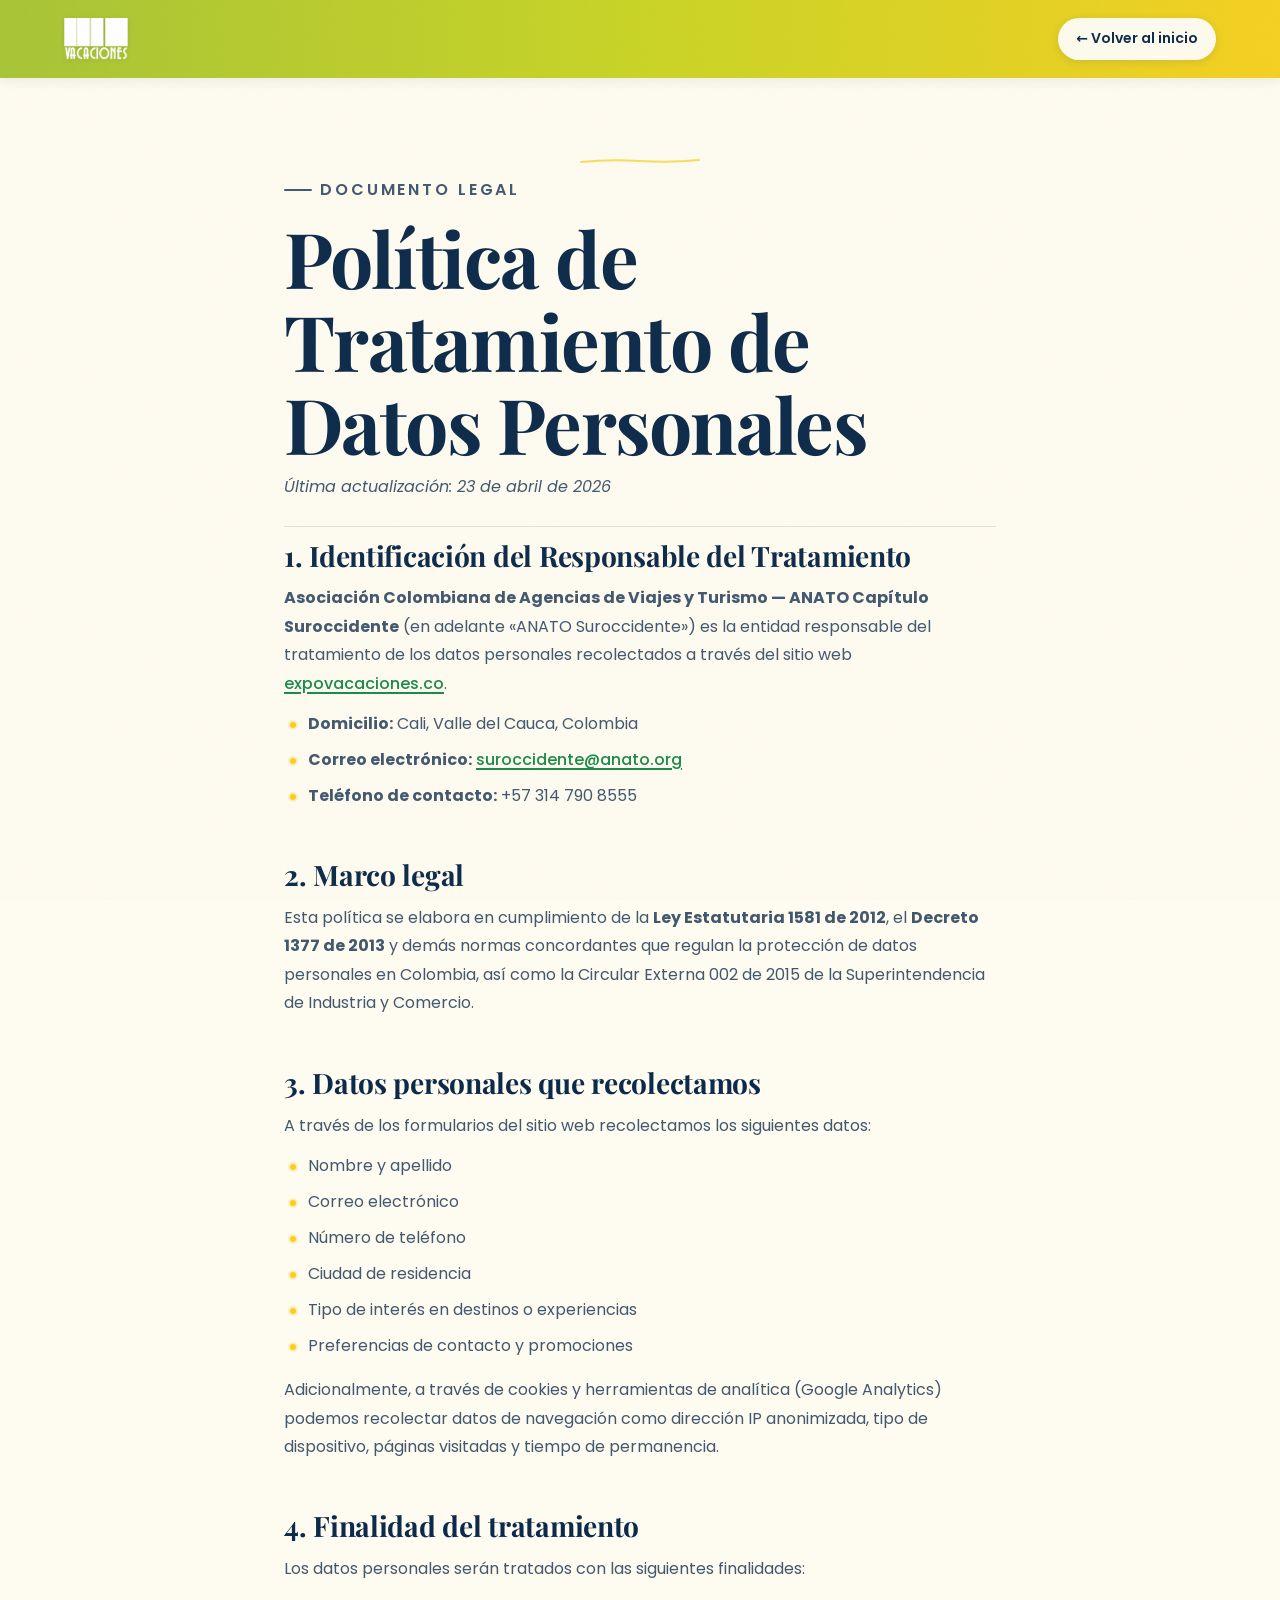
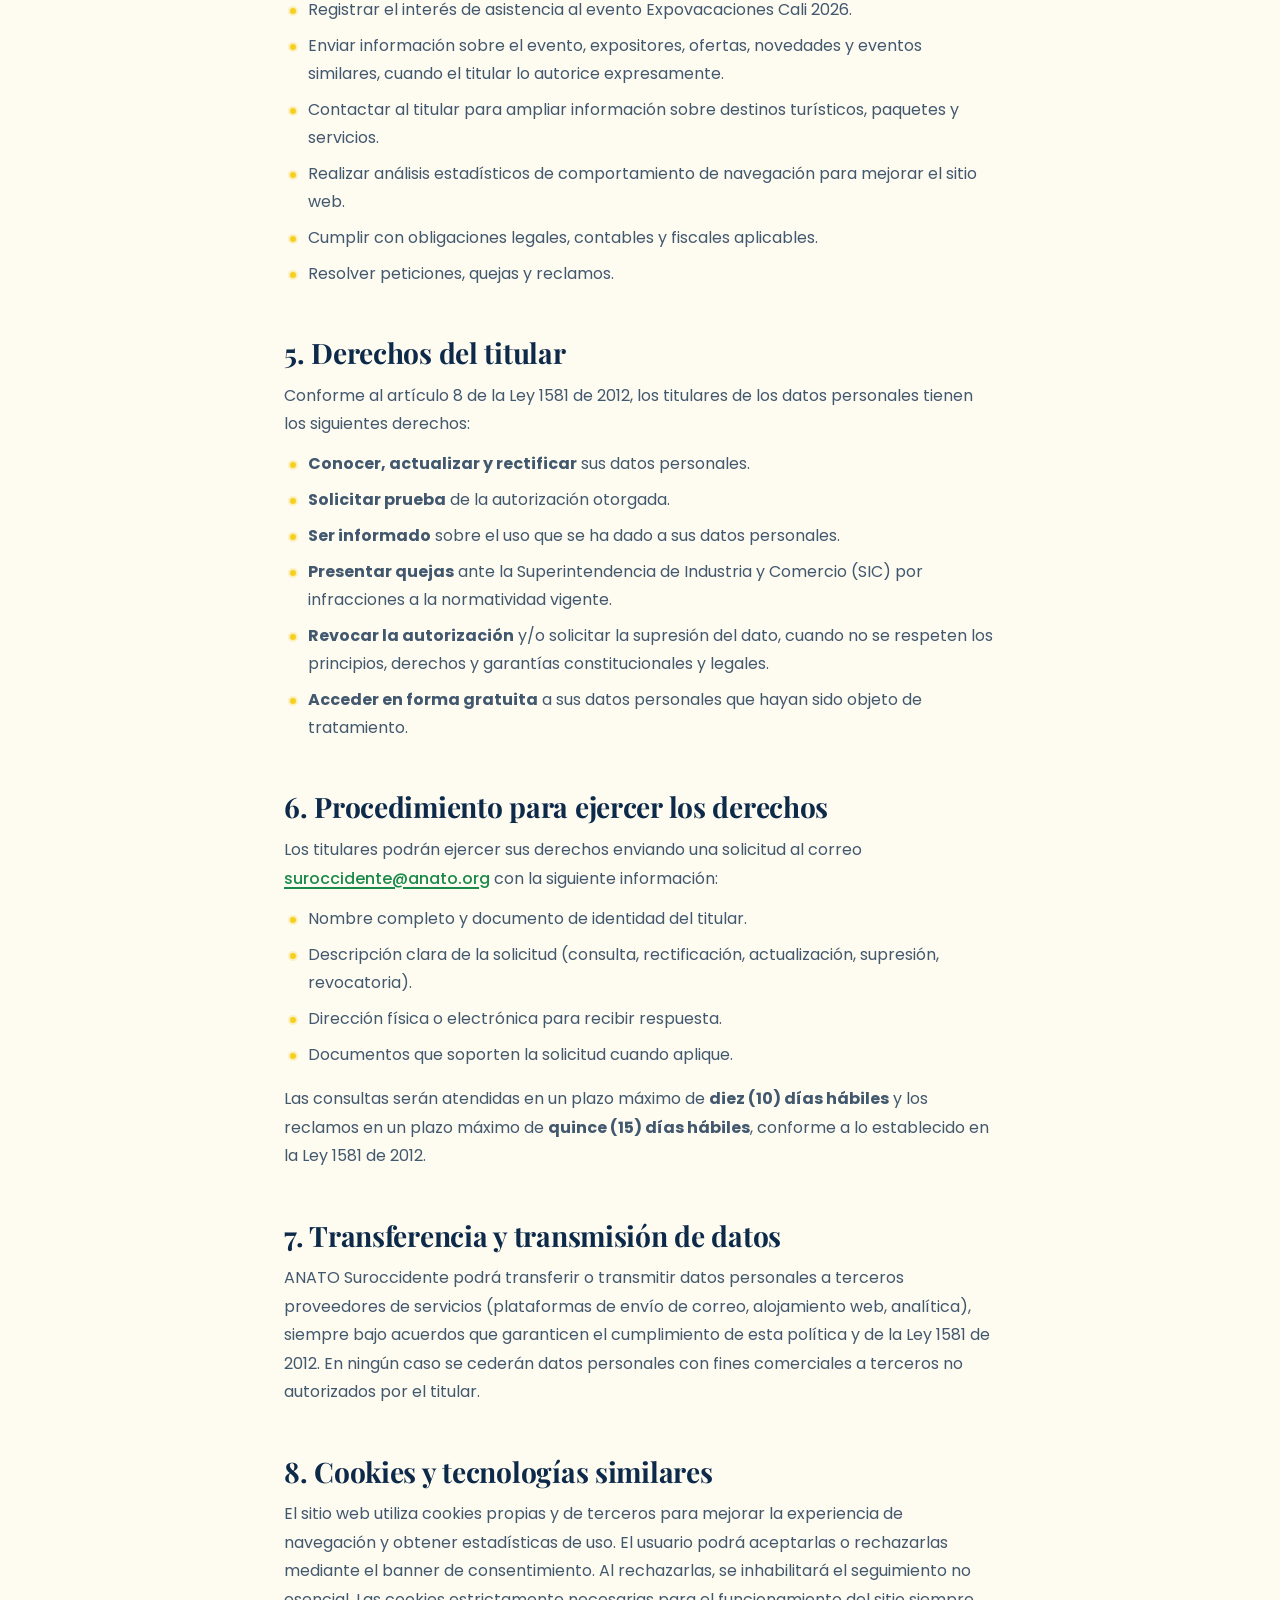
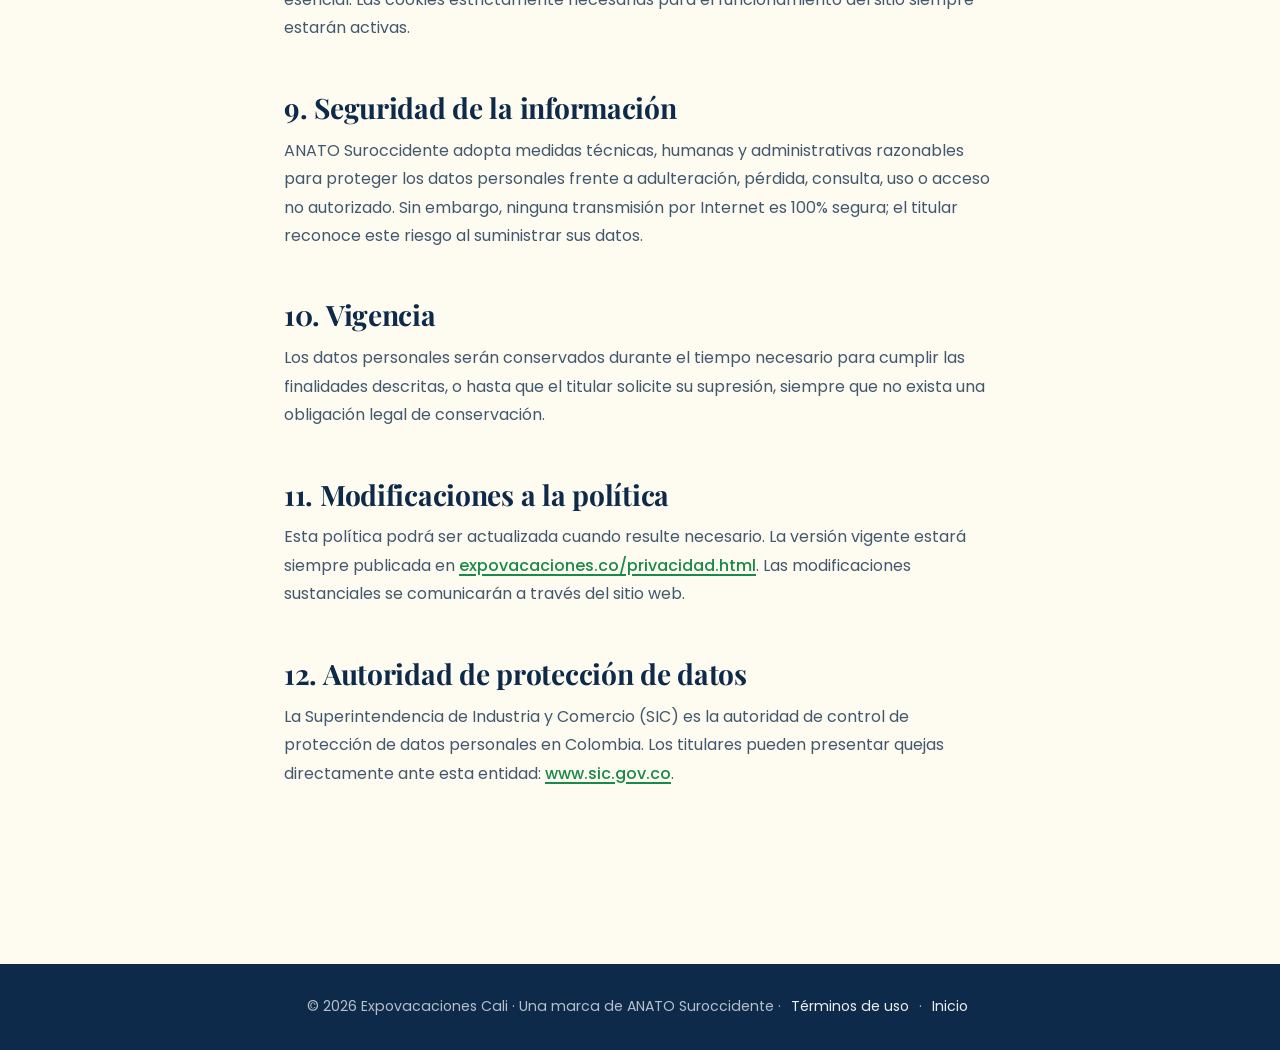
<file: privacidad.html>
<!DOCTYPE html>
<html lang="es">
<head>
    <meta charset="UTF-8">
    <meta name="viewport" content="width=device-width, initial-scale=1.0">
    <title>Política de Privacidad · Expovacaciones Cali 2026</title>
    <meta name="description" content="Política de tratamiento de datos personales de Expovacaciones Cali 2026, conforme a la Ley 1581 de 2012 de Colombia.">
    <meta name="robots" content="index, follow">
    <link rel="canonical" href="https://expovacaciones.co/privacidad.html">
    <link rel="icon" type="image/png" href="assets/expovacaciones-logo.png">
    <link rel="preconnect" href="https://fonts.googleapis.com">
    <link rel="preconnect" href="https://fonts.gstatic.com" crossorigin>
    <link href="https://fonts.googleapis.com/css2?family=Poppins:wght@300;400;500;600;700;800&family=Playfair+Display:ital,wght@0,400;0,700;1,400&display=swap" rel="stylesheet">
    <link rel="stylesheet" href="styles.css">
</head>
<body class="legal-page">
    <header class="legal-header">
        <div class="container legal-header__inner">
            <a href="/" class="legal-header__logo">
                <picture>
                    <source srcset="assets/expovacaciones-logo-blanco.webp" type="image/webp">
                    <img src="assets/expovacaciones-logo-blanco.png" alt="Expovacaciones" height="48">
                </picture>
            </a>
            <a href="/" class="legal-header__back">← Volver al inicio</a>
        </div>
    </header>

    <main class="legal-main">
        <div class="container legal-container">
            <p class="legal-eyebrow">Documento legal</p>
            <h1>Política de Tratamiento de Datos Personales</h1>
            <p class="legal-updated">Última actualización: 23 de abril de 2026</p>

            <section>
                <h2>1. Identificación del Responsable del Tratamiento</h2>
                <p><strong>Asociación Colombiana de Agencias de Viajes y Turismo — ANATO Capítulo Suroccidente</strong> (en adelante «ANATO Suroccidente») es la entidad responsable del tratamiento de los datos personales recolectados a través del sitio web <a href="https://expovacaciones.co">expovacaciones.co</a>.</p>
                <ul class="legal-list">
                    <li><strong>Domicilio:</strong> Cali, Valle del Cauca, Colombia</li>
                    <li><strong>Correo electrónico:</strong> <a href="mailto:suroccidente@anato.org">suroccidente@anato.org</a></li>
                    <li><strong>Teléfono de contacto:</strong> +57 314 790 8555</li>
                </ul>
            </section>

            <section>
                <h2>2. Marco legal</h2>
                <p>Esta política se elabora en cumplimiento de la <strong>Ley Estatutaria 1581 de 2012</strong>, el <strong>Decreto 1377 de 2013</strong> y demás normas concordantes que regulan la protección de datos personales en Colombia, así como la Circular Externa 002 de 2015 de la Superintendencia de Industria y Comercio.</p>
            </section>

            <section>
                <h2>3. Datos personales que recolectamos</h2>
                <p>A través de los formularios del sitio web recolectamos los siguientes datos:</p>
                <ul class="legal-list">
                    <li>Nombre y apellido</li>
                    <li>Correo electrónico</li>
                    <li>Número de teléfono</li>
                    <li>Ciudad de residencia</li>
                    <li>Tipo de interés en destinos o experiencias</li>
                    <li>Preferencias de contacto y promociones</li>
                </ul>
                <p>Adicionalmente, a través de cookies y herramientas de analítica (Google Analytics) podemos recolectar datos de navegación como dirección IP anonimizada, tipo de dispositivo, páginas visitadas y tiempo de permanencia.</p>
            </section>

            <section>
                <h2>4. Finalidad del tratamiento</h2>
                <p>Los datos personales serán tratados con las siguientes finalidades:</p>
                <ul class="legal-list">
                    <li>Registrar el interés de asistencia al evento Expovacaciones Cali 2026.</li>
                    <li>Enviar información sobre el evento, expositores, ofertas, novedades y eventos similares, cuando el titular lo autorice expresamente.</li>
                    <li>Contactar al titular para ampliar información sobre destinos turísticos, paquetes y servicios.</li>
                    <li>Realizar análisis estadísticos de comportamiento de navegación para mejorar el sitio web.</li>
                    <li>Cumplir con obligaciones legales, contables y fiscales aplicables.</li>
                    <li>Resolver peticiones, quejas y reclamos.</li>
                </ul>
            </section>

            <section>
                <h2>5. Derechos del titular</h2>
                <p>Conforme al artículo 8 de la Ley 1581 de 2012, los titulares de los datos personales tienen los siguientes derechos:</p>
                <ul class="legal-list">
                    <li><strong>Conocer, actualizar y rectificar</strong> sus datos personales.</li>
                    <li><strong>Solicitar prueba</strong> de la autorización otorgada.</li>
                    <li><strong>Ser informado</strong> sobre el uso que se ha dado a sus datos personales.</li>
                    <li><strong>Presentar quejas</strong> ante la Superintendencia de Industria y Comercio (SIC) por infracciones a la normatividad vigente.</li>
                    <li><strong>Revocar la autorización</strong> y/o solicitar la supresión del dato, cuando no se respeten los principios, derechos y garantías constitucionales y legales.</li>
                    <li><strong>Acceder en forma gratuita</strong> a sus datos personales que hayan sido objeto de tratamiento.</li>
                </ul>
            </section>

            <section>
                <h2>6. Procedimiento para ejercer los derechos</h2>
                <p>Los titulares podrán ejercer sus derechos enviando una solicitud al correo <a href="mailto:suroccidente@anato.org">suroccidente@anato.org</a> con la siguiente información:</p>
                <ul class="legal-list">
                    <li>Nombre completo y documento de identidad del titular.</li>
                    <li>Descripción clara de la solicitud (consulta, rectificación, actualización, supresión, revocatoria).</li>
                    <li>Dirección física o electrónica para recibir respuesta.</li>
                    <li>Documentos que soporten la solicitud cuando aplique.</li>
                </ul>
                <p>Las consultas serán atendidas en un plazo máximo de <strong>diez (10) días hábiles</strong> y los reclamos en un plazo máximo de <strong>quince (15) días hábiles</strong>, conforme a lo establecido en la Ley 1581 de 2012.</p>
            </section>

            <section>
                <h2>7. Transferencia y transmisión de datos</h2>
                <p>ANATO Suroccidente podrá transferir o transmitir datos personales a terceros proveedores de servicios (plataformas de envío de correo, alojamiento web, analítica), siempre bajo acuerdos que garanticen el cumplimiento de esta política y de la Ley 1581 de 2012. En ningún caso se cederán datos personales con fines comerciales a terceros no autorizados por el titular.</p>
            </section>

            <section>
                <h2>8. Cookies y tecnologías similares</h2>
                <p>El sitio web utiliza cookies propias y de terceros para mejorar la experiencia de navegación y obtener estadísticas de uso. El usuario podrá aceptarlas o rechazarlas mediante el banner de consentimiento. Al rechazarlas, se inhabilitará el seguimiento no esencial. Las cookies estrictamente necesarias para el funcionamiento del sitio siempre estarán activas.</p>
            </section>

            <section>
                <h2>9. Seguridad de la información</h2>
                <p>ANATO Suroccidente adopta medidas técnicas, humanas y administrativas razonables para proteger los datos personales frente a adulteración, pérdida, consulta, uso o acceso no autorizado. Sin embargo, ninguna transmisión por Internet es 100% segura; el titular reconoce este riesgo al suministrar sus datos.</p>
            </section>

            <section>
                <h2>10. Vigencia</h2>
                <p>Los datos personales serán conservados durante el tiempo necesario para cumplir las finalidades descritas, o hasta que el titular solicite su supresión, siempre que no exista una obligación legal de conservación.</p>
            </section>

            <section>
                <h2>11. Modificaciones a la política</h2>
                <p>Esta política podrá ser actualizada cuando resulte necesario. La versión vigente estará siempre publicada en <a href="https://expovacaciones.co/privacidad.html">expovacaciones.co/privacidad.html</a>. Las modificaciones sustanciales se comunicarán a través del sitio web.</p>
            </section>

            <section>
                <h2>12. Autoridad de protección de datos</h2>
                <p>La Superintendencia de Industria y Comercio (SIC) es la autoridad de control de protección de datos personales en Colombia. Los titulares pueden presentar quejas directamente ante esta entidad: <a href="https://www.sic.gov.co" target="_blank" rel="noopener">www.sic.gov.co</a>.</p>
            </section>
        </div>
    </main>

    <footer class="legal-footer">
        <div class="container">
            <p>&copy; 2026 Expovacaciones Cali · Una marca de ANATO Suroccidente · <a href="terminos.html">Términos de uso</a> · <a href="/">Inicio</a></p>
        </div>
    </footer>
</body>
</html>
</file>
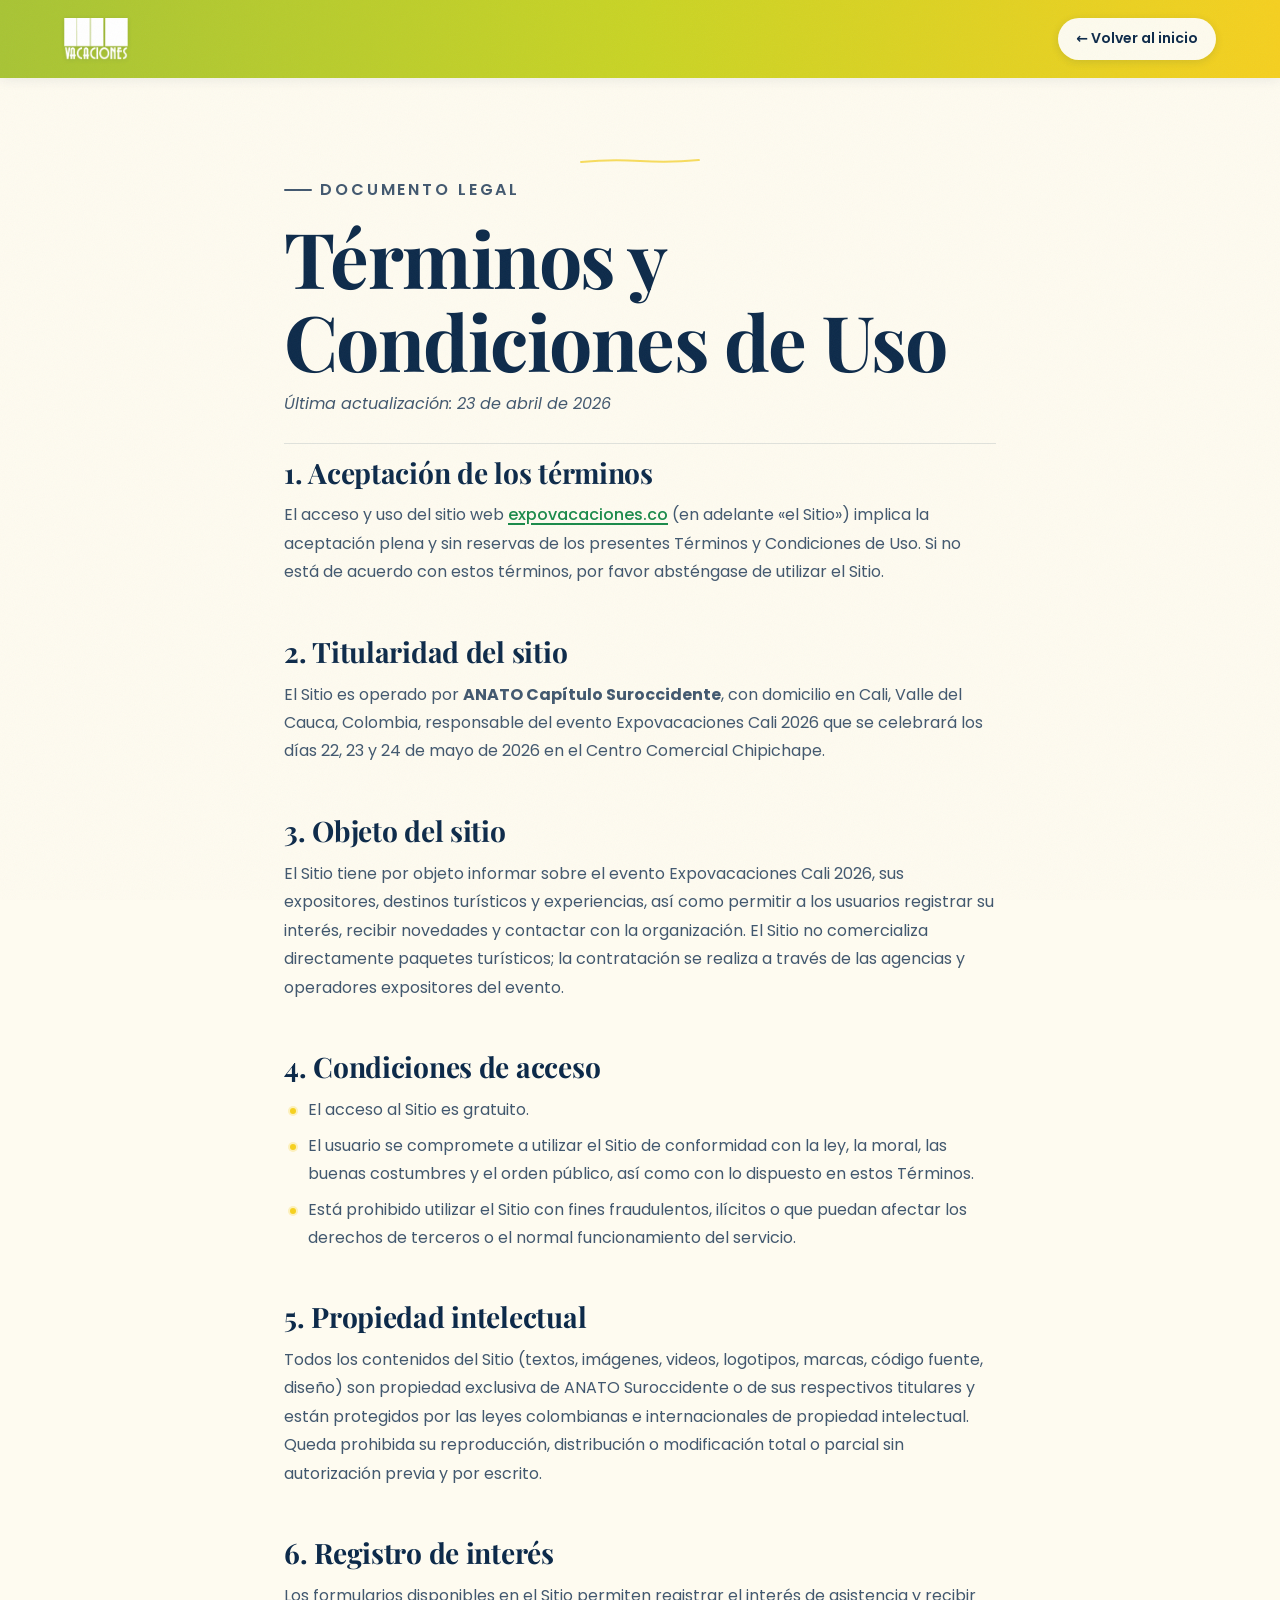
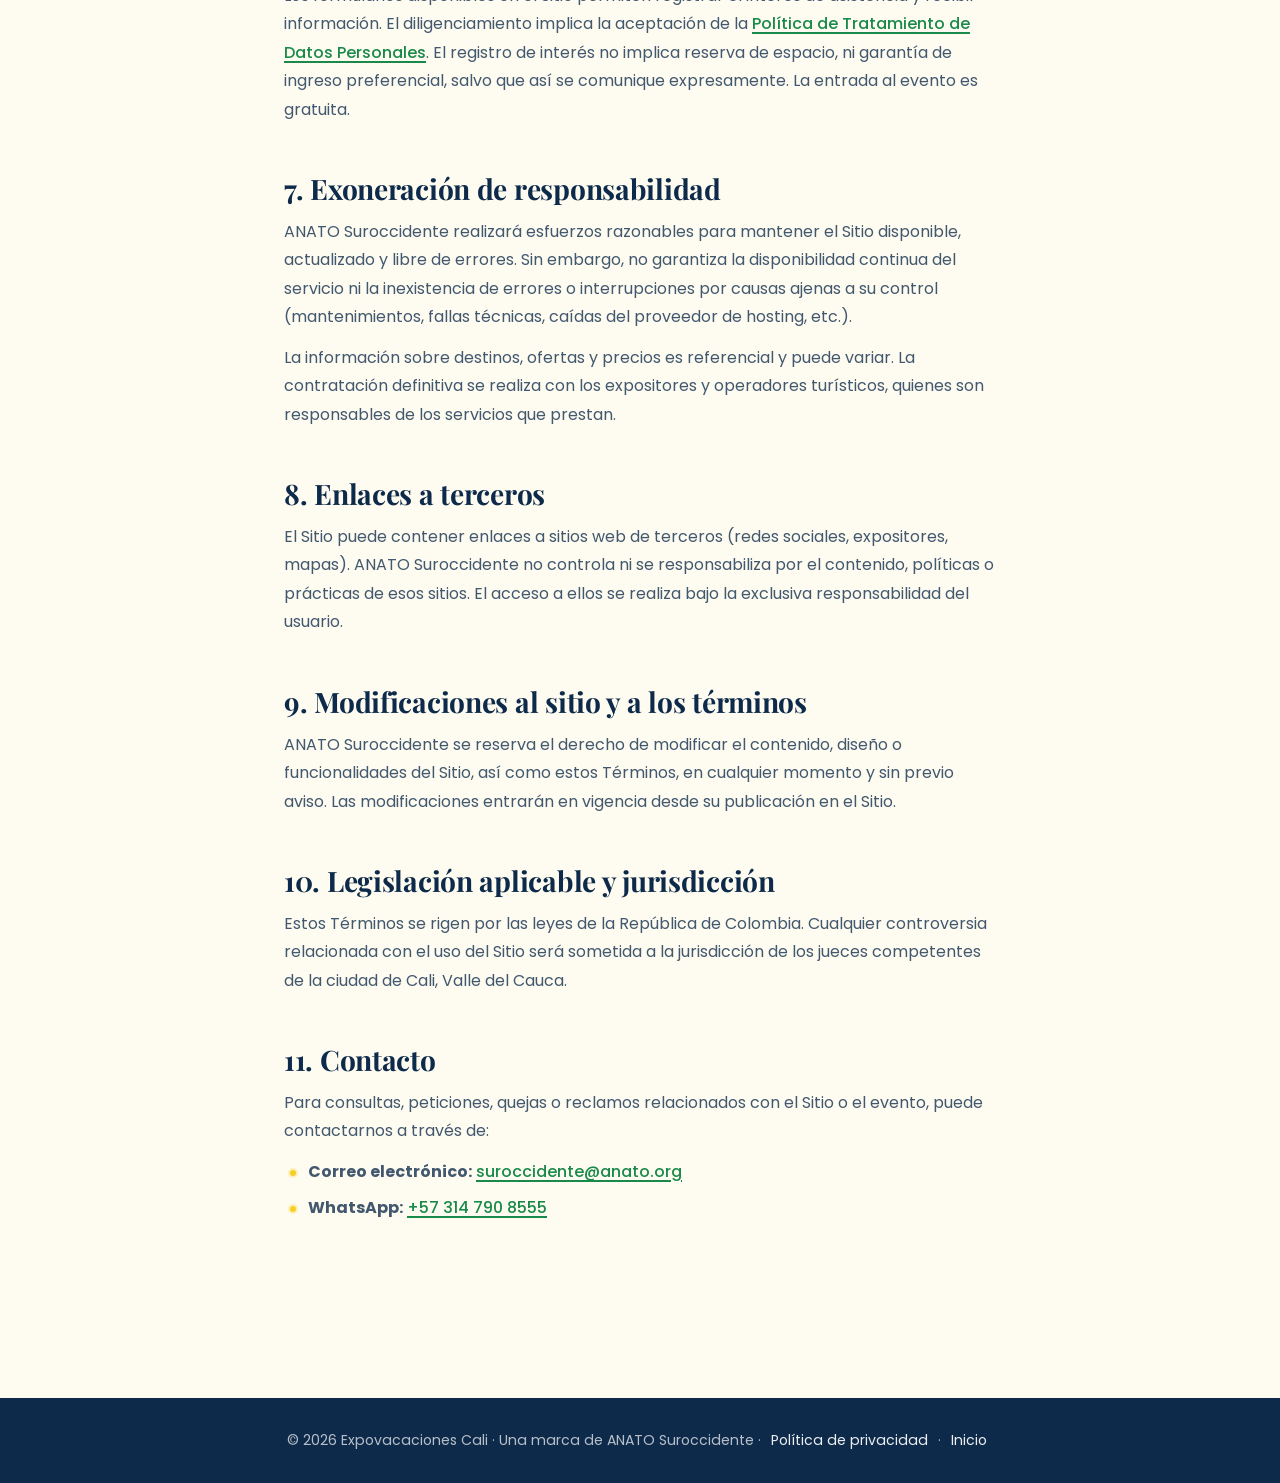
<file: terminos.html>
<!DOCTYPE html>
<html lang="es">
<head>
    <meta charset="UTF-8">
    <meta name="viewport" content="width=device-width, initial-scale=1.0">
    <title>Términos de Uso · Expovacaciones Cali 2026</title>
    <meta name="description" content="Términos y condiciones de uso del sitio web Expovacaciones Cali 2026 — ANATO Suroccidente.">
    <meta name="robots" content="index, follow">
    <link rel="canonical" href="https://expovacaciones.co/terminos.html">
    <link rel="icon" type="image/png" href="assets/expovacaciones-logo.png">
    <link rel="preconnect" href="https://fonts.googleapis.com">
    <link rel="preconnect" href="https://fonts.gstatic.com" crossorigin>
    <link href="https://fonts.googleapis.com/css2?family=Poppins:wght@300;400;500;600;700;800&family=Playfair+Display:ital,wght@0,400;0,700;1,400&display=swap" rel="stylesheet">
    <link rel="stylesheet" href="styles.css">
</head>
<body class="legal-page">
    <header class="legal-header">
        <div class="container legal-header__inner">
            <a href="/" class="legal-header__logo">
                <picture>
                    <source srcset="assets/expovacaciones-logo-blanco.webp" type="image/webp">
                    <img src="assets/expovacaciones-logo-blanco.png" alt="Expovacaciones" height="48">
                </picture>
            </a>
            <a href="/" class="legal-header__back">← Volver al inicio</a>
        </div>
    </header>

    <main class="legal-main">
        <div class="container legal-container">
            <p class="legal-eyebrow">Documento legal</p>
            <h1>Términos y Condiciones de Uso</h1>
            <p class="legal-updated">Última actualización: 23 de abril de 2026</p>

            <section>
                <h2>1. Aceptación de los términos</h2>
                <p>El acceso y uso del sitio web <a href="https://expovacaciones.co">expovacaciones.co</a> (en adelante «el Sitio») implica la aceptación plena y sin reservas de los presentes Términos y Condiciones de Uso. Si no está de acuerdo con estos términos, por favor absténgase de utilizar el Sitio.</p>
            </section>

            <section>
                <h2>2. Titularidad del sitio</h2>
                <p>El Sitio es operado por <strong>ANATO Capítulo Suroccidente</strong>, con domicilio en Cali, Valle del Cauca, Colombia, responsable del evento Expovacaciones Cali 2026 que se celebrará los días 22, 23 y 24 de mayo de 2026 en el Centro Comercial Chipichape.</p>
            </section>

            <section>
                <h2>3. Objeto del sitio</h2>
                <p>El Sitio tiene por objeto informar sobre el evento Expovacaciones Cali 2026, sus expositores, destinos turísticos y experiencias, así como permitir a los usuarios registrar su interés, recibir novedades y contactar con la organización. El Sitio no comercializa directamente paquetes turísticos; la contratación se realiza a través de las agencias y operadores expositores del evento.</p>
            </section>

            <section>
                <h2>4. Condiciones de acceso</h2>
                <ul class="legal-list">
                    <li>El acceso al Sitio es gratuito.</li>
                    <li>El usuario se compromete a utilizar el Sitio de conformidad con la ley, la moral, las buenas costumbres y el orden público, así como con lo dispuesto en estos Términos.</li>
                    <li>Está prohibido utilizar el Sitio con fines fraudulentos, ilícitos o que puedan afectar los derechos de terceros o el normal funcionamiento del servicio.</li>
                </ul>
            </section>

            <section>
                <h2>5. Propiedad intelectual</h2>
                <p>Todos los contenidos del Sitio (textos, imágenes, videos, logotipos, marcas, código fuente, diseño) son propiedad exclusiva de ANATO Suroccidente o de sus respectivos titulares y están protegidos por las leyes colombianas e internacionales de propiedad intelectual. Queda prohibida su reproducción, distribución o modificación total o parcial sin autorización previa y por escrito.</p>
            </section>

            <section>
                <h2>6. Registro de interés</h2>
                <p>Los formularios disponibles en el Sitio permiten registrar el interés de asistencia y recibir información. El diligenciamiento implica la aceptación de la <a href="privacidad.html">Política de Tratamiento de Datos Personales</a>. El registro de interés no implica reserva de espacio, ni garantía de ingreso preferencial, salvo que así se comunique expresamente. La entrada al evento es gratuita.</p>
            </section>

            <section>
                <h2>7. Exoneración de responsabilidad</h2>
                <p>ANATO Suroccidente realizará esfuerzos razonables para mantener el Sitio disponible, actualizado y libre de errores. Sin embargo, no garantiza la disponibilidad continua del servicio ni la inexistencia de errores o interrupciones por causas ajenas a su control (mantenimientos, fallas técnicas, caídas del proveedor de hosting, etc.).</p>
                <p>La información sobre destinos, ofertas y precios es referencial y puede variar. La contratación definitiva se realiza con los expositores y operadores turísticos, quienes son responsables de los servicios que prestan.</p>
            </section>

            <section>
                <h2>8. Enlaces a terceros</h2>
                <p>El Sitio puede contener enlaces a sitios web de terceros (redes sociales, expositores, mapas). ANATO Suroccidente no controla ni se responsabiliza por el contenido, políticas o prácticas de esos sitios. El acceso a ellos se realiza bajo la exclusiva responsabilidad del usuario.</p>
            </section>

            <section>
                <h2>9. Modificaciones al sitio y a los términos</h2>
                <p>ANATO Suroccidente se reserva el derecho de modificar el contenido, diseño o funcionalidades del Sitio, así como estos Términos, en cualquier momento y sin previo aviso. Las modificaciones entrarán en vigencia desde su publicación en el Sitio.</p>
            </section>

            <section>
                <h2>10. Legislación aplicable y jurisdicción</h2>
                <p>Estos Términos se rigen por las leyes de la República de Colombia. Cualquier controversia relacionada con el uso del Sitio será sometida a la jurisdicción de los jueces competentes de la ciudad de Cali, Valle del Cauca.</p>
            </section>

            <section>
                <h2>11. Contacto</h2>
                <p>Para consultas, peticiones, quejas o reclamos relacionados con el Sitio o el evento, puede contactarnos a través de:</p>
                <ul class="legal-list">
                    <li><strong>Correo electrónico:</strong> <a href="mailto:suroccidente@anato.org">suroccidente@anato.org</a></li>
                    <li><strong>WhatsApp:</strong> <a href="https://wa.me/573147908555" target="_blank" rel="noopener">+57 314 790 8555</a></li>
                </ul>
            </section>
        </div>
    </main>

    <footer class="legal-footer">
        <div class="container">
            <p>&copy; 2026 Expovacaciones Cali · Una marca de ANATO Suroccidente · <a href="privacidad.html">Política de privacidad</a> · <a href="/">Inicio</a></p>
        </div>
    </footer>
</body>
</html>
</file>
<file: styles.css>
/* ============================================
   EXPOVACACIONES CALI 2026
   Brand Colors: #2c3d6b #f9167e #eab818 #545453
   ============================================ */

:root {
    /* ExpoVacaciones 2026 Brand Palette — Tropical, vibrant, vacation-inspired */
    --brand-azul: #2c3d6b;
    --brand-magenta: #f9167e;
    --brand-amarillo: #eab818;
    --brand-gris: #545453;
    --brand-verde: #1a8a4a;
    --brand-verde-lima: #a8c435;
    --brand-verde-lima-dark: #8ba327;
    --brand-naranja: #F28C28;
    --brand-amarillo-bright: #f5d020;
    --brand-amarillo-soft: #fbe78a;
    /* Functional aliases */
    --midnight: #1A1A1C;
    --midnight-light: #2C2C2E;
    --gold: var(--brand-amarillo);
    --gold-light: #f0cc4a;
    --gold-dark: #c99a10;
    --magenta: var(--brand-magenta);
    --magenta-dark: #d01068;
    --coral: var(--brand-naranja);
    --ocean-blue: var(--brand-azul);
    --turquoise: #30D5C8;
    --sunset-orange: var(--brand-naranja);
    --verde: var(--brand-verde);
    --verde-dark: #14703c;
    --verde-light: #22a85c;
    --gris: rgba(0,0,0,0.55);
    --gris-light: rgba(0,0,0,0.35);
    /* Legacy aliases */
    --azul: var(--brand-azul);
    --azul-dark: #1e2c52;
    --azul-light: #3d5290;
    --amarillo: var(--brand-amarillo);
    --amarillo-dark: var(--gold-dark);
    --teal: var(--turquoise);
    --teal-dark: #28B5A9;
    --teal-light: #5CE6DA;
    --sand: #FFF8EE;
    --sand-dark: #F5EDE3;
    --ocean: var(--brand-azul);
    --ocean-light: var(--azul-light);
    --seafoam: #F0F4F3;
    --palm: var(--verde);
    --sunset: var(--brand-naranja);
    --lagoon: var(--ocean-blue);
    --tropics: var(--brand-azul);
    /* Base */
    --blanco: #FFFFFF;
    --offwhite: #FFFCF5;
    --cream: #FFFDF8;
    --negro: #1D1D1F;
    --radius: 16px;
    --radius-lg: 20px;
    --shadow: 0 1px 3px rgba(0,0,0,0.08), 0 1px 2px rgba(0,0,0,0.04);
    --shadow-lg: 0 4px 12px rgba(0,0,0,0.08), 0 1px 3px rgba(0,0,0,0.04);
    --shadow-xl: 0 12px 40px rgba(0,0,0,0.12), 0 4px 12px rgba(0,0,0,0.06);
    --transition: 0.3s cubic-bezier(0.25, 0.1, 0.25, 1);
    --transition-spring: 0.5s cubic-bezier(0.175, 0.885, 0.32, 1.275);
    --glass-bg: rgba(255, 255, 255, 0.72);
    --glass-border: 0.5px solid rgba(255, 255, 255, 0.18);
    --glass-blur: blur(20px) saturate(180%);
    --glass-dark: rgba(30, 30, 30, 0.72);
    --glow-magenta: 0 0 20px rgba(249, 22, 126, 0.3);
    --glow-teal: 0 0 20px rgba(48, 213, 200, 0.3);

    /* ============================================
       SISTEMA DE DISEÑO UNIFICADO 2026
       Editorial Tropical + Hand-drawn
       ============================================ */
    /* Tipografías */
    --font-display: 'Playfair Display', Georgia, 'Times New Roman', serif;
    --font-body: 'Poppins', -apple-system, BlinkMacSystemFont, 'SF Pro Text', system-ui, sans-serif;
    --font-script: 'Caveat', 'Brush Script MT', cursive, sans-serif;

    /* Paleta editorial unificada */
    --ink: #0d2a4a;            /* navy texto principal */
    --ink-soft: rgba(13, 42, 74, 0.78);
    --ink-muted: rgba(13, 42, 74, 0.55);
    --paper: #fefbf0;          /* cream base */
    --paper-warm: #fff7d9;     /* cream cálido */
    --highlight: #f5d020;      /* amarillo destacado */
    --highlight-deep: #c89b1d; /* gold acentos */
    --leaf: #a8c435;           /* lima */
    --leaf-deep: #1a8a4a;      /* verde profundo */
    --coral-warm: #f5844a;     /* coral cálido */
    --rose: #ed4a7d;           /* rosa magenta */

    /* Jerarquía tipográfica fluida */
    --fs-kicker: clamp(0.78rem, 0.9vw, 0.92rem);
    --fs-dek: clamp(1.05rem, 1.3vw, 1.25rem);
    --fs-h2: clamp(2rem, 4.5vw, 3.4rem);
    --fs-h1: clamp(2.6rem, 6vw, 4.8rem);
    --fs-script-accent: clamp(2.2rem, 4.5vw, 4rem);

    /* Espaciado rítmico (escala 4) */
    --space-1: 4px;
    --space-2: 8px;
    --space-3: 12px;
    --space-4: 16px;
    --space-5: 24px;
    --space-6: 32px;
    --space-7: 48px;
    --space-8: 64px;
    --space-9: 96px;
    --space-10: 128px;

    /* Border radius rítmico */
    --r-sm: 8px;
    --r-md: 16px;
    --r-lg: 24px;
    --r-xl: 32px;
    --r-pill: 999px;

    /* Sombras editorial */
    --shadow-soft: 0 4px 16px rgba(13, 42, 74, 0.08);
    --shadow-card: 0 12px 32px rgba(13, 42, 74, 0.12);
    --shadow-deep: 0 24px 60px rgba(13, 42, 74, 0.18);

    /* Easings */
    --ease-out: cubic-bezier(0.22, 1, 0.36, 1);
    --ease-spring: cubic-bezier(0.34, 1.56, 0.64, 1);
}

/* RESET */
*, *::before, *::after {
    margin: 0;
    padding: 0;
    box-sizing: border-box;
}

html {
    scroll-padding-top: 80px;
}

/* ===== Typing animation (slogan) ===== */
.typing {
    position: relative;
}

.typing-cursor {
    display: inline-block;
    margin-left: 3px;
    font-weight: 300;
    color: currentColor;
    animation: cursorBlink 0.9s steps(2, start) infinite;
}

.typing-cursor--done {
    animation: cursorBlink 0.9s steps(2, start) infinite;
    opacity: 0.65;
}

@keyframes cursorBlink {
    to { opacity: 0; }
}

/* ===== Split text letter reveal ===== */
.split-char {
    display: inline-block;
    opacity: 0;
    transform: translateY(0.5em);
    filter: blur(6px);
    transition: opacity 0.55s cubic-bezier(0.22, 1, 0.36, 1),
                transform 0.7s cubic-bezier(0.22, 1, 0.36, 1),
                filter 0.4s ease;
    will-change: opacity, transform, filter;
}

.split-char.split-space {
    width: 0.25em;
}

.split-ready .split-char.visible {
    opacity: 1;
    transform: translateY(0) rotateX(0);
    filter: blur(0);
}

@media (prefers-reduced-motion: reduce) {
    .split-char {
        opacity: 1 !important;
        transform: none !important;
        filter: none !important;
    }
}

/* ===== Clip-path image reveal on scroll ===== */
.clip-reveal {
    clip-path: polygon(0 100%, 100% 100%, 100% 100%, 0 100%);
    transition: clip-path 1s cubic-bezier(0.76, 0, 0.24, 1);
}

.clip-reveal.visible {
    clip-path: polygon(0 0, 100% 0, 100% 100%, 0 100%);
}

@media (prefers-reduced-motion: reduce) {
    .clip-reveal { clip-path: none; }
}

/* ===== Testimonials ===== */
.testimonials {
    padding: 100px 0 120px;
    background: linear-gradient(180deg, #fefbf0 0%, #fff7d9 50%, #fefbf0 100%);
    position: relative;
    overflow: hidden;
}

.testimonials::before {
    content: '';
    position: absolute;
    top: -20%;
    left: -10%;
    width: 500px;
    height: 500px;
    background: radial-gradient(circle, rgba(26, 138, 74, 0.06) 0%, transparent 65%);
    border-radius: 50%;
    pointer-events: none;
}

.testimonials::after {
    content: '';
    position: absolute;
    bottom: -20%;
    right: -10%;
    width: 500px;
    height: 500px;
    background: radial-gradient(circle, rgba(249, 22, 126, 0.05) 0%, transparent 65%);
    border-radius: 50%;
    pointer-events: none;
}

.testimonials .section-header__title em {
    font-family: 'Playfair Display', serif;
    font-style: italic;
    font-weight: 700;
    color: var(--brand-verde);
}

.testimonials__grid {
    display: grid;
    grid-template-columns: repeat(3, 1fr);
    gap: 28px;
    max-width: 1100px;
    margin: 0 auto;
}

.testimonial {
    background: #fff;
    border: 0.5px solid rgba(0, 0, 0, 0.05);
    border-radius: var(--radius-lg);
    padding: 32px;
    box-shadow: 0 4px 24px rgba(0, 0, 0, 0.04);
    display: flex;
    flex-direction: column;
    gap: 20px;
    position: relative;
    transition: transform 0.35s ease, box-shadow 0.35s ease;
}

.testimonial:hover {
    transform: translateY(-6px);
    box-shadow: 0 16px 50px rgba(0, 0, 0, 0.1);
}

.testimonial--featured {
    background: linear-gradient(165deg, var(--brand-verde) 0%, #14703c 100%);
    color: #fff;
    border: none;
    box-shadow: 0 12px 40px rgba(26, 138, 74, 0.25);
}

.testimonial--featured .testimonial__quote {
    color: rgba(255, 255, 255, 0.95);
}

.testimonial--featured .testimonial__info strong {
    color: #fff;
}

.testimonial--featured .testimonial__info span {
    color: rgba(255, 255, 255, 0.7);
}

.testimonial__stars {
    display: flex;
    gap: 2px;
    color: var(--brand-amarillo);
}

.testimonial--featured .testimonial__stars {
    color: #ffd84a;
}

.testimonial__quote {
    font-family: 'Playfair Display', serif;
    font-size: 1.08rem;
    line-height: 1.55;
    color: var(--negro);
    font-weight: 400;
    flex: 1;
    font-style: italic;
    position: relative;
}

.testimonial__quote::before {
    content: '"';
    font-size: 3.5rem;
    line-height: 0.8;
    color: var(--brand-verde);
    position: absolute;
    top: -10px;
    left: -6px;
    opacity: 0.25;
    font-family: 'Playfair Display', serif;
}

.testimonial--featured .testimonial__quote::before {
    color: var(--brand-amarillo);
    opacity: 0.4;
}

.testimonial__author {
    display: flex;
    align-items: center;
    gap: 14px;
    padding-top: 18px;
    border-top: 0.5px solid rgba(0, 0, 0, 0.08);
}

.testimonial--featured .testimonial__author {
    border-top-color: rgba(255, 255, 255, 0.18);
}

.testimonial__avatar {
    flex-shrink: 0;
    width: 48px;
    height: 48px;
    border-radius: 50%;
    display: inline-flex;
    align-items: center;
    justify-content: center;
    color: #fff;
    font-weight: 700;
    font-size: 1rem;
    letter-spacing: 0.02em;
    box-shadow: 0 2px 8px rgba(0, 0, 0, 0.15);
}

.testimonial__info {
    display: flex;
    flex-direction: column;
    gap: 2px;
}

.testimonial__info strong {
    font-size: 0.95rem;
    font-weight: 700;
    color: var(--negro);
    letter-spacing: -0.01em;
}

.testimonial__info span {
    font-size: 0.8rem;
    color: var(--gris);
}

@media (max-width: 1024px) {
    .testimonials {
        padding: 80px 0;
    }
    .testimonials__grid {
        grid-template-columns: 1fr;
        max-width: 540px;
        gap: 20px;
    }
}

@media (max-width: 480px) {
    .testimonials {
        padding: 60px 0;
    }
    .testimonial {
        padding: 24px 22px;
    }
    .testimonial__quote {
        font-size: 1rem;
    }
}

/* ===== Lightbox (gallery zoom) ===== */
.lightbox {
    position: fixed;
    inset: 0;
    z-index: 10001;
    background: rgba(10, 12, 20, 0.92);
    backdrop-filter: blur(16px) saturate(150%);
    -webkit-backdrop-filter: blur(16px) saturate(150%);
    display: flex;
    align-items: center;
    justify-content: center;
    opacity: 0;
    pointer-events: none;
    transition: opacity 0.35s cubic-bezier(0.22, 1, 0.36, 1);
}

.lightbox.open {
    opacity: 1;
    pointer-events: auto;
}

.lightbox__content {
    max-width: 92vw;
    max-height: 82vh;
    display: flex;
    align-items: center;
    justify-content: center;
}

.lightbox__image {
    max-width: 100%;
    max-height: 82vh;
    width: auto;
    height: auto;
    display: block;
    border-radius: 8px;
    box-shadow: 0 24px 80px rgba(0, 0, 0, 0.5);
    opacity: 0;
    transform: scale(0.96);
    transition: opacity 0.35s ease, transform 0.4s cubic-bezier(0.22, 1, 0.36, 1);
}

.lightbox.open .lightbox__image {
    opacity: 1;
    transform: scale(1);
}

.lightbox__close,
.lightbox__nav {
    position: absolute;
    background: rgba(255, 255, 255, 0.12);
    backdrop-filter: blur(12px);
    -webkit-backdrop-filter: blur(12px);
    border: 0.5px solid rgba(255, 255, 255, 0.18);
    color: #fff;
    border-radius: 50%;
    display: inline-flex;
    align-items: center;
    justify-content: center;
    cursor: pointer;
    transition: background 0.2s ease, transform 0.2s ease;
    padding: 0;
}

.lightbox__close:hover,
.lightbox__nav:hover {
    background: rgba(255, 255, 255, 0.22);
    transform: scale(1.08);
}

.lightbox__close {
    top: 20px;
    right: 20px;
    width: 48px;
    height: 48px;
}

.lightbox__nav {
    top: 50%;
    transform: translateY(-50%);
    width: 56px;
    height: 56px;
}

.lightbox__nav:hover {
    transform: translateY(-50%) scale(1.08);
}

.lightbox__nav--prev { left: 24px; }
.lightbox__nav--next { right: 24px; }

.lightbox__counter {
    position: absolute;
    bottom: 24px;
    left: 50%;
    transform: translateX(-50%);
    color: rgba(255, 255, 255, 0.75);
    font-size: 0.85rem;
    font-weight: 500;
    letter-spacing: 0.05em;
    padding: 8px 16px;
    background: rgba(255, 255, 255, 0.08);
    border-radius: 100px;
    backdrop-filter: blur(12px);
    -webkit-backdrop-filter: blur(12px);
}

.gallery__item {
    cursor: zoom-in;
}

@media (max-width: 768px) {
    .lightbox__close {
        top: 16px;
        right: 16px;
        width: 44px;
        height: 44px;
    }
    .lightbox__nav {
        width: 44px;
        height: 44px;
    }
    .lightbox__nav--prev { left: 12px; }
    .lightbox__nav--next { right: 12px; }
    .lightbox__counter {
        bottom: 16px;
        font-size: 0.78rem;
    }
}

/* ===== Sticky CTA bottom bar (mobile only) ===== */
.sticky-cta {
    position: fixed;
    bottom: 0;
    left: 0;
    right: 0;
    padding: 10px 12px calc(10px + env(safe-area-inset-bottom, 0px));
    background: rgba(255, 255, 255, 0.96);
    backdrop-filter: blur(24px) saturate(180%);
    -webkit-backdrop-filter: blur(24px) saturate(180%);
    border-top: 0.5px solid rgba(0, 0, 0, 0.08);
    box-shadow: 0 -6px 24px rgba(0, 0, 0, 0.08);
    display: flex;
    gap: 10px;
    z-index: 998;
    transform: translateY(100%);
    transition: transform 0.4s cubic-bezier(0.22, 1, 0.36, 1);
}

.sticky-cta.visible {
    transform: translateY(0);
}

.sticky-cta__primary {
    flex: 1;
    display: inline-flex;
    align-items: center;
    justify-content: center;
    gap: 8px;
    padding: 14px 18px;
    background: var(--brand-verde);
    color: #fff;
    font-weight: 700;
    font-size: 0.95rem;
    border-radius: 980px;
    letter-spacing: -0.01em;
    box-shadow: 0 4px 14px rgba(26, 138, 74, 0.35);
    transition: transform 0.15s ease;
}

.sticky-cta__primary:active {
    transform: scale(0.97);
}

.sticky-cta__wa {
    flex-shrink: 0;
    width: 48px;
    height: 48px;
    display: inline-flex;
    align-items: center;
    justify-content: center;
    background: #25D366;
    color: #fff;
    border-radius: 50%;
    transition: transform 0.15s ease;
    box-shadow: 0 4px 14px rgba(37, 211, 102, 0.35);
}

.sticky-cta__wa:active {
    transform: scale(0.92);
}

@media (min-width: 1024px) {
    .sticky-cta { display: none; }
}

/* Hide WhatsApp float when sticky bar is visible (mobile) */
@media (max-width: 1023px) {
    body.sticky-cta-active .whatsapp-float {
        transform: scale(0);
        opacity: 0;
        pointer-events: none;
    }
}

/* ===== Stories: Sticky Scroll Storytelling ===== */
.stories {
    padding: 100px 0 120px;
    background: linear-gradient(180deg, #fefbf0 0%, #fff7d9 50%, #fefbf0 100%);
    position: relative;
    overflow: hidden;
}

.stories::before {
    content: '';
    position: absolute;
    top: -30%;
    right: -10%;
    width: 600px;
    height: 600px;
    background: radial-gradient(circle, rgba(242, 140, 40, 0.08) 0%, transparent 65%);
    border-radius: 50%;
    pointer-events: none;
}

.stories__header {
    text-align: center;
    margin-bottom: 80px;
    max-width: 720px;
    margin-left: auto;
    margin-right: auto;
}

.stories__header .section-header__tag {
    display: inline-block;
}

.stories__header .section-header__title em {
    font-family: 'Caveat', cursive;
    font-style: normal;
    font-weight: 700;
    color: #c89b1d;
    font-size: 1.5em;
    line-height: 0.9;
    display: inline-block;
    transform: translateY(0.06em) rotate(-2deg);
}

.stories__grid {
    display: grid;
    grid-template-columns: 1fr 1fr;
    gap: 80px;
    align-items: stretch;
    min-height: 540px;
}

.stories__text {
    position: relative;
    min-height: 420px;
    display: flex;
    align-items: center;
}

.story {
    position: absolute;
    inset: 0;
    opacity: 0;
    transform: translateY(16px);
    transition: opacity 0.65s cubic-bezier(0.22, 1, 0.36, 1),
                transform 0.65s cubic-bezier(0.22, 1, 0.36, 1);
    pointer-events: none;
    display: flex;
    flex-direction: column;
    justify-content: center;
}

.story.active {
    opacity: 1;
    transform: translateY(0);
    pointer-events: auto;
}

.story__num {
    font-family: 'Playfair Display', serif;
    font-size: 0.82rem;
    font-weight: 700;
    letter-spacing: 0.15em;
    color: var(--brand-verde);
    text-transform: uppercase;
    display: inline-block;
    margin-bottom: 12px;
    padding: 6px 14px;
    background: rgba(26, 138, 74, 0.1);
    border-radius: 980px;
}

.story__title {
    font-family: 'Playfair Display', serif;
    font-size: clamp(2.4rem, 4.5vw, 3.4rem);
    font-weight: 700;
    color: var(--negro);
    line-height: 1.1;
    margin-bottom: 18px;
    letter-spacing: -0.02em;
}

.story__desc {
    font-size: 1.08rem;
    color: var(--gris);
    line-height: 1.75;
    max-width: 480px;
}

.stories__visual {
    position: relative;
    min-height: 540px;
}

.stories__sticky {
    position: relative;
    height: 100%;
    min-height: 540px;
    border-radius: var(--radius-lg);
    overflow: hidden;
    box-shadow: 0 20px 60px rgba(0, 0, 0, 0.15);
    background: #0a1628;
}

.stories__img {
    position: absolute;
    inset: 0;
    opacity: 0;
    background-size: cover;
    background-position: center;
    background-repeat: no-repeat;
    transition: opacity 0.9s cubic-bezier(0.22, 1, 0.36, 1);
}

.stories__img.visible {
    opacity: 1;
}

.stories__img::after {
    content: '';
    position: absolute;
    inset: 0;
    background: linear-gradient(180deg, transparent 40%, rgba(0, 0, 0, 0.25) 100%);
    pointer-events: none;
}

.stories__progress {
    position: absolute;
    bottom: 28px;
    left: 50%;
    transform: translateX(-50%);
    display: flex;
    gap: 10px;
    z-index: 2;
}

.stories__progress-dot {
    width: 8px;
    height: 8px;
    border-radius: 50%;
    background: rgba(255, 255, 255, 0.4);
    transition: all 0.4s cubic-bezier(0.22, 1, 0.36, 1);
    cursor: pointer;
    border: none;
    padding: 0;
}

.stories__progress-dot:hover {
    background: rgba(255, 255, 255, 0.7);
}

.stories__progress-dot.active {
    width: 32px;
    border-radius: 4px;
    background: #fff;
    box-shadow: 0 2px 8px rgba(0, 0, 0, 0.3);
}

@media (max-width: 1024px) {
    .stories {
        padding: 80px 0;
    }

    .stories__header {
        margin-bottom: 40px;
    }

    .stories__grid {
        grid-template-columns: 1fr;
        gap: 28px;
        min-height: 0;
    }

    .stories__visual {
        order: 1;
        min-height: 0;
    }

    .stories__sticky {
        min-height: 320px;
        height: 320px;
    }

    .stories__text {
        order: 2;
        min-height: 260px;
    }
}

@media (max-width: 480px) {
    .stories {
        padding: 48px 0;
    }

    .stories__sticky {
        min-height: 240px;
        height: 240px;
    }

    .stories__text {
        min-height: 220px;
    }

    .story__title {
        font-size: 1.8rem;
    }

    .story__desc {
        font-size: 0.95rem;
    }
}

/* ===== Hero multi-layer parallax ===== */
.hero__parallax-layer {
    position: absolute;
    left: 0;
    right: 0;
    pointer-events: none;
    z-index: 4;
    will-change: transform;
}

.hero__parallax-waves {
    bottom: -2px;
    height: 140px;
    background: url("data:image/svg+xml,%3Csvg viewBox='0 0 1440 140' xmlns='http://www.w3.org/2000/svg' preserveAspectRatio='none'%3E%3Cpath fill='%23ffffff' fill-opacity='0.12' d='M0,80 C240,120 480,40 720,80 C960,120 1200,40 1440,80 L1440,140 L0,140 Z'/%3E%3Cpath fill='%23ffffff' fill-opacity='0.18' d='M0,100 C240,140 480,60 720,100 C960,140 1200,60 1440,100 L1440,140 L0,140 Z'/%3E%3Cpath fill='%23ffffff' fill-opacity='0.25' d='M0,120 C240,130 480,100 720,120 C960,140 1200,100 1440,120 L1440,140 L0,140 Z'/%3E%3C/svg%3E") center bottom / 100% 140px no-repeat;
}

.hero__particles {
    position: absolute;
    inset: 0;
    pointer-events: none;
    overflow: hidden;
    z-index: 4;
}

/* Hero clouds — minimalist flat style matching airplane */
.hero__clouds {
    position: absolute;
    inset: 0;
    pointer-events: none;
    overflow: hidden;
    z-index: 3;
}

.hero__cloud {
    position: absolute;
    filter: blur(0.5px) drop-shadow(0 2px 4px rgba(0, 0, 0, 0.08));
    will-change: transform;
}

.hero__cloud--1 {
    top: 14%;
    left: -180px;
    width: 110px;
    height: 26px;
    animation: cloudDrift1 60s linear infinite;
    opacity: 0.32;
}

.hero__cloud--2 {
    top: 26%;
    left: -150px;
    width: 80px;
    height: 20px;
    animation: cloudDrift2 80s linear infinite;
    animation-delay: -20s;
    opacity: 0.22;
}

.hero__cloud--3 {
    top: 19%;
    left: -200px;
    width: 140px;
    height: 32px;
    animation: cloudDrift3 70s linear infinite;
    animation-delay: -45s;
    opacity: 0.28;
}

@keyframes cloudDrift1 {
    from { transform: translateX(0); }
    to { transform: translateX(calc(100vw + 300px)); }
}

@keyframes cloudDrift2 {
    from { transform: translateX(0) translateY(0); }
    50% { transform: translateX(calc(50vw + 150px)) translateY(-8px); }
    to { transform: translateX(calc(100vw + 250px)) translateY(0); }
}

@keyframes cloudDrift3 {
    from { transform: translateX(0) translateY(0); }
    50% { transform: translateX(calc(50vw + 150px)) translateY(6px); }
    to { transform: translateX(calc(100vw + 280px)) translateY(0); }
}

@media (max-width: 768px) {
    .hero__cloud--1 { width: 80px; height: 20px; opacity: 0.22; }
    .hero__cloud--2 { width: 60px; height: 16px; opacity: 0.18; }
    .hero__cloud--3 { width: 100px; height: 24px; opacity: 0.22; }
}

@media (prefers-reduced-motion: reduce) {
    .hero__cloud { animation: none !important; display: none; }
}

/* Ambient airplanes in sections */
.ambient-airplane {
    position: absolute;
    top: 12%;
    left: -120px;
    z-index: 1;
    pointer-events: none;
    color: rgba(0, 0, 0, 0.3);
    filter: drop-shadow(0 2px 4px rgba(0, 0, 0, 0.15));
    animation: ambientAirplaneFly 28s linear infinite;
}

.ambient-airplane svg {
    transform: rotate(30deg);
    display: block;
}

.ambient-airplane--reverse {
    left: auto;
    right: -120px;
    top: 18%;
    animation: ambientAirplaneFlyReverse 32s linear infinite;
    animation-delay: 5s;
}

.ambient-airplane--reverse svg {
    transform: rotate(-150deg);
}

.ambient-airplane--small {
    top: 22%;
    left: -80px;
    color: rgba(255, 255, 255, 0.75);
    animation-duration: 36s;
}

@keyframes ambientAirplaneFly {
    0% { transform: translate(0, 0); opacity: 0; }
    10% { opacity: 0.8; }
    50% { transform: translate(55vw, -30px); }
    90% { opacity: 0.8; }
    100% { transform: translate(calc(100vw + 200px), -60px); opacity: 0; }
}

@keyframes ambientAirplaneFlyReverse {
    0% { transform: translate(0, 0); opacity: 0; }
    10% { opacity: 0.7; }
    50% { transform: translate(-55vw, -25px); }
    90% { opacity: 0.7; }
    100% { transform: translate(calc(-100vw - 200px), -50px); opacity: 0; }
}

@media (max-width: 768px) {
    .ambient-airplane { animation-duration: 20s; }
    .ambient-airplane svg { width: 22px; height: 22px; }
}

@media (prefers-reduced-motion: reduce) {
    .ambient-airplane { display: none; }
}

/* Ambient clouds (dream-destinations) */
.ambient-clouds {
    position: absolute;
    inset: 0;
    pointer-events: none;
    overflow: hidden;
    z-index: 1;
}

.ambient-cloud {
    position: absolute;
    filter: blur(0.5px) drop-shadow(0 2px 4px rgba(0, 0, 0, 0.06));
    will-change: transform;
}

.ambient-cloud--a {
    top: 14%;
    left: -180px;
    width: 100px;
    height: 22px;
    animation: cloudDrift1 75s linear infinite;
    opacity: 0.45;
}

.ambient-cloud--b {
    top: 22%;
    left: -140px;
    width: 75px;
    height: 18px;
    animation: cloudDrift2 95s linear infinite;
    animation-delay: -30s;
    opacity: 0.35;
}

@media (max-width: 768px) {
    .ambient-cloud--a { width: 75px; height: 18px; opacity: 0.3; }
    .ambient-cloud--b { width: 55px; height: 14px; opacity: 0.25; }
}

@media (prefers-reduced-motion: reduce) {
    .ambient-cloud { display: none; }
}

/* Airplane animation in hero */
.hero__airplane {
    position: absolute;
    top: 22%;
    left: -180px;
    z-index: 4;
    pointer-events: none;
    animation: airplaneFly 22s linear infinite;
    animation-delay: 3s;
    filter: drop-shadow(0 2px 6px rgba(0, 0, 0, 0.4));
}

.hero__airplane-trail {
    position: absolute;
    top: 50%;
    right: 100%;
    width: 260px;
    height: 80px;
    transform: translateY(-50%) translateX(30px);
}

.hero__airplane-icon {
    color: #fff;
    transform: rotate(30deg);
    display: block;
}

@keyframes airplaneFly {
    0% {
        transform: translate(0, 0);
        opacity: 0;
    }
    8% {
        opacity: 0.85;
    }
    50% {
        transform: translate(55vw, -50px);
    }
    92% {
        opacity: 0.85;
    }
    100% {
        transform: translate(calc(100vw + 260px), -110px);
        opacity: 0;
    }
}

@media (max-width: 768px) {
    .hero__airplane {
        top: 14%;
        animation-duration: 18s;
    }
    .hero__airplane-icon {
        width: 28px;
        height: 28px;
    }
    .hero__airplane-trail {
        width: 180px;
    }
}

@media (prefers-reduced-motion: reduce) {
    .hero__airplane { display: none; }
}

.hero__parallax-particle {
    position: absolute;
    top: 0;
    width: 3px;
    height: 3px;
    background: rgba(255, 255, 255, 0.6);
    border-radius: 50%;
    pointer-events: none;
    animation: particleFloat linear infinite;
    box-shadow: 0 0 6px rgba(255, 255, 255, 0.4);
}

@keyframes particleFloat {
    0% {
        transform: translateY(100vh) scale(0);
        opacity: 0;
    }
    10% {
        opacity: 1;
        transform: translateY(90vh) scale(1);
    }
    90% {
        opacity: 0.8;
    }
    100% {
        transform: translateY(-10vh) scale(0.5);
        opacity: 0;
    }
}

/* ===== Paper plane cursor trail (desktop only) ===== */
.plane-trail-container {
    position: fixed;
    inset: 0;
    pointer-events: none;
    z-index: 9998;
    overflow: hidden;
}

.plane-trail {
    position: fixed;
    width: 14px;
    height: 14px;
    color: rgba(26, 138, 74, 0.85);
    pointer-events: none;
    animation: planeTrailFade 0.9s cubic-bezier(0.22, 1, 0.36, 1) forwards;
    mix-blend-mode: multiply;
    filter: drop-shadow(0 1px 2px rgba(0, 0, 0, 0.15));
}

@keyframes planeTrailFade {
    0% {
        opacity: 1;
        scale: 1;
    }
    40% {
        opacity: 0.85;
        scale: 0.95;
    }
    100% {
        opacity: 0;
        scale: 0.4;
        translate: 0 -20px;
    }
}

@media (hover: none), (max-width: 1024px) {
    .plane-trail-container, .plane-trail { display: none !important; }
}

/* ===== Hero slideshow mouse parallax ===== */
.hero__slideshow {
    transition: transform 0.6s cubic-bezier(0.22, 1, 0.36, 1);
    transform-origin: 50% 50%;
    will-change: transform;
}

/* ===== Custom cursor (desktop only) ===== */
.custom-cursor {
    position: fixed;
    top: 0;
    left: 0;
    width: 8px;
    height: 8px;
    background: #fff;
    border-radius: 50%;
    pointer-events: none;
    z-index: 10000;
    mix-blend-mode: difference;
    transition: width 0.25s cubic-bezier(0.22, 1, 0.36, 1),
                height 0.25s cubic-bezier(0.22, 1, 0.36, 1),
                background 0.2s ease,
                border 0.2s ease;
    will-change: transform;
}

.custom-cursor.hover {
    width: 44px;
    height: 44px;
    background: rgba(255, 255, 255, 0.08);
    border: 1px solid rgba(255, 255, 255, 0.9);
}

.custom-cursor.click {
    width: 24px;
    height: 24px;
}

@media (hover: none), (max-width: 1024px) {
    .custom-cursor { display: none !important; }
}

/* ===== Tilt 3D on cards ===== */
.tilt-3d {
    transform-style: preserve-3d;
    transition: transform 0.4s cubic-bezier(0.22, 1, 0.36, 1);
    will-change: transform;
}

.tilt-3d.tilting {
    transition: transform 0.08s linear;
}

@media (hover: none), (max-width: 1024px) {
    .tilt-3d { transform-style: flat; }
}

/* Lenis smooth scroll */
html.lenis, html.lenis body {
    height: auto;
}
.lenis.lenis-smooth {
    scroll-behavior: auto !important;
}
.lenis.lenis-smooth [data-lenis-prevent] {
    overscroll-behavior: contain;
}
.lenis.lenis-stopped {
    overflow: hidden;
}

body {
    font-family: -apple-system, BlinkMacSystemFont, 'SF Pro Text', 'Poppins', system-ui, sans-serif;
    color: rgba(0, 0, 0, 0.85);
    line-height: 1.53;
    background: var(--offwhite);
    overflow-x: hidden;
    position: relative;
    -webkit-font-smoothing: antialiased;
    -moz-osx-font-smoothing: grayscale;
}

/* Grain/Noise Texture Overlay */
body::before {
    content: '';
    position: fixed;
    inset: 0;
    z-index: 9999;
    pointer-events: none;
    opacity: 0.04;
    background-image: url("data:image/svg+xml,%3Csvg viewBox='0 0 256 256' xmlns='http://www.w3.org/2000/svg'%3E%3Cfilter id='noise'%3E%3CfeTurbulence type='fractalNoise' baseFrequency='0.9' numOctaves='4' stitchTiles='stitch'/%3E%3C/filter%3E%3Crect width='100%25' height='100%25' filter='url(%23noise)'/%3E%3C/svg%3E");
    background-repeat: repeat;
    background-size: 256px 256px;
}

img { max-width: 100%; display: block; }

img[loading="lazy"] {
    transition: opacity 0.4s ease;
}

/* ============================================
   SISTEMA EDITORIAL — TIPOGRAFÍA GLOBAL
   Aplicado vía clase .ed-title o secciones que opten in.
   No forzamos h1/h2 globalmente para no romper hero/headers.
   ============================================ */

/* ============================================
   COMPONENTES EDITORIALES REUTILIZABLES
   ============================================ */

/* Kicker (overline pequeño antes del título) */
.ed-kicker {
    display: inline-flex;
    align-items: center;
    gap: var(--space-2);
    font-family: var(--font-body);
    font-size: var(--fs-kicker);
    font-weight: 600;
    color: var(--leaf-deep);
    text-transform: uppercase;
    letter-spacing: 0.18em;
    margin-bottom: var(--space-3);
}
.ed-kicker::before {
    content: '';
    display: inline-block;
    width: 28px;
    height: 2px;
    background: currentColor;
    border-radius: 2px;
}

/* Título de sección con Playfair */
.ed-title {
    font-family: var(--font-display);
    font-size: var(--fs-h2);
    font-weight: 700;
    color: var(--ink);
    line-height: 1.08;
    letter-spacing: -0.018em;
    margin: 0 0 var(--space-4);
}

/* Acento manuscrito Caveat dentro de títulos */
.ed-script {
    font-family: var(--font-script);
    font-style: normal;
    font-weight: 700;
    color: var(--highlight-deep);
    font-size: 1.18em;
    line-height: 0.9;
    letter-spacing: -0.005em;
    display: inline-block;
    overflow-wrap: break-word;
    word-break: break-word;
}

/* Dek/subhead descriptivo bajo el título */
.ed-dek {
    font-family: var(--font-body);
    font-size: var(--fs-dek);
    font-weight: 400;
    color: var(--ink-soft);
    line-height: 1.55;
    max-width: 64ch;
    margin: 0 0 var(--space-6);
}

/* Number badge (01, 02, 03 estilo capítulo) */
.ed-number {
    font-family: var(--font-display);
    font-style: italic;
    font-weight: 700;
    font-size: clamp(2rem, 3.2vw, 2.8rem);
    color: var(--highlight);
    line-height: 1;
    display: inline-block;
    margin-bottom: var(--space-2);
    letter-spacing: -0.02em;
    text-shadow: 0 2px 8px rgba(13, 42, 74, 0.08);
}

.ed-number--small {
    font-size: clamp(1.2rem, 1.8vw, 1.6rem);
}

/* Pull quote estilo magazine */
.ed-pullquote {
    font-family: var(--font-display);
    font-style: italic;
    font-weight: 400;
    font-size: clamp(1.4rem, 2.4vw, 2rem);
    line-height: 1.4;
    color: var(--ink);
    border-left: 3px solid var(--highlight);
    padding: var(--space-4) var(--space-5);
    margin: var(--space-6) 0;
    max-width: 56ch;
    position: relative;
}
.ed-pullquote::before {
    content: '\201C';
    position: absolute;
    top: -8px;
    left: 12px;
    font-size: 3rem;
    color: var(--highlight);
    line-height: 1;
    font-family: var(--font-display);
}

/* Subrayado hand-drawn animado (SVG inline) */
.ed-underline {
    position: relative;
    display: inline-block;
}
.ed-underline::after {
    content: '';
    position: absolute;
    left: -2%;
    right: -2%;
    bottom: -0.18em;
    height: 0.34em;
    background-image: url("data:image/svg+xml,%3Csvg xmlns='http://www.w3.org/2000/svg' viewBox='0 0 200 12' preserveAspectRatio='none'%3E%3Cpath d='M2 8 C 20 2, 40 2, 60 8 C 80 14, 100 14, 120 8 C 140 2, 160 2, 180 8 C 190 11, 196 10, 198 8' stroke='%23f5d020' stroke-width='4' stroke-linecap='round' fill='none'/%3E%3C/svg%3E");
    background-repeat: no-repeat;
    background-size: 100% 100%;
    z-index: 0;
    opacity: 0.85;
    pointer-events: none;
}
.ed-underline > * { position: relative; z-index: 1; }

/* Variante zigzag */
.ed-underline--zigzag::after {
    background-image: url("data:image/svg+xml,%3Csvg xmlns='http://www.w3.org/2000/svg' viewBox='0 0 200 12' preserveAspectRatio='none'%3E%3Cpath d='M2 8 L 22 3 L 42 9 L 62 3 L 82 9 L 102 3 L 122 9 L 142 3 L 162 9 L 182 3 L 198 8' stroke='%23a8c435' stroke-width='3' stroke-linecap='round' stroke-linejoin='round' fill='none'/%3E%3C/svg%3E");
}

/* Círculo hand-drawn que rodea palabra (más espectacular que underline) */
.ed-circle-mark {
    position: relative;
    display: inline-block;
    padding: 0 0.18em;
}
.ed-circle-mark::after {
    content: '';
    position: absolute;
    inset: -10% -8%;
    background-image: url("data:image/svg+xml,%3Csvg xmlns='http://www.w3.org/2000/svg' viewBox='0 0 64 64' preserveAspectRatio='none'%3E%3Cpath d='M40 8 C 22 6, 8 18, 6 32 C 4 46, 18 58, 34 58 C 50 58, 60 46, 58 30 C 56 18, 46 8, 32 8 C 26 8, 22 10, 18 14' stroke='%23f5d020' stroke-width='3' stroke-linecap='round' fill='none'/%3E%3C/svg%3E");
    background-repeat: no-repeat;
    background-size: 100% 100%;
    z-index: -1;
    opacity: 0.9;
    pointer-events: none;
}

/* ============================================
   ICONOS HAND-DRAWN (utilities como background-image)
   Uso: .ed-icon.ed-icon--palm con color heredado vía mask
   ============================================ */
.ed-icon {
    display: inline-block;
    width: 1.4em;
    height: 1.4em;
    background-color: currentColor;
    mask-repeat: no-repeat;
    -webkit-mask-repeat: no-repeat;
    mask-position: center;
    -webkit-mask-position: center;
    mask-size: contain;
    -webkit-mask-size: contain;
    vertical-align: middle;
    flex-shrink: 0;
}

.ed-icon--palm {
    mask-image: url("data:image/svg+xml,%3Csvg xmlns='http://www.w3.org/2000/svg' viewBox='0 0 64 64' fill='none' stroke='black' stroke-width='2' stroke-linecap='round' stroke-linejoin='round'%3E%3Cpath d='M30 60 C 28 48, 34 38, 32 22'/%3E%3Cpath d='M32 22 C 22 16, 12 18, 6 24 C 14 22, 22 22, 32 24'/%3E%3Cpath d='M32 22 C 38 10, 50 8, 58 12 C 50 14, 42 18, 32 24'/%3E%3Cpath d='M32 22 C 24 12, 16 8, 8 10 C 16 14, 24 18, 32 24'/%3E%3Cpath d='M32 22 C 42 16, 54 20, 60 28 C 50 24, 40 24, 32 24'/%3E%3Cpath d='M32 22 C 28 8, 32 4, 38 2 C 36 10, 34 16, 32 22'/%3E%3Cpath d='M32 22 C 36 30, 44 34, 52 36'/%3E%3C/svg%3E");
    -webkit-mask-image: url("data:image/svg+xml,%3Csvg xmlns='http://www.w3.org/2000/svg' viewBox='0 0 64 64' fill='none' stroke='black' stroke-width='2' stroke-linecap='round' stroke-linejoin='round'%3E%3Cpath d='M30 60 C 28 48, 34 38, 32 22'/%3E%3Cpath d='M32 22 C 22 16, 12 18, 6 24 C 14 22, 22 22, 32 24'/%3E%3Cpath d='M32 22 C 38 10, 50 8, 58 12 C 50 14, 42 18, 32 24'/%3E%3Cpath d='M32 22 C 24 12, 16 8, 8 10 C 16 14, 24 18, 32 24'/%3E%3Cpath d='M32 22 C 42 16, 54 20, 60 28 C 50 24, 40 24, 32 24'/%3E%3Cpath d='M32 22 C 28 8, 32 4, 38 2 C 36 10, 34 16, 32 22'/%3E%3Cpath d='M32 22 C 36 30, 44 34, 52 36'/%3E%3C/svg%3E");
}
.ed-icon--coffee {
    mask-image: url("data:image/svg+xml,%3Csvg xmlns='http://www.w3.org/2000/svg' viewBox='0 0 64 64' fill='none' stroke='black' stroke-width='2' stroke-linecap='round' stroke-linejoin='round'%3E%3Cpath d='M14 28 C 14 26, 16 26, 18 26 L 46 26 C 48 26, 50 26, 50 28 L 48 50 C 47 56, 42 58, 32 58 C 22 58, 17 56, 16 50 Z'/%3E%3Cpath d='M50 32 C 56 32, 58 36, 58 40 C 58 44, 56 46, 50 46'/%3E%3Cpath d='M22 18 C 20 14, 24 12, 22 8'/%3E%3Cpath d='M32 18 C 30 14, 34 12, 32 6'/%3E%3Cpath d='M42 18 C 40 14, 44 12, 42 8'/%3E%3C/svg%3E");
    -webkit-mask-image: url("data:image/svg+xml,%3Csvg xmlns='http://www.w3.org/2000/svg' viewBox='0 0 64 64' fill='none' stroke='black' stroke-width='2' stroke-linecap='round' stroke-linejoin='round'%3E%3Cpath d='M14 28 C 14 26, 16 26, 18 26 L 46 26 C 48 26, 50 26, 50 28 L 48 50 C 47 56, 42 58, 32 58 C 22 58, 17 56, 16 50 Z'/%3E%3Cpath d='M50 32 C 56 32, 58 36, 58 40 C 58 44, 56 46, 50 46'/%3E%3Cpath d='M22 18 C 20 14, 24 12, 22 8'/%3E%3Cpath d='M32 18 C 30 14, 34 12, 32 6'/%3E%3Cpath d='M42 18 C 40 14, 44 12, 42 8'/%3E%3C/svg%3E");
}
.ed-icon--bird {
    mask-image: url("data:image/svg+xml,%3Csvg xmlns='http://www.w3.org/2000/svg' viewBox='0 0 64 64' fill='none' stroke='black' stroke-width='2' stroke-linecap='round' stroke-linejoin='round'%3E%3Cpath d='M6 36 C 14 22, 22 22, 30 34 C 38 22, 46 22, 58 36'/%3E%3C/svg%3E");
    -webkit-mask-image: url("data:image/svg+xml,%3Csvg xmlns='http://www.w3.org/2000/svg' viewBox='0 0 64 64' fill='none' stroke='black' stroke-width='2' stroke-linecap='round' stroke-linejoin='round'%3E%3Cpath d='M6 36 C 14 22, 22 22, 30 34 C 38 22, 46 22, 58 36'/%3E%3C/svg%3E");
}
.ed-icon--leaf {
    mask-image: url("data:image/svg+xml,%3Csvg xmlns='http://www.w3.org/2000/svg' viewBox='0 0 64 64' fill='none' stroke='black' stroke-width='2' stroke-linecap='round' stroke-linejoin='round'%3E%3Cpath d='M12 52 C 14 32, 26 12, 52 8 C 50 34, 38 50, 12 52 Z'/%3E%3Cpath d='M14 50 C 26 40, 40 26, 50 10'/%3E%3Cpath d='M22 44 C 24 40, 26 38, 30 36'/%3E%3Cpath d='M30 36 C 32 32, 34 30, 38 28'/%3E%3Cpath d='M38 28 C 40 24, 42 22, 46 20'/%3E%3C/svg%3E");
    -webkit-mask-image: url("data:image/svg+xml,%3Csvg xmlns='http://www.w3.org/2000/svg' viewBox='0 0 64 64' fill='none' stroke='black' stroke-width='2' stroke-linecap='round' stroke-linejoin='round'%3E%3Cpath d='M12 52 C 14 32, 26 12, 52 8 C 50 34, 38 50, 12 52 Z'/%3E%3Cpath d='M14 50 C 26 40, 40 26, 50 10'/%3E%3Cpath d='M22 44 C 24 40, 26 38, 30 36'/%3E%3Cpath d='M30 36 C 32 32, 34 30, 38 28'/%3E%3Cpath d='M38 28 C 40 24, 42 22, 46 20'/%3E%3C/svg%3E");
}
.ed-icon--umbrella {
    mask-image: url("data:image/svg+xml,%3Csvg xmlns='http://www.w3.org/2000/svg' viewBox='0 0 64 64' fill='none' stroke='black' stroke-width='2' stroke-linecap='round' stroke-linejoin='round'%3E%3Cpath d='M6 30 C 14 8, 50 8, 58 30 C 50 26, 42 26, 32 30 C 22 26, 14 26, 6 30 Z'/%3E%3Cpath d='M20 30 C 22 22, 28 14, 32 10'/%3E%3Cpath d='M44 30 C 42 22, 36 14, 32 10'/%3E%3Cpath d='M32 10 L 32 6'/%3E%3Cpath d='M32 30 L 38 58'/%3E%3Cpath d='M36 54 C 40 52, 44 54, 46 56'/%3E%3C/svg%3E");
    -webkit-mask-image: url("data:image/svg+xml,%3Csvg xmlns='http://www.w3.org/2000/svg' viewBox='0 0 64 64' fill='none' stroke='black' stroke-width='2' stroke-linecap='round' stroke-linejoin='round'%3E%3Cpath d='M6 30 C 14 8, 50 8, 58 30 C 50 26, 42 26, 32 30 C 22 26, 14 26, 6 30 Z'/%3E%3Cpath d='M20 30 C 22 22, 28 14, 32 10'/%3E%3Cpath d='M44 30 C 42 22, 36 14, 32 10'/%3E%3Cpath d='M32 10 L 32 6'/%3E%3Cpath d='M32 30 L 38 58'/%3E%3Cpath d='M36 54 C 40 52, 44 54, 46 56'/%3E%3C/svg%3E");
}
.ed-icon--compass {
    mask-image: url("data:image/svg+xml,%3Csvg xmlns='http://www.w3.org/2000/svg' viewBox='0 0 64 64' fill='none' stroke='black' stroke-width='2' stroke-linecap='round' stroke-linejoin='round'%3E%3Ccircle cx='32' cy='32' r='26'/%3E%3Cpath d='M32 18 L 38 32 L 32 46 L 26 32 Z'/%3E%3Ccircle cx='32' cy='32' r='2' fill='black'/%3E%3C/svg%3E");
    -webkit-mask-image: url("data:image/svg+xml,%3Csvg xmlns='http://www.w3.org/2000/svg' viewBox='0 0 64 64' fill='none' stroke='black' stroke-width='2' stroke-linecap='round' stroke-linejoin='round'%3E%3Ccircle cx='32' cy='32' r='26'/%3E%3Cpath d='M32 18 L 38 32 L 32 46 L 26 32 Z'/%3E%3Ccircle cx='32' cy='32' r='2' fill='black'/%3E%3C/svg%3E");
}
.ed-icon--wave {
    mask-image: url("data:image/svg+xml,%3Csvg xmlns='http://www.w3.org/2000/svg' viewBox='0 0 64 64' fill='none' stroke='black' stroke-width='2' stroke-linecap='round' stroke-linejoin='round'%3E%3Cpath d='M4 22 C 12 14, 20 14, 28 22 C 36 30, 44 30, 52 22 C 56 18, 60 18, 62 20'/%3E%3Cpath d='M4 34 C 12 26, 20 26, 28 34 C 36 42, 44 42, 52 34 C 56 30, 60 30, 62 32'/%3E%3Cpath d='M4 46 C 12 38, 20 38, 28 46 C 36 54, 44 54, 52 46 C 56 42, 60 42, 62 44'/%3E%3C/svg%3E");
    -webkit-mask-image: url("data:image/svg+xml,%3Csvg xmlns='http://www.w3.org/2000/svg' viewBox='0 0 64 64' fill='none' stroke='black' stroke-width='2' stroke-linecap='round' stroke-linejoin='round'%3E%3Cpath d='M4 22 C 12 14, 20 14, 28 22 C 36 30, 44 30, 52 22 C 56 18, 60 18, 62 20'/%3E%3Cpath d='M4 34 C 12 26, 20 26, 28 34 C 36 42, 44 42, 52 34 C 56 30, 60 30, 62 32'/%3E%3Cpath d='M4 46 C 12 38, 20 38, 28 46 C 36 54, 44 54, 52 46 C 56 42, 60 42, 62 44'/%3E%3C/svg%3E");
}
.ed-icon--sun {
    mask-image: url("data:image/svg+xml,%3Csvg xmlns='http://www.w3.org/2000/svg' viewBox='0 0 64 64' fill='none' stroke='black' stroke-width='2' stroke-linecap='round' stroke-linejoin='round'%3E%3Ccircle cx='32' cy='32' r='14'/%3E%3Cpath d='M32 4 L 32 10'/%3E%3Cpath d='M32 54 L 32 60'/%3E%3Cpath d='M4 32 L 10 32'/%3E%3Cpath d='M54 32 L 60 32'/%3E%3Cpath d='M12 12 L 16 16'/%3E%3Cpath d='M48 48 L 52 52'/%3E%3Cpath d='M52 12 L 48 16'/%3E%3Cpath d='M16 48 L 12 52'/%3E%3C/svg%3E");
    -webkit-mask-image: url("data:image/svg+xml,%3Csvg xmlns='http://www.w3.org/2000/svg' viewBox='0 0 64 64' fill='none' stroke='black' stroke-width='2' stroke-linecap='round' stroke-linejoin='round'%3E%3Ccircle cx='32' cy='32' r='14'/%3E%3Cpath d='M32 4 L 32 10'/%3E%3Cpath d='M32 54 L 32 60'/%3E%3Cpath d='M4 32 L 10 32'/%3E%3Cpath d='M54 32 L 60 32'/%3E%3Cpath d='M12 12 L 16 16'/%3E%3Cpath d='M48 48 L 52 52'/%3E%3Cpath d='M52 12 L 48 16'/%3E%3Cpath d='M16 48 L 12 52'/%3E%3C/svg%3E");
}
.ed-icon--mountain {
    mask-image: url("data:image/svg+xml,%3Csvg xmlns='http://www.w3.org/2000/svg' viewBox='0 0 64 64' fill='none' stroke='black' stroke-width='2' stroke-linecap='round' stroke-linejoin='round'%3E%3Cpath d='M44 24 C 50 24, 54 28, 54 34'/%3E%3Cpath d='M4 50 L 22 22 L 32 38 L 44 18 L 60 50 Z'/%3E%3Cpath d='M18 30 L 22 26 L 26 30'/%3E%3Cpath d='M40 26 L 44 22 L 48 26'/%3E%3C/svg%3E");
    -webkit-mask-image: url("data:image/svg+xml,%3Csvg xmlns='http://www.w3.org/2000/svg' viewBox='0 0 64 64' fill='none' stroke='black' stroke-width='2' stroke-linecap='round' stroke-linejoin='round'%3E%3Cpath d='M44 24 C 50 24, 54 28, 54 34'/%3E%3Cpath d='M4 50 L 22 22 L 32 38 L 44 18 L 60 50 Z'/%3E%3Cpath d='M18 30 L 22 26 L 26 30'/%3E%3Cpath d='M40 26 L 44 22 L 48 26'/%3E%3C/svg%3E");
}
.ed-icon--dance {
    mask-image: url("data:image/svg+xml,%3Csvg xmlns='http://www.w3.org/2000/svg' viewBox='0 0 64 64' fill='none' stroke='black' stroke-width='2' stroke-linecap='round' stroke-linejoin='round'%3E%3Ccircle cx='20' cy='14' r='4'/%3E%3Ccircle cx='44' cy='14' r='4'/%3E%3Cpath d='M20 18 C 18 24, 18 30, 20 36 L 16 56'/%3E%3Cpath d='M20 36 L 26 54'/%3E%3Cpath d='M44 18 C 46 24, 46 30, 44 36 L 48 56'/%3E%3Cpath d='M44 36 L 38 54'/%3E%3Cpath d='M22 26 C 28 22, 36 22, 42 26'/%3E%3Cpath d='M18 30 C 12 28, 8 32, 6 38'/%3E%3Cpath d='M46 30 C 52 28, 56 32, 58 38'/%3E%3C/svg%3E");
    -webkit-mask-image: url("data:image/svg+xml,%3Csvg xmlns='http://www.w3.org/2000/svg' viewBox='0 0 64 64' fill='none' stroke='black' stroke-width='2' stroke-linecap='round' stroke-linejoin='round'%3E%3Ccircle cx='20' cy='14' r='4'/%3E%3Ccircle cx='44' cy='14' r='4'/%3E%3Cpath d='M20 18 C 18 24, 18 30, 20 36 L 16 56'/%3E%3Cpath d='M20 36 L 26 54'/%3E%3Cpath d='M44 18 C 46 24, 46 30, 44 36 L 48 56'/%3E%3Cpath d='M44 36 L 38 54'/%3E%3Cpath d='M22 26 C 28 22, 36 22, 42 26'/%3E%3Cpath d='M18 30 C 12 28, 8 32, 6 38'/%3E%3Cpath d='M46 30 C 52 28, 56 32, 58 38'/%3E%3C/svg%3E");
}
.ed-icon--pin {
    mask-image: url("data:image/svg+xml,%3Csvg xmlns='http://www.w3.org/2000/svg' viewBox='0 0 64 64' fill='none' stroke='black' stroke-width='2' stroke-linecap='round' stroke-linejoin='round'%3E%3Cpath d='M32 60 C 18 42, 12 32, 12 24 C 12 14, 22 6, 32 6 C 42 6, 52 14, 52 24 C 52 32, 46 42, 32 60 Z'/%3E%3Ccircle cx='32' cy='24' r='5'/%3E%3C/svg%3E");
    -webkit-mask-image: url("data:image/svg+xml,%3Csvg xmlns='http://www.w3.org/2000/svg' viewBox='0 0 64 64' fill='none' stroke='black' stroke-width='2' stroke-linecap='round' stroke-linejoin='round'%3E%3Cpath d='M32 60 C 18 42, 12 32, 12 24 C 12 14, 22 6, 32 6 C 42 6, 52 14, 52 24 C 52 32, 46 42, 32 60 Z'/%3E%3Ccircle cx='32' cy='24' r='5'/%3E%3C/svg%3E");
}
.ed-icon--star {
    mask-image: url("data:image/svg+xml,%3Csvg xmlns='http://www.w3.org/2000/svg' viewBox='0 0 64 64' fill='none' stroke='black' stroke-width='2' stroke-linecap='round' stroke-linejoin='round'%3E%3Cpath d='M32 6 L 39 24 L 58 25 L 43 37 L 49 56 L 32 45 L 15 56 L 21 37 L 6 25 L 25 24 Z'/%3E%3C/svg%3E");
    -webkit-mask-image: url("data:image/svg+xml,%3Csvg xmlns='http://www.w3.org/2000/svg' viewBox='0 0 64 64' fill='none' stroke='black' stroke-width='2' stroke-linecap='round' stroke-linejoin='round'%3E%3Cpath d='M32 6 L 39 24 L 58 25 L 43 37 L 49 56 L 32 45 L 15 56 L 21 37 L 6 25 L 25 24 Z'/%3E%3C/svg%3E");
}
.ed-icon--heart {
    mask-image: url("data:image/svg+xml,%3Csvg xmlns='http://www.w3.org/2000/svg' viewBox='0 0 64 64' fill='none' stroke='black' stroke-width='2' stroke-linecap='round' stroke-linejoin='round'%3E%3Cpath d='M32 54 C 18 44, 8 34, 10 22 C 12 12, 24 10, 32 20 C 40 8, 54 12, 54 24 C 54 36, 44 44, 30 54'/%3E%3C/svg%3E");
    -webkit-mask-image: url("data:image/svg+xml,%3Csvg xmlns='http://www.w3.org/2000/svg' viewBox='0 0 64 64' fill='none' stroke='black' stroke-width='2' stroke-linecap='round' stroke-linejoin='round'%3E%3Cpath d='M32 54 C 18 44, 8 34, 10 22 C 12 12, 24 10, 32 20 C 40 8, 54 12, 54 24 C 54 36, 44 44, 30 54'/%3E%3C/svg%3E");
}
.ed-icon--flower {
    mask-image: url("data:image/svg+xml,%3Csvg xmlns='http://www.w3.org/2000/svg' viewBox='0 0 64 64' fill='none' stroke='black' stroke-width='2' stroke-linecap='round' stroke-linejoin='round'%3E%3Cpath d='M32 10 C 38 10, 42 16, 38 22 C 44 20, 50 24, 48 30 C 52 34, 50 42, 44 42 C 44 48, 36 52, 32 46 C 28 52, 20 48, 20 42 C 14 42, 12 34, 16 30 C 14 24, 20 20, 26 22 C 22 16, 26 10, 32 10 Z'/%3E%3Ccircle cx='32' cy='32' r='4' fill='black'/%3E%3C/svg%3E");
    -webkit-mask-image: url("data:image/svg+xml,%3Csvg xmlns='http://www.w3.org/2000/svg' viewBox='0 0 64 64' fill='none' stroke='black' stroke-width='2' stroke-linecap='round' stroke-linejoin='round'%3E%3Cpath d='M32 10 C 38 10, 42 16, 38 22 C 44 20, 50 24, 48 30 C 52 34, 50 42, 44 42 C 44 48, 36 52, 32 46 C 28 52, 20 48, 20 42 C 14 42, 12 34, 16 30 C 14 24, 20 20, 26 22 C 22 16, 26 10, 32 10 Z'/%3E%3Ccircle cx='32' cy='32' r='4' fill='black'/%3E%3C/svg%3E");
}

.ed-icon--lg { width: 2.4em; height: 2.4em; }
.ed-icon--xl { width: 3.5em; height: 3.5em; }

/* Header editorial de sección (kicker + título + dek juntos) */
.ed-section-head {
    margin-bottom: var(--space-7);
    max-width: 760px;
    position: relative;
}
.ed-section-head--center {
    margin-left: auto;
    margin-right: auto;
    text-align: center;
}
.ed-section-head--center .ed-kicker {
    justify-content: center;
}
.ed-section-head--center .ed-dek {
    margin-left: auto;
    margin-right: auto;
}

/* Variante para secciones con fondo oscuro */
.ed-section-head--light .ed-title {
    color: #ffffff;
}
.ed-section-head--light .ed-kicker {
    color: var(--highlight);
}
.ed-section-head--light .ed-dek {
    color: rgba(255, 255, 255, 0.85);
}
.ed-section-head--light .ed-script {
    color: var(--highlight);
}

/* Pull quote: variantes */
.ed-pullquote--small {
    font-size: clamp(1.05rem, 1.6vw, 1.4rem);
    padding: var(--space-3) var(--space-4);
}
.ed-pullquote--center {
    margin-left: auto;
    margin-right: auto;
    text-align: center;
    border-left: none;
    padding: var(--space-5) var(--space-6);
    border-top: 2px solid var(--highlight);
    border-bottom: 2px solid var(--highlight);
}
.ed-pullquote--center::before {
    display: none;
}

/* Reveal on-scroll (Fase 4 lo activará con JS) */
.ed-reveal {
    opacity: 0;
    transform: translateY(24px);
    transition: opacity 0.8s var(--ease-out), transform 0.8s var(--ease-out);
}
.ed-reveal.is-visible {
    opacity: 1;
    transform: translateY(0);
}

@media (prefers-reduced-motion: reduce) {
    .ed-reveal {
        opacity: 1;
        transform: none;
        transition: none;
    }
}

/* ============================================
   AJUSTES RESPONSIVE PARA SISTEMA EDITORIAL
   ============================================ */

/* Mobile <480px: ajustar Caveat script para que no rompa títulos */
@media (max-width: 480px) {
    .ed-script {
        font-size: 1.08em;
        line-height: 0.95;
    }
    .ed-pullquote {
        padding: var(--space-3) var(--space-4);
        margin: var(--space-5) 0;
    }
    .ed-pullquote::before {
        font-size: 2.4rem;
        top: -4px;
        left: 8px;
    }
    .ed-section-head {
        margin-bottom: var(--space-6);
    }
    .footer__tagline,
    .ed-script,
    .footer__brand p.footer__tagline {
        overflow-wrap: break-word;
        word-break: normal;
        hyphens: auto;
    }
    /* Valle: en mobile pequeño, 1 columna para que iconos respiren */
    .valle__categories {
        grid-template-columns: 1fr !important;
        gap: 24px !important;
    }
    .valle__category {
        padding: 12px 0;
    }
}

/* Mobile <375px: micro-ajustes para iPhone SE */
@media (max-width: 375px) {
    .ed-kicker {
        font-size: 0.74rem;
        letter-spacing: 0.14em;
    }
    .ed-kicker::before {
        width: 22px;
    }
    .ed-script {
        font-size: 1.05em;
    }
    .ed-number {
        font-size: clamp(1.6rem, 6vw, 2.2rem);
    }
}

/* Desktop ancho >1600px: limitar tamaño de iconos para no verse gigantes */
@media (min-width: 1600px) {
    .ed-icon--xl {
        max-width: 64px;
        max-height: 64px;
    }
}

/* ===== Accesibilidad: foco visible para navegación por teclado ===== */
:focus { outline: none; }
:focus-visible {
    outline: 3px solid #f5d020;
    outline-offset: 3px;
    border-radius: 4px;
}
button:focus-visible,
a:focus-visible,
input:focus-visible,
select:focus-visible,
textarea:focus-visible,
[tabindex]:focus-visible {
    outline: 3px solid #f5d020;
    outline-offset: 3px;
    box-shadow: 0 0 0 6px rgba(13, 42, 74, 0.25);
}

/* Skip link visible solo al recibir foco */
.skip-link {
    position: absolute;
    top: -100px;
    left: 12px;
    z-index: 10005;
    padding: 12px 22px;
    background: #0d2a4a;
    color: #fff;
    font-weight: 700;
    border-radius: 8px;
    text-decoration: none;
    transition: top 0.2s ease;
}
.skip-link:focus {
    top: 12px;
    outline: 3px solid #f5d020;
}

a { text-decoration: none; color: inherit; }
ul { list-style: none; }

.container {
    max-width: 1200px;
    margin: 0 auto;
    padding: 0 24px;
}

/* ============================================
   BUTTONS
   ============================================ */
.btn {
    display: inline-flex;
    align-items: center;
    justify-content: center;
    gap: 8px;
    padding: 14px 28px;
    border-radius: 980px;
    font-family: -apple-system, BlinkMacSystemFont, 'SF Pro Text', 'Poppins', system-ui, sans-serif;
    font-size: 0.88rem;
    font-weight: 400;
    cursor: pointer;
    transition: all 0.2s ease;
    border: none;
    white-space: nowrap;
    letter-spacing: -0.01em;
    text-transform: none;
}

.btn--primary {
    background: linear-gradient(90deg, #a8c435 0%, #d4d524 50%, #f5d020 100%);
    color: #1A1A1A;
    font-weight: 700;
    padding-right: 52px;
    box-shadow: 0 4px 16px rgba(168, 196, 53, 0.35);
    animation: none;
    position: relative;
    overflow: hidden;
    isolation: isolate;
    letter-spacing: -0.01em;
}

.btn--primary::before {
    content: '';
    position: absolute;
    top: 0;
    left: -100%;
    width: 60%;
    height: 100%;
    background: linear-gradient(120deg, transparent 0%, rgba(255, 255, 255, 0.4) 50%, transparent 100%);
    animation: btnShimmer 4.5s cubic-bezier(0.4, 0, 0.2, 1) infinite;
    pointer-events: none;
    z-index: 1;
}

.btn--primary::after {
    content: '';
    position: absolute;
    right: 8px;
    top: 50%;
    width: 32px;
    height: 32px;
    background: #fff url("data:image/svg+xml,%3Csvg xmlns='http://www.w3.org/2000/svg' width='14' height='14' viewBox='0 0 24 24' fill='none' stroke='%231A1A1A' stroke-width='3' stroke-linecap='round' stroke-linejoin='round'%3E%3Cpath d='M5 12h14'/%3E%3Cpath d='M12 5l7 7-7 7'/%3E%3C/svg%3E") center/14px no-repeat;
    border-radius: 50%;
    transform: translateY(-50%);
    transition: transform 0.3s cubic-bezier(0.22, 1, 0.36, 1);
    z-index: 2;
}

.btn--primary:hover {
    transform: scale(1.04);
    background: linear-gradient(90deg, #8ba327 0%, #c4c51e 50%, #e0b815 100%);
    box-shadow: 0 8px 28px rgba(168, 196, 53, 0.5);
    color: #1A1A1A;
}

.btn--primary:hover::after {
    transform: translateY(-50%) translateX(4px);
}

.btn--primary:active {
    transform: scale(0.97);
}

@keyframes btnShimmer {
    0%, 20% { left: -100%; }
    50%, 100% { left: 180%; }
}

@media (prefers-reduced-motion: reduce) {
    .btn--primary::before { animation: none; }
}

.btn--primary:active {
    transform: scale(0.97);
    box-shadow: 0 1px 4px rgba(26,138,74,0.2);
}

.btn--outline {
    background: rgba(255,255,255,0.18);
    backdrop-filter: blur(12px) saturate(150%);
    -webkit-backdrop-filter: blur(12px) saturate(150%);
    color: #fff;
    border: 0.5px solid rgba(255,255,255,0.3);
}

.btn--outline:hover {
    background: rgba(255,255,255,0.28);
    transform: scale(1.04);
}

.btn--large {
    padding: 18px 40px;
    font-size: 1.1rem;
    font-weight: 700;
}

.btn--hero-mega {
    padding: 22px 80px 22px 44px;
    font-size: 1.35rem;
    font-weight: 800;
    letter-spacing: -0.015em;
    border-radius: 100px;
    text-transform: none;
    min-width: 240px;
}

.btn--hero-mega::after {
    width: 44px;
    height: 44px;
    right: 10px;
    background-size: 18px !important;
}

@media (max-width: 768px) {
    .btn--hero-mega {
        padding: 18px 68px 18px 36px;
        font-size: 1.15rem;
        min-width: 200px;
    }
    .btn--hero-mega::after {
        width: 38px;
        height: 38px;
    }
}

@media (max-width: 480px) {
    .btn--hero-mega {
        padding: 16px 60px 16px 30px;
        font-size: 1.05rem;
        min-width: 180px;
    }
    .btn--hero-mega::after {
        width: 34px;
        height: 34px;
    }
}

.btn--full {
    width: 100%;
}

/* ============================================
   LEGAL PAGES (privacidad, terminos)
   ============================================ */
.legal-page {
    background: var(--paper);
    color: var(--ink);
}

.legal-header {
    background: linear-gradient(90deg, var(--leaf) 0%, #c9d425 50%, var(--highlight) 100%);
    padding: 18px 0;
    position: sticky;
    top: 0;
    z-index: 100;
    box-shadow: 0 2px 12px rgba(13, 42, 74, 0.08);
}

.legal-header__inner {
    display: flex;
    align-items: center;
    justify-content: space-between;
    gap: 20px;
}

.legal-header__logo img {
    height: 42px;
    width: auto;
    display: block;
    filter: drop-shadow(0 1px 2px rgba(13, 42, 74, 0.15));
}

.legal-header__back {
    color: var(--ink);
    font-size: 0.88rem;
    font-weight: 600;
    padding: 10px 18px;
    border-radius: var(--r-pill);
    background: rgba(255, 255, 255, 0.92);
    transition: transform 0.2s var(--ease-out), box-shadow 0.2s ease;
    box-shadow: 0 2px 8px rgba(13, 42, 74, 0.12);
}

.legal-header__back:hover {
    transform: translateY(-1px);
    box-shadow: 0 4px 14px rgba(13, 42, 74, 0.18);
    color: var(--ink);
}

.legal-main {
    padding: var(--space-9) 0 var(--space-10);
    min-height: calc(100vh - 200px);
    position: relative;
}

.legal-main::before {
    content: '';
    position: absolute;
    top: 80px;
    left: 50%;
    transform: translateX(-50%);
    width: 120px;
    height: 6px;
    background-image: url("data:image/svg+xml,%3Csvg xmlns='http://www.w3.org/2000/svg' viewBox='0 0 200 12' preserveAspectRatio='none'%3E%3Cpath d='M2 8 Q 50 2 100 6 T 198 4' stroke='%23f5d020' stroke-width='4' stroke-linecap='round' fill='none'/%3E%3C/svg%3E");
    background-repeat: no-repeat;
    background-size: 100% 100%;
    opacity: 0.7;
    pointer-events: none;
}

.legal-container {
    max-width: 760px;
}

.legal-eyebrow {
    display: inline-flex;
    align-items: center;
    gap: var(--space-2);
    font-family: var(--font-body);
    font-size: var(--fs-kicker);
    font-weight: 600;
    text-transform: uppercase;
    letter-spacing: 0.18em;
    color: var(--leaf-deep);
    margin-bottom: var(--space-3);
}
.legal-eyebrow::before {
    content: '';
    display: inline-block;
    width: 28px;
    height: 2px;
    background: currentColor;
    border-radius: 2px;
}

.legal-main h1 {
    font-family: var(--font-display);
    font-size: var(--fs-h1);
    font-weight: 700;
    color: var(--ink);
    line-height: 1.08;
    letter-spacing: -0.02em;
    margin-bottom: var(--space-2);
}

.legal-updated {
    font-family: var(--font-body);
    font-size: 0.92rem;
    color: var(--ink-muted);
    margin-bottom: var(--space-7);
    padding-bottom: var(--space-5);
    border-bottom: 0.5px solid rgba(13, 42, 74, 0.12);
    font-style: italic;
}

.legal-main section {
    margin-bottom: var(--space-7);
}

.legal-main h2 {
    font-family: var(--font-display);
    font-size: clamp(1.4rem, 2.2vw, 1.85rem);
    font-weight: 700;
    color: var(--ink);
    margin-bottom: var(--space-3);
    letter-spacing: -0.01em;
    line-height: 1.2;
}

.legal-main p {
    font-family: var(--font-body);
    font-size: 1rem;
    color: var(--ink-soft);
    line-height: 1.78;
    margin-bottom: var(--space-3);
}

.legal-main a {
    color: var(--leaf-deep);
    text-decoration: underline;
    text-underline-offset: 3px;
    text-decoration-thickness: 1.5px;
    font-weight: 500;
    transition: color 0.2s ease;
}

.legal-main a:hover {
    color: var(--ink);
    text-decoration-color: var(--highlight);
}

.legal-list {
    list-style: none;
    padding-left: 0;
    margin-bottom: var(--space-4);
}

.legal-list li {
    font-family: var(--font-body);
    font-size: 1rem;
    color: var(--ink-soft);
    line-height: 1.75;
    margin-bottom: var(--space-2);
    padding-left: 24px;
    position: relative;
}

.legal-list li::before {
    content: '';
    position: absolute;
    left: 6px;
    top: 12px;
    width: 6px;
    height: 6px;
    border-radius: 50%;
    background: var(--highlight);
    box-shadow: 0 0 0 2px rgba(245, 208, 32, 0.25);
}

.legal-footer {
    background: var(--ink);
    color: rgba(255, 255, 255, 0.7);
    padding: var(--space-6) 0;
    text-align: center;
    font-size: 0.88rem;
    font-family: var(--font-body);
}

.legal-footer a {
    color: rgba(255, 255, 255, 0.92);
    text-decoration: none;
    margin: 0 6px;
    transition: color 0.2s ease;
}

.legal-footer a:hover {
    color: var(--highlight);
}

@media (max-width: 768px) {
    .legal-main {
        padding: var(--space-7) 0 var(--space-8);
    }
    .legal-main h2 {
        font-size: 1.25rem;
    }
    .legal-main p,
    .legal-list li {
        font-size: 0.95rem;
    }
    .legal-header__back {
        font-size: 0.8rem;
        padding: 8px 14px;
    }
    .legal-main::before {
        top: 56px;
        width: 90px;
    }
}

/* ============================================
   COOKIE CONSENT BANNER (bottom)
   ============================================ */
.cookie-banner {
    position: fixed;
    left: 20px;
    right: 20px;
    bottom: 20px;
    z-index: 1100;
    max-width: 560px;
    margin-left: auto;
    margin-right: auto;
    background: rgba(255, 255, 255, 0.98);
    backdrop-filter: blur(20px) saturate(180%);
    -webkit-backdrop-filter: blur(20px) saturate(180%);
    border: 0.5px solid rgba(0, 0, 0, 0.08);
    border-radius: 18px;
    box-shadow: 0 20px 60px rgba(0, 0, 0, 0.15);
    padding: 20px 22px;
    transform: translateY(calc(100% + 40px));
    transition: transform 0.5s cubic-bezier(0.22, 1, 0.36, 1);
    pointer-events: none;
}

.cookie-banner.visible {
    transform: translateY(0);
    pointer-events: auto;
}

.cookie-banner__inner {
    display: flex;
    align-items: center;
    gap: 18px;
    flex-wrap: wrap;
}

.cookie-banner__text {
    flex: 1;
    min-width: 220px;
}

.cookie-banner__text strong {
    display: block;
    font-size: 0.95rem;
    font-weight: 700;
    color: var(--negro);
    margin-bottom: 4px;
    letter-spacing: -0.01em;
}

.cookie-banner__text p {
    font-size: 0.82rem;
    color: var(--gris);
    line-height: 1.5;
    margin: 0;
}

.cookie-banner__text a {
    color: var(--brand-verde);
    text-decoration: underline;
    text-underline-offset: 2px;
    font-weight: 500;
}

.cookie-banner__text a:hover {
    color: var(--verde-dark);
}

.cookie-banner__actions {
    display: flex;
    gap: 8px;
    flex-shrink: 0;
}

.cookie-banner__btn {
    padding: 9px 18px;
    border-radius: 100px;
    font-size: 0.82rem;
    font-weight: 600;
    cursor: pointer;
    border: none;
    letter-spacing: -0.01em;
    transition: background 0.2s ease, transform 0.15s ease;
    font-family: inherit;
}

.cookie-banner__btn--reject {
    background: rgba(0, 0, 0, 0.06);
    color: var(--negro);
}

.cookie-banner__btn--reject:hover {
    background: rgba(0, 0, 0, 0.1);
}

.cookie-banner__btn--accept {
    background: var(--brand-verde);
    color: #fff;
}

.cookie-banner__btn--accept:hover {
    background: var(--verde-dark);
    transform: scale(1.03);
}

.cookie-banner__btn:active {
    transform: scale(0.96);
}

@media (max-width: 768px) {
    .cookie-banner {
        left: 12px;
        right: 12px;
        bottom: 12px;
        padding: 16px 18px;
    }
    .cookie-banner__inner {
        gap: 14px;
    }
    .cookie-banner__actions {
        width: 100%;
        justify-content: flex-end;
    }
}

@media (max-width: 480px) {
    .cookie-banner {
        padding: 14px 16px;
        border-radius: 14px;
    }
    .cookie-banner__text p {
        font-size: 0.78rem;
    }
    .cookie-banner__btn {
        padding: 8px 14px;
        font-size: 0.78rem;
    }
}

/* Avoid collision with sticky CTA bar on mobile */
@media (max-width: 1023px) {
    body.sticky-cta-active .cookie-banner {
        bottom: 88px;
    }
}

/* Shift header down when announcement bar visible */
body:not(.banner-hidden) .header {
    top: 44px;
}

@media (max-width: 768px) {
    body:not(.banner-hidden) .header {
        top: 42px;
    }
}

@media (max-width: 480px) {
    body:not(.banner-hidden) .header {
        top: 40px;
    }
}

/* ============================================
   HEADER
   ============================================ */
/* ====== EXIT INTENT MODAL ====== */
.exit-modal {
    position: fixed;
    inset: 0;
    z-index: 10001;
    display: none;
    align-items: center;
    justify-content: center;
    padding: 24px;
}

.exit-modal.is-open {
    display: flex;
    animation: exitModalIn 0.4s cubic-bezier(0.22, 1, 0.36, 1);
}

@keyframes exitModalIn {
    from { opacity: 0; }
    to { opacity: 1; }
}

.exit-modal__backdrop {
    position: absolute;
    inset: 0;
    background: rgba(13, 42, 74, 0.7);
    backdrop-filter: blur(10px);
    -webkit-backdrop-filter: blur(10px);
    border: none;
    cursor: pointer;
}

.exit-modal__dialog {
    position: relative;
    background: linear-gradient(180deg, #fefbf0 0%, #fff7d9 100%);
    border-radius: 28px;
    padding: 56px 40px 40px;
    max-width: 480px;
    width: 100%;
    text-align: center;
    box-shadow: 0 30px 80px rgba(0, 0, 0, 0.4);
    z-index: 2;
    animation: exitDialogIn 0.5s cubic-bezier(0.34, 1.56, 0.64, 1);
    border: 1px solid rgba(245, 208, 32, 0.3);
}

@keyframes exitDialogIn {
    from { transform: scale(0.85) translateY(40px); opacity: 0; }
    to { transform: scale(1) translateY(0); opacity: 1; }
}

.exit-modal__x {
    position: absolute;
    top: 16px;
    right: 16px;
    width: 36px;
    height: 36px;
    border-radius: 50%;
    background: rgba(13, 42, 74, 0.08);
    border: none;
    color: #0d2a4a;
    cursor: pointer;
    display: flex;
    align-items: center;
    justify-content: center;
    transition: background 0.2s ease;
}

.exit-modal__x:hover {
    background: rgba(13, 42, 74, 0.15);
}

.exit-modal__x svg { width: 18px; height: 18px; }

.exit-modal__icon {
    width: 64px;
    height: 64px;
    margin: 0 auto 20px;
}

.exit-modal__icon svg { width: 100%; height: 100%; }

.exit-modal__eyebrow {
    color: #c89b1d;
    font-weight: 800;
    letter-spacing: 0.25em;
    font-size: 0.82rem;
    margin-bottom: 12px;
    text-transform: uppercase;
}

.exit-modal__title {
    font-family: 'Poppins', sans-serif;
    font-size: clamp(1.6rem, 3.5vw, 2.2rem);
    font-weight: 800;
    color: #0d2a4a;
    line-height: 1.1;
    letter-spacing: -0.02em;
    margin-bottom: 18px;
}

.exit-modal__title em {
    line-height: 0.9;
}

.exit-modal__desc {
    color: #4a5068;
    font-size: 1rem;
    line-height: 1.6;
    margin-bottom: 28px;
}

.exit-modal__desc strong {
    color: #0d2a4a;
    font-weight: 700;
}

.exit-modal__cta {
    display: inline-flex;
    align-items: center;
    gap: 12px;
    background: linear-gradient(90deg, #a8c435 0%, #d4d524 50%, #f5d020 100%);
    color: #1a3a22;
    font-size: 1.05rem;
    font-weight: 800;
    letter-spacing: 0.04em;
    padding: 16px 26px;
    border-radius: 999px;
    text-decoration: none;
    box-shadow: 0 10px 28px rgba(61, 125, 45, 0.4);
    transition: transform 0.25s ease, box-shadow 0.25s ease;
    margin-bottom: 16px;
    text-transform: uppercase;
}

.exit-modal__cta:hover {
    transform: translateY(-2px);
    box-shadow: 0 16px 36px rgba(61, 125, 45, 0.5);
}

.exit-modal__cta svg {
    width: 20px;
    height: 20px;
}

.exit-modal__small {
    font-size: 0.82rem;
    color: #6a7068;
    line-height: 1.4;
}

@media (max-width: 480px) {
    .exit-modal {
        padding: 16px;
    }
    .exit-modal__dialog {
        padding: 40px 24px 28px;
        border-radius: 22px;
    }
    .exit-modal__cta {
        font-size: 0.95rem;
        padding: 14px 22px;
        width: 100%;
        justify-content: center;
    }
}

/* ====== VIDEO MODAL POP-UP ====== */
.video-modal {
    position: fixed;
    inset: 0;
    z-index: 10000;
    display: none;
    align-items: center;
    justify-content: center;
    padding: 20px;
}

.video-modal.is-open {
    display: flex;
    animation: videoModalIn 0.3s cubic-bezier(0.22, 1, 0.36, 1);
}

@keyframes videoModalIn {
    from { opacity: 0; }
    to { opacity: 1; }
}

.video-modal__backdrop {
    position: absolute;
    inset: 0;
    background: rgba(0, 0, 0, 0.85);
    backdrop-filter: blur(8px);
    -webkit-backdrop-filter: blur(8px);
    border: none;
    cursor: pointer;
}

.video-modal__dialog {
    position: relative;
    width: 100%;
    max-width: 420px;
    aspect-ratio: 9 / 16;
    max-height: 90vh;
    z-index: 2;
    animation: videoDialogIn 0.4s cubic-bezier(0.22, 1, 0.36, 1);
}

@keyframes videoDialogIn {
    from { transform: scale(0.9) translateY(20px); opacity: 0; }
    to { transform: scale(1) translateY(0); opacity: 1; }
}

.video-modal__x {
    position: absolute;
    top: -52px;
    right: 0;
    width: 44px;
    height: 44px;
    border-radius: 50%;
    background: rgba(255,255,255,0.15);
    backdrop-filter: blur(6px);
    -webkit-backdrop-filter: blur(6px);
    border: 1px solid rgba(255,255,255,0.2);
    color: #ffffff;
    cursor: pointer;
    display: flex;
    align-items: center;
    justify-content: center;
    transition: background 0.2s ease, transform 0.2s ease;
    z-index: 3;
}

.video-modal__x:hover {
    background: rgba(255,255,255,0.25);
    transform: scale(1.05);
}

.video-modal__x svg { width: 20px; height: 20px; }

.video-modal__frame {
    width: 100%;
    height: 100%;
    border-radius: 20px;
    overflow: hidden;
    box-shadow: 0 30px 80px rgba(0,0,0,0.5);
    background: #000;
}

.video-modal__video {
    width: 100%;
    height: 100%;
    object-fit: cover;
    display: block;
}

body.video-modal-open {
    overflow: hidden;
}

@media (max-width: 480px) {
    .video-modal {
        padding: 12px;
    }
    .video-modal__dialog {
        max-width: none;
        max-height: 85vh;
    }
    .video-modal__x {
        top: -46px;
        width: 38px;
        height: 38px;
    }
    .video-modal__frame {
        border-radius: 16px;
    }
}

.sr-only {
    position: absolute;
    width: 1px;
    height: 1px;
    padding: 0;
    margin: -1px;
    overflow: hidden;
    clip: rect(0,0,0,0);
    white-space: nowrap;
    border: 0;
}

/* ====== ANNOUNCEMENT BAR ====== */
.announcement-bar {
    position: fixed;
    top: 0;
    left: 0;
    right: 0;
    z-index: 1001;
    background: linear-gradient(90deg, #f5844a 0%, #ed4a7d 100%);
    color: #ffffff;
    padding: 8px 0;
    height: 44px;
    display: flex;
    align-items: center;
    transition: transform 0.35s ease;
    border: none;
    box-shadow: none;
}

.announcement-bar__inner {
    max-width: 1400px;
    margin: 0 auto;
    padding: 0 24px;
    display: flex;
    align-items: center;
    justify-content: center;
    gap: 14px;
    position: relative;
    width: 100%;
    height: 100%;
}

.announcement-bar__icon {
    width: 16px;
    height: 16px;
    flex-shrink: 0;
}

.announcement-bar__text {
    font-size: 0.92rem;
    font-weight: 500;
    letter-spacing: 0.01em;
}

.announcement-bar__text strong {
    font-weight: 700;
    color: #fff;
}

.announcement-bar__cta {
    background: #ffffff;
    color: #ed4a7d;
    font-weight: 800;
    font-size: 0.82rem;
    letter-spacing: 0.08em;
    text-transform: uppercase;
    padding: 8px 22px;
    border-radius: 999px;
    text-decoration: none;
    white-space: nowrap;
    transition: transform 0.2s ease, box-shadow 0.2s ease;
    box-shadow: 0 2px 8px rgba(0,0,0,0.12);
}

.announcement-bar__cta:hover {
    transform: translateY(-1px);
    box-shadow: 0 4px 14px rgba(0,0,0,0.2);
    color: #d63968;
}

.announcement-bar__close {
    position: absolute;
    right: 16px;
    top: 50%;
    transform: translateY(-50%);
    background: transparent;
    border: none;
    color: #ffffff;
    cursor: pointer;
    padding: 4px;
    display: flex;
    opacity: 0.8;
    transition: opacity 0.2s ease;
}

.announcement-bar__close:hover { opacity: 1; }
.announcement-bar__close svg { width: 16px; height: 16px; }

body.banner-hidden .announcement-bar { display: none; }
body.banner-hidden .header { top: 0; }

/* ====== HEADER ====== */
.header {
    position: fixed;
    top: 44px;
    left: 0;
    right: 0;
    z-index: 1000;
    padding: 10px 0;
    transition: all 0.3s cubic-bezier(0.25, 0.1, 0.25, 1);
    background: linear-gradient(90deg, #a8c435 0%, #c9d425 50%, #f5d020 100%);
    border-bottom: none;
    box-shadow: 0 2px 10px rgba(0, 0, 0, 0.08);
}

.header--scrolled {
    background: linear-gradient(90deg, #9db82e 0%, #bcc71d 50%, #e8c018 100%);
    padding: 8px 0;
    box-shadow: 0 4px 18px rgba(0, 0, 0, 0.12);
}

.header__inner {
    display: flex;
    align-items: center;
    justify-content: space-between;
    min-height: 56px;
}

.header__logo {
    z-index: 1001;
}

.header__nav {
    display: flex;
    align-items: center;
    gap: 8px;
}

.nav-link {
    color: #ffffff;
    font-size: 0.95rem;
    font-weight: 600;
    padding: 8px 16px;
    border-radius: 50px;
    transition: var(--transition);
    text-shadow: 0 1px 4px rgba(0,0,0,0.15);
}

.nav-link:hover {
    color: #ffffff;
    background: rgba(255, 255, 255, 0.2);
}

.header--scrolled .nav-link {
    color: #ffffff;
}

.header--scrolled .nav-link:hover {
    color: #ffffff;
    background: rgba(255, 255, 255, 0.2);
}

.nav-link--cta {
    background: #fff;
    color: #1a3a22 !important;
    font-weight: 800;
    letter-spacing: 0.08em;
    text-transform: uppercase;
    font-size: 0.82rem;
    border-radius: 980px;
    padding: 10px 26px;
    text-shadow: none;
    box-shadow: 0 3px 12px rgba(0, 0, 0, 0.15);
    border: 0.5px solid rgba(0, 0, 0, 0.04);
}

.nav-link--cta:hover {
    transform: scale(1.05) !important;
    box-shadow: 0 6px 20px rgba(0, 0, 0, 0.22) !important;
    background: #fff !important;
    color: var(--brand-verde) !important;
}

.header__logo-img {
    height: 64px;
    width: auto;
    transition: var(--transition);
}

.header__logo-color {
    display: block;
}

.header__logo-color .header__logo-img {
    filter: none;
}

.header__logo-white {
    display: none !important;
}

.header--scrolled .header__logo-img {
    height: 52px;
}

.header--scrolled .header__logo-color .header__logo-img {
    filter: none;
}

.header--scrolled .header__logo-white {
    display: none;
}

.header--scrolled .header__logo-color {
    display: block;
}

/* Responsive: hamburger menu also white by default */

.header__hamburger {
    display: none;
    flex-direction: column;
    gap: 5px;
    background: none;
    border: none;
    cursor: pointer;
    padding: 8px;
    z-index: 1001;
}

.header__hamburger span {
    display: block;
    width: 24px;
    height: 2px;
    background: #1A1A1A;
    transition: var(--transition);
    border-radius: 2px;
}

.header--scrolled .header__hamburger span {
    background: #1A1A1A;
}

/* ============================================
   HERO
   ============================================ */
.hero {
    position: relative;
    min-height: 100dvh;
    min-height: 100vh;
    display: flex;
    align-items: flex-start;
    justify-content: flex-start;
    background: var(--midnight);
    overflow: hidden;
}

/* Ken Burns Slideshow */
.hero__slideshow {
    position: absolute;
    inset: 0;
    z-index: 1;
}

.hero__slide {
    position: absolute;
    inset: -40px;
    background-size: cover;
    background-position: center;
    background-repeat: no-repeat;
    opacity: 0;
    transform: scale(1);
    transition: opacity 2s ease-in-out, transform 8s ease-in-out;
    will-change: opacity, transform;
}

.hero__slide--active {
    opacity: 1;
}

.hero__slide--zooming {
    transform: scale(1.12) translate(-1%, -0.5%);
}

.hero__slide:nth-child(2).hero__slide--zooming {
    transform: scale(1.1) translate(1%, 0.5%);
}

.hero__slide:nth-child(3).hero__slide--zooming {
    transform: scale(1.12) translate(-0.5%, 1%);
}

.hero__slide:nth-child(4).hero__slide--zooming {
    transform: scale(1.1) translate(0.5%, -0.5%);
}

/* Cinematic color grading per slide — mood rotation */
.hero__slide:nth-child(1) {
    filter: saturate(1.18) contrast(1.06) brightness(1.03);
}
.hero__slide:nth-child(2) {
    filter: saturate(1.25) contrast(1.04) brightness(1.02) hue-rotate(-6deg);
}
.hero__slide:nth-child(3) {
    filter: saturate(1.3) contrast(1.08) brightness(1.08) sepia(0.08);
}
.hero__slide:nth-child(4) {
    filter: saturate(1.22) contrast(1.1) brightness(1.0) hue-rotate(4deg);
}

/* Cinematic flash on slide change */
.hero__flash {
    position: absolute;
    inset: 0;
    background: #fff;
    opacity: 0;
    pointer-events: none;
    z-index: 6;
    mix-blend-mode: overlay;
}

.hero__flash.flash-active {
    animation: heroFlash 0.7s cubic-bezier(0.22, 1, 0.36, 1);
}

@keyframes heroFlash {
    0% { opacity: 0; }
    12% { opacity: 0.4; }
    100% { opacity: 0; }
}

/* Cinematic letterbox (bottom bar) */
.hero__letterbox {
    position: absolute;
    left: 0;
    right: 0;
    z-index: 5;
    pointer-events: none;
}

.hero__letterbox--bottom {
    bottom: 0;
    height: 56px;
    background: linear-gradient(to top, rgba(0, 0, 0, 0.75) 0%, rgba(0, 0, 0, 0.35) 60%, transparent 100%);
}

@media (max-width: 768px) {
    .hero__letterbox--bottom {
        height: 44px;
    }
}

@media (max-width: 480px) {
    .hero__letterbox--bottom {
        height: 36px;
    }
}

@media (prefers-reduced-motion: reduce) {
    .hero__flash.flash-active { animation: none; }
}

/* Animated gradient overlay - tropical con contraste a la izquierda */
.hero__gradient-overlay {
    position: absolute;
    inset: 0;
    z-index: 2;
    background:
        linear-gradient(90deg, rgba(10, 22, 40, 0.55) 0%, rgba(10, 22, 40, 0.15) 55%, rgba(10, 22, 40, 0) 100%),
        linear-gradient(180deg, rgba(10, 22, 40, 0.15) 0%, rgba(10, 22, 40, 0) 40%, rgba(10, 22, 40, 0.25) 100%);
    background-size: 100% 100%;
    animation: none;
}

/* Hero vignette effect — suave, para mantener imagen vibrante */
.hero__overlay {
    display: block;
    position: absolute;
    inset: 0;
    z-index: 3;
    background: radial-gradient(ellipse at center, rgba(0, 0, 0, 0.05) 20%, rgba(0, 20, 40, 0.35) 100%);
    pointer-events: none;
}

/* Palmeras decorativas en esquinas (mockup) */
.hero__palms {
    position: absolute;
    inset: 0;
    z-index: 6;
    pointer-events: none;
}

.hero__palm {
    position: absolute;
    width: 240px;
    height: 240px;
    filter: drop-shadow(0 6px 18px rgba(0,0,0,0.3));
    animation: palmSway 7s ease-in-out infinite;
}

.hero__palm--tl {
    top: 70px;
    left: -40px;
    transform-origin: bottom right;
}

.hero__palm--tr {
    top: 80px;
    right: -40px;
    transform-origin: bottom left;
    animation-delay: 2s;
    animation-direction: reverse;
}

@keyframes palmSway {
    0%, 100% { transform: rotate(0deg); }
    50% { transform: rotate(2deg); }
}

@media (max-width: 900px) {
    .hero__palm {
        width: 180px;
        height: 180px;
    }
    .hero__palm--tl { top: -60px; left: -50px; }
    .hero__palm--tr { top: -50px; right: -50px; }
}

@media (max-width: 480px) {
    .hero__palm {
        width: 130px;
        height: 130px;
        opacity: 0.7;
    }
    .hero__palm--tl { top: -40px; left: -40px; }
    .hero__palm--tr { top: -35px; right: -40px; }
}

@media (prefers-reduced-motion: reduce) {
    .hero__palm { animation: none; }
}

.hero__content {
    position: relative;
    z-index: 5;
    padding-top: 160px;
    padding-bottom: 60px;
    padding-left: clamp(24px, 7vw, 110px);
    padding-right: clamp(24px, 7vw, 110px);
    display: flex;
    flex-direction: column;
    justify-content: center;
    height: 100%;
    width: 100%;
}

.hero__content--centered {
    text-align: left;
    align-items: flex-start;
    max-width: min(960px, 100%);
    margin: 0;
    width: 100%;
}

.hero__kicker {
    color: rgba(255, 255, 255, 0.85);
    font-size: 0.78rem;
    font-weight: 600;
    letter-spacing: 0.28em;
    text-transform: uppercase;
    margin-bottom: 20px;
}

/* ===== HERO MOCKUP STYLE (Todo lo que necesitas...) ===== */
.hero__title--mockup {
    margin-bottom: 18px;
    line-height: 0.98;
    text-align: left;
    hyphens: none;
    word-break: normal;
    overflow-wrap: normal;
}

.hero__title--mockup .hero__title-line {
    font-size: clamp(2rem, 5vw, 4.4rem);
    font-weight: 800;
    letter-spacing: -0.025em;
    line-height: 1.05;
    color: #ffffff;
    text-shadow: 0 3px 28px rgba(0,0,0,0.5);
    font-family: 'Poppins', -apple-system, BlinkMacSystemFont, sans-serif;
    hyphens: none;
    word-break: keep-all;
    overflow-wrap: normal;
    white-space: normal;
}

.hero__title-script--big {
    display: block;
    font-family: 'Caveat', 'Brush Script MT', cursive, sans-serif;
    font-style: normal;
    font-weight: 700;
    font-size: clamp(2.8rem, 7.5vw, 6rem);
    color: #f5d020;
    line-height: 0.95;
    letter-spacing: -0.005em;
    text-shadow:
        0 2px 6px rgba(0, 0, 0, 0.7),
        0 4px 18px rgba(0, 0, 0, 0.5),
        0 0 2px rgba(13, 42, 74, 0.9);
    margin: 4px 0 6px;
    padding: 0;
    background: none;
    backdrop-filter: none;
    -webkit-backdrop-filter: none;
    border-radius: 0;
    box-shadow: none;
    position: relative;
}

/* Subrayado eliminado — interfería con la legibilidad del script.
   El text-shadow + text-stroke ya da suficiente énfasis al texto amarillo. */

.hero__slogan {
    font-family: 'Caveat', cursive;
    font-style: normal;
    color: #ffffff;
    font-size: clamp(1.3rem, 2.2vw, 1.9rem);
    font-weight: 600;
    margin: 4px 0 32px;
    text-shadow: 0 2px 14px rgba(0,0,0,0.5);
    letter-spacing: 0.005em;
    text-align: left;
    padding-left: 4px;
    opacity: 1;
}

.hero__info {
    display: flex;
    gap: 48px;
    margin-bottom: 36px;
    flex-wrap: wrap;
    justify-content: flex-start;
}

.hero__info-item {
    display: flex;
    align-items: center;
    gap: 12px;
    color: #ffffff;
    font-size: 0.92rem;
    font-weight: 500;
    line-height: 1.25;
    text-shadow: 0 1px 6px rgba(0,0,0,0.4);
    text-align: left;
}

.hero__info-item svg {
    width: 20px;
    height: 20px;
    flex-shrink: 0;
    stroke: #1a8a4a;
    background: #ffffff;
    border-radius: 50%;
    padding: 9px;
    box-sizing: content-box;
    box-shadow: 0 3px 10px rgba(0,0,0,0.15);
}

/* Countdown pill blanco grande — protagonista */
.hero__countdown--pill {
    background: rgba(255, 255, 255, 0.98);
    backdrop-filter: blur(14px);
    -webkit-backdrop-filter: blur(14px);
    border-radius: 32px;
    padding: 24px 44px;
    display: inline-flex;
    align-items: center;
    gap: 36px;
    margin: 0 0 36px;
    box-shadow: 0 14px 40px rgba(0,0,0,0.22);
    justify-content: flex-start;
}

.hero__countdown--pill .countdown__item {
    display: flex;
    flex-direction: column;
    align-items: center;
    gap: 4px;
    min-width: 76px;
}

.hero__countdown--pill .countdown__number {
    font-family: 'Poppins', -apple-system, sans-serif;
    font-size: 3.2rem;
    font-weight: 800;
    color: #6ba728;
    line-height: 1;
    letter-spacing: -0.03em;
}

.hero__countdown--pill .countdown__label {
    font-size: 0.72rem;
    font-weight: 700;
    letter-spacing: 0.22em;
    color: #6ba728;
    text-transform: uppercase;
}

.hero__countdown--pill .countdown__separator {
    display: none;
}

/* CTAs estilo mockup (QUIERO IR + Ver Video) */
.hero__ctas--mockup {
    display: flex;
    gap: 20px;
    align-items: center;
    justify-content: flex-start;
    margin-bottom: 36px;
    flex-wrap: wrap;
}

.btn-hero-main {
    display: inline-flex;
    align-items: center;
    gap: 14px;
    background: linear-gradient(90deg, #a8c435 0%, #d4d524 50%, #f5d020 100%);
    color: #1a3a22;
    font-size: 1.4rem;
    font-weight: 800;
    letter-spacing: 0.08em;
    padding: 20px 28px 20px 44px;
    border-radius: 999px;
    text-decoration: none;
    box-shadow: 0 12px 32px rgba(61, 125, 45, 0.45);
    transition: transform 0.25s ease, box-shadow 0.25s ease;
    text-transform: uppercase;
}

.btn-hero-main:hover {
    transform: translateY(-3px);
    box-shadow: 0 16px 36px rgba(61, 125, 45, 0.5);
}

.btn-hero-main__arrow {
    width: 46px;
    height: 46px;
    border-radius: 50%;
    background: #ffffff;
    display: inline-flex;
    align-items: center;
    justify-content: center;
    color: #1a3a22;
    transition: transform 0.25s ease;
}

.btn-hero-main__arrow svg { width: 22px; height: 22px; }

.btn-hero-main:hover .btn-hero-main__arrow {
    transform: translateX(3px);
}

.btn-hero-secondary {
    display: inline-flex;
    align-items: center;
    gap: 12px;
    background: rgba(255,255,255,0.96);
    color: #1a3a22;
    font-size: 1rem;
    font-weight: 600;
    padding: 14px 26px 14px 16px;
    border-radius: 999px;
    text-decoration: none;
    box-shadow: 0 6px 18px rgba(0,0,0,0.18);
    transition: transform 0.25s ease, background 0.25s ease;
}

.btn-hero-secondary:hover {
    transform: translateY(-2px);
    background: #ffffff;
}

.btn-hero-secondary__icon {
    width: 34px;
    height: 34px;
    border-radius: 50%;
    border: 2px solid #1a3a22;
    display: inline-flex;
    align-items: center;
    justify-content: center;
    color: #1a3a22;
}

.btn-hero-secondary__icon svg { width: 14px; height: 14px; margin-left: 2px; }

/* Bloque CTA + brand pill: centra el badge bajo los CTAs */
.hero__cta-block {
    display: inline-flex;
    flex-direction: column;
    align-items: center;
    align-self: flex-start;
}

/* Brand pill "Una marca de ANATO" — centrado debajo de los CTAs */
.hero__brand-pill {
    display: inline-flex;
    align-items: center;
    gap: 12px;
    background: rgba(255,255,255,0.96);
    padding: 12px 24px;
    border-radius: 999px;
    color: #1a3a22;
    font-size: 0.9rem;
    font-weight: 500;
    box-shadow: 0 4px 14px rgba(0,0,0,0.15);
    margin-top: 16px;
}

.hero__brand-pill img {
    height: 28px !important;
    width: auto;
    display: block;
}

.hero__title-script {
    display: block;
    font-family: 'Caveat', cursive;
    font-style: normal;
    font-weight: 700;
    font-size: clamp(3rem, 7.5vw, 6rem);
    color: #f5d020;
    line-height: 0.92;
    letter-spacing: -0.01em;
    text-shadow: 0 2px 24px rgba(0,0,0,0.35);
}

.hero__lead {
    color: rgba(255, 255, 255, 0.95);
    font-size: 1.05rem;
    line-height: 1.5;
    max-width: 480px;
    margin: 20px 0 32px;
    text-shadow: 0 1px 8px rgba(0,0,0,0.4);
}

.hero__cta-grid {
    display: grid;
    grid-template-columns: minmax(260px, 1.2fr) 1fr 1fr 1fr;
    gap: 12px;
    width: 100%;
    max-width: 920px;
    margin-bottom: 24px;
}

/* ======= CTA Primary Pill (lima-amarillo) ======= */
.hero-cta-primary {
    display: flex;
    align-items: center;
    gap: 14px;
    padding: 14px 18px;
    background: linear-gradient(90deg, #a8c435 0%, #d4d524 50%, #f5d020 100%);
    border-radius: 999px;
    text-decoration: none;
    color: #1a3a22;
    box-shadow: 0 8px 22px rgba(61, 125, 45, 0.35);
    transition: transform 0.25s ease, box-shadow 0.25s ease;
}

.hero-cta-primary:hover {
    transform: translateY(-3px);
    box-shadow: 0 14px 32px rgba(61, 125, 45, 0.45);
}

.hero-cta-primary__icon {
    flex-shrink: 0;
    width: 44px;
    height: 44px;
    border-radius: 50%;
    background: rgba(255,255,255,0.55);
    display: flex;
    align-items: center;
    justify-content: center;
}

.hero-cta-primary__icon svg { width: 26px; height: 26px; }

.hero-cta-primary__text {
    flex: 1;
    display: flex;
    flex-direction: column;
    line-height: 1.1;
}

.hero-cta-primary__top {
    font-size: 0.82rem;
    font-weight: 500;
    color: #1a3a22;
    opacity: 0.9;
}

.hero-cta-primary__main {
    font-size: 1.25rem;
    font-weight: 800;
    color: #1a3a22;
    letter-spacing: -0.01em;
}

.hero-cta-primary__arrow {
    flex-shrink: 0;
    width: 38px;
    height: 38px;
    border-radius: 50%;
    background: #ffffff;
    color: #1a3a22;
    display: flex;
    align-items: center;
    justify-content: center;
    box-shadow: 0 2px 8px rgba(0,0,0,0.1);
    transition: transform 0.25s ease;
}

.hero-cta-primary__arrow svg { width: 18px; height: 18px; }

.hero-cta-primary:hover .hero-cta-primary__arrow {
    transform: translateX(4px);
}

/* ======= CTA Mini Pills (blancos) ======= */
.hero-cta-mini {
    display: flex;
    align-items: center;
    gap: 10px;
    padding: 12px 16px;
    background: rgba(255,255,255,0.95);
    backdrop-filter: blur(10px);
    -webkit-backdrop-filter: blur(10px);
    border-radius: 14px;
    text-decoration: none;
    color: #1a3a22;
    font-size: 0.82rem;
    font-weight: 600;
    line-height: 1.25;
    box-shadow: 0 4px 14px rgba(0,0,0,0.12);
    transition: transform 0.25s ease, background 0.25s ease;
}

.hero-cta-mini svg {
    width: 26px;
    height: 26px;
    flex-shrink: 0;
}

.hero-cta-mini:hover {
    transform: translateY(-2px);
    background: #ffffff;
}

/* ======= Benefits Bar ======= */
.hero__benefits-bar {
    display: grid;
    grid-template-columns: repeat(4, 1fr);
    gap: 20px;
    width: 100%;
    max-width: 920px;
    background: rgba(255,255,255,0.95);
    backdrop-filter: blur(10px);
    -webkit-backdrop-filter: blur(10px);
    border-radius: 20px;
    padding: 18px 24px;
    margin-bottom: 28px;
    box-shadow: 0 6px 20px rgba(0,0,0,0.12);
}

.hero__benefit {
    display: flex;
    align-items: center;
    gap: 12px;
}

.hero__benefit svg {
    width: 26px;
    height: 26px;
    flex-shrink: 0;
}

.hero__benefit span {
    font-size: 0.82rem;
    color: #1a3a22;
    font-weight: 500;
    line-height: 1.3;
}

/* ======= Tagline cursive ======= */
.hero__tagline {
    display: flex;
    align-items: center;
    gap: 10px;
    font-family: 'Caveat', cursive;
    font-size: 1.6rem;
    font-weight: 600;
    color: #f5d020;
    text-shadow: 0 1px 8px rgba(0,0,0,0.4);
    letter-spacing: 0.01em;
    margin-bottom: 24px;
}

.hero__tagline em {
    font-style: normal;
}

.hero__tagline-sparkle {
    display: inline-flex;
    width: 18px;
    height: 18px;
}

.hero__countdown--compact {
    margin-top: auto;
}

/* ======= Hero responsive overrides ======= */
@media (max-width: 1280px) {
    .hero__content--centered {
        max-width: min(780px, 65%);
    }
    .hero__title--mockup .hero__title-line {
        font-size: clamp(1.9rem, 4.6vw, 3.8rem);
    }
    .hero__title-script--big {
        font-size: clamp(2.6rem, 6.5vw, 5rem);
    }
}

@media (max-width: 1024px) {
    .hero__cta-grid {
        grid-template-columns: 1fr 1fr;
    }
    .hero-cta-primary {
        grid-column: 1 / -1;
    }
    .hero__benefits-bar {
        grid-template-columns: repeat(2, 1fr);
    }
    .hero__content--centered {
        max-width: 100%;
    }
    .hero__info {
        gap: 32px;
    }
}

@media (max-width: 900px) {
    .hero__title--mockup .hero__title-line {
        font-size: clamp(1.7rem, 5.5vw, 2.8rem);
    }
    .hero__title-script--big {
        font-size: clamp(2.4rem, 8vw, 4rem);
    }
    .hero__countdown--pill {
        padding: 20px 28px;
        gap: 20px;
    }
    .hero__countdown--pill .countdown__number {
        font-size: 2.2rem;
    }
    .hero__countdown--pill .countdown__item {
        min-width: 58px;
    }
}

@media (max-width: 640px) {
    .hero__content {
        padding-top: 130px;
        padding-bottom: 40px;
        padding-left: 28px;
        padding-right: 28px;
    }
    .hero__kicker {
        font-size: 0.72rem;
        letter-spacing: 0.18em;
    }
    .hero__title-script {
        font-size: clamp(2.4rem, 11vw, 4rem);
    }
    .hero__title--mockup .hero__title-line {
        font-size: clamp(1.8rem, 7.5vw, 2.8rem);
    }
    .hero__title-script--big {
        font-size: clamp(2.4rem, 12vw, 4rem);
    }
    .hero__slogan {
        font-size: 1rem;
        margin-bottom: 24px;
    }
    .hero__info {
        gap: 16px 24px;
        flex-direction: row;
        flex-wrap: wrap;
        margin-bottom: 24px;
    }
    .hero__info-item {
        font-size: 0.85rem;
        gap: 10px;
    }
    .hero__info-item svg {
        width: 18px;
        height: 18px;
        padding: 7px;
    }
    .hero__countdown--pill {
        padding: 14px 18px;
        gap: 10px;
        border-radius: 22px;
        width: 100%;
        justify-content: space-around;
    }
    .hero__countdown--pill .countdown__number {
        font-size: 1.8rem;
    }
    .hero__countdown--pill .countdown__item {
        min-width: 52px;
    }
    .hero__countdown--pill .countdown__label {
        font-size: 0.72rem;
        letter-spacing: 0.08em;
    }
    .btn-hero-main {
        font-size: 1rem;
        padding: 14px 18px 14px 28px;
    }
    .hero__lead {
        font-size: 0.95rem;
        margin: 14px 0 24px;
    }
    .hero__cta-grid {
        grid-template-columns: 1fr;
        gap: 10px;
    }
    .hero-cta-primary {
        padding: 12px 14px;
    }
    .hero-cta-primary__main {
        font-size: 1.1rem;
    }
    .hero__benefits-bar {
        grid-template-columns: 1fr;
        gap: 14px;
        padding: 18px 20px;
    }
    .hero__tagline {
        font-size: 1.2rem;
    }
    .announcement-bar__text {
        font-size: 0.78rem;
    }
    .announcement-bar__cta {
        padding: 6px 14px;
        font-size: 0.78rem;
    }
    .announcement-bar__close {
        right: 10px;
    }
}

.hero__badge {
    display: inline-flex;
    flex-direction: column;
    align-items: center;
    gap: 0px;
    color: white;
    font-size: 0.8rem;
    font-weight: 500;
    padding: 0;
    margin-bottom: 2px;
    letter-spacing: 2px;
    text-transform: uppercase;
    background: none;
    border: none;
}

/* Live weather widget */
.hero__weather {
    display: inline-flex;
    align-items: center;
    gap: 8px;
    padding: 7px 16px;
    background: rgba(255, 255, 255, 0.12);
    backdrop-filter: blur(16px) saturate(180%);
    -webkit-backdrop-filter: blur(16px) saturate(180%);
    border: 0.5px solid rgba(255, 255, 255, 0.25);
    border-radius: 980px;
    color: #fff;
    font-size: 0.82rem;
    font-weight: 500;
    letter-spacing: 0.02em;
    margin-bottom: 20px;
    opacity: 0;
    transform: translateY(-6px);
    transition: opacity 0.6s ease, transform 0.6s ease;
    box-shadow: 0 2px 8px rgba(0, 0, 0, 0.15);
}

.hero__weather.visible {
    opacity: 1;
    transform: translateY(0);
}

.hero__weather-icon {
    font-size: 1rem;
    display: inline-flex;
    animation: weatherFloat 3s ease-in-out infinite;
}

.hero__weather-text strong {
    font-weight: 700;
    margin-left: 2px;
}

.hero__weather-label {
    font-size: 0.7rem;
    font-weight: 600;
    letter-spacing: 0.08em;
    text-transform: uppercase;
    color: rgba(255, 255, 255, 0.75);
}

.hero__weather-live {
    display: inline-block;
    width: 6px;
    height: 6px;
    background: #22c55e;
    border-radius: 50%;
    box-shadow: 0 0 8px rgba(34, 197, 94, 0.8);
    animation: weatherPulse 1.5s ease-in-out infinite;
    margin-left: 2px;
}

@keyframes weatherFloat {
    0%, 100% { transform: translateY(0); }
    50% { transform: translateY(-2px); }
}

@keyframes weatherPulse {
    0%, 100% { opacity: 0.7; transform: scale(1); }
    50% { opacity: 1; transform: scale(1.3); }
}

.hero__brand {
    display: inline-flex;
    align-items: center;
    gap: 12px;
    margin-top: 28px;
    padding: 10px 24px;
    background: rgba(255, 255, 255, 0.72);
    backdrop-filter: blur(20px) saturate(180%);
    -webkit-backdrop-filter: blur(20px) saturate(180%);
    border-radius: 980px;
    border: 0.5px solid rgba(255,255,255,0.18);
    color: rgba(0,0,0,0.55);
    font-size: 0.8rem;
    font-weight: 500;
    letter-spacing: 0.5px;
}

.hero__brand-logo {
    height: 36px;
    width: auto;
}

.hero__anato-logo {
    height: 102px;
    width: auto;
    transform: scaleX(1.2);
    filter: drop-shadow(0 2px 4px rgba(0, 0, 0, 0.5));
}

.hero__title {
    font-family: -apple-system, BlinkMacSystemFont, 'SF Pro Display', 'Poppins', system-ui, sans-serif;
    margin-bottom: 12px;
    text-transform: none;
}

.hero__title-line {
    display: block;
    font-size: clamp(2.2rem, 5.5vw, 4rem);
    font-weight: 800;
    line-height: 1.05;
    letter-spacing: -0.02em;
    color: #ffffff;
    text-shadow: 0 2px 24px rgba(0,0,0,0.4);
    -webkit-text-fill-color: unset;
    background: none;
    -webkit-background-clip: unset;
    background-clip: unset;
    filter: none;
}

.hero__title-city {
    opacity: 1;
}

.hero__slogan {
    font-family: 'Playfair Display', Georgia, serif;
    font-size: 1.75rem;
    font-weight: 500;
    margin-bottom: 32px;
    letter-spacing: 0.01em;
    font-style: italic;
    color: rgba(255,255,255,0.98);
    text-shadow: 0 2px 16px rgba(0,0,0,0.35);
}



.hero__info {
    display: flex;
    justify-content: center;
    gap: 32px;
    flex-wrap: wrap;
    margin-bottom: 28px;
}

.hero__info-item {
    display: flex;
    align-items: center;
    gap: 10px;
    color: #ffffff;
    font-size: 1.2rem;
    font-weight: 700;
    letter-spacing: 0.01em;
    text-shadow: 0 2px 10px rgba(0,0,0,0.45);
}

.hero__info-item svg {
    flex-shrink: 0;
    opacity: 0.7;
}

/* Countdown */
.hero__countdown {
    display: flex;
    justify-content: center;
    align-items: center;
    gap: 12px;
    margin-bottom: 28px;
}

.countdown__item {
    background: rgba(255,255,255,0.12);
    backdrop-filter: blur(16px) saturate(150%);
    -webkit-backdrop-filter: blur(16px) saturate(150%);
    border: 0.5px solid rgba(255,255,255,0.18);
    border-radius: 16px;
    padding: 16px 8px;
    min-width: 80px;
    text-align: center;
    box-shadow: 0 4px 12px rgba(0,0,0,0.08);
}

.countdown__number {
    display: block;
    font-family: -apple-system, BlinkMacSystemFont, 'SF Pro Display', system-ui, sans-serif;
    font-size: 2.2rem;
    font-weight: 700;
    color: var(--blanco);
    line-height: 1;
    font-variant-numeric: tabular-nums;
    letter-spacing: -0.02em;
    transform-origin: 50% 50%;
    perspective: 400px;
    backface-visibility: hidden;
}

.countdown__number.flip-in {
    animation: countdownFlip 0.55s cubic-bezier(0.22, 1, 0.36, 1);
}

@keyframes countdownFlip {
    0% {
        transform: rotateX(-90deg);
        opacity: 0;
        filter: blur(4px);
    }
    60% {
        transform: rotateX(10deg);
        opacity: 1;
        filter: blur(0);
    }
    100% {
        transform: rotateX(0);
        opacity: 1;
    }
}

@media (prefers-reduced-motion: reduce) {
    .countdown__number.flip-in { animation: none; }
}

.countdown__label {
    display: block;
    font-size: 0.7rem;
    color: rgba(255,255,255,0.5);
    text-transform: uppercase;
    letter-spacing: 1.5px;
    margin-top: 6px;
    font-weight: 500;
}

.countdown__separator {
    color: rgba(255,255,255,0.3);
    font-size: 2rem;
    font-weight: 300;
}

.hero__ctas {
    display: flex;
    justify-content: center;
    gap: 16px;
    flex-wrap: wrap;
}

.hero__scroll {
    position: absolute;
    bottom: 32px;
    left: 50%;
    transform: translateX(-50%);
    z-index: 5;
    color: rgba(255,255,255,0.3);
    animation: bounceFade 2.5s ease-in-out infinite;
}

@keyframes bounceFade {
    0%, 100% { transform: translateX(-50%) translateY(0); opacity: 0.6; }
    30% { opacity: 1; }
    50% { transform: translateX(-50%) translateY(12px); opacity: 0.3; }
    80% { opacity: 0.8; }
}

/* ============================================
   STATS INLINE (inside About section)
   ============================================ */
.stats-inline {
    display: flex;
    justify-content: center;
    gap: 48px;
    margin-top: 32px;
    margin-bottom: 48px;
}

.stat-inline {
    text-align: center;
    position: relative;
    padding: 0 24px;
}

.stat-inline:not(:last-child)::after {
    content: '';
    position: absolute;
    right: -24px;
    top: 10%;
    height: 80%;
    width: 1px;
    background: linear-gradient(to bottom, transparent, rgba(12, 186, 186, 0.25), transparent);
}

.stat-inline__number {
    font-size: 2.4rem;
    font-weight: 700;
    color: var(--coral);
    letter-spacing: -0.02em;
    line-height: 1;
    font-variant-numeric: tabular-nums;
}

.stat-inline__suffix {
    font-size: 1.6rem;
    font-weight: 700;
    color: var(--magenta);
}

.stat-inline__label {
    font-size: 0.8rem;
    color: var(--gris);
    margin-top: 6px;
    font-weight: 600;
    text-transform: uppercase;
    letter-spacing: 1px;
}

/* ============================================
   SECTION HEADERS
   ============================================ */
.section-header {
    text-align: center;
    max-width: 700px;
    margin: 0 auto 60px;
}

.section-header__tag {
    display: inline-flex;
    align-items: center;
    gap: 10px;
    font-size: 0.8rem;
    font-weight: 700;
    text-transform: uppercase;
    letter-spacing: 0.2em;
    color: #1a3a66;
    margin-bottom: 16px;
    padding: 0;
    background: none;
    border-radius: 0;
    font-family: 'Poppins', -apple-system, sans-serif;
}

.section-header__palm {
    display: inline-flex;
    width: 22px;
    height: 22px;
    flex-shrink: 0;
}

.section-header__palm svg {
    width: 100%;
    height: 100%;
}

.section-header__title {
    position: relative;
}

.section-header__sparkle {
    display: inline-block;
    width: 20px;
    height: 20px;
    margin-left: 8px;
    vertical-align: middle;
}

.section-header--light .section-header__tag {
    color: var(--gold-light);
    background: none;
}

.section-header__title {
    font-family: 'Poppins', -apple-system, BlinkMacSystemFont, sans-serif;
    font-size: clamp(2rem, 4.4vw, 3.4rem);
    font-weight: 800;
    color: #0d2a4a;
    line-height: 1.08;
    letter-spacing: -0.025em;
    max-width: 860px;
    margin: 0 auto;
}

.section-header__subtitle {
    font-size: 1.15rem;
    color: var(--gris);
    line-height: 1.7;
    margin-top: 16px;
    max-width: 650px;
    margin-left: auto;
    margin-right: auto;
}

.section-header--light .section-header__subtitle {
    color: rgba(255,255,255,0.65);
}

/* Destination highlight pills */
.destination-highlights {
    display: flex;
    justify-content: center;
    gap: 12px;
    flex-wrap: wrap;
    margin-top: 24px;
}

.destination-highlight {
    display: inline-flex;
    align-items: center;
    gap: 8px;
    padding: 8px 18px;
    background: rgba(0,0,0,0.04);
    border: 0.5px solid rgba(0,0,0,0.08);
    border-radius: 980px;
    font-size: 0.82rem;
    font-weight: 500;
    color: var(--negro);
    transition: all 0.2s ease;
}

.destination-highlight:hover {
    background: rgba(0,0,0,0.07);
    transform: translateY(-1px);
}

.destination-highlight__emoji {
    font-size: 1rem;
    line-height: 1;
}

/* Icon-circle variant (flyer style) */
.destination-highlights--icons {
    display: grid;
    grid-template-columns: repeat(7, minmax(0, 1fr));
    justify-items: center;
    align-items: start;
    gap: 28px 20px;
    margin-top: 32px;
    max-width: 960px;
    margin-left: auto;
    margin-right: auto;
}

@media (max-width: 1024px) {
    .destination-highlights--icons {
        grid-template-columns: repeat(4, minmax(0, 1fr));
        max-width: 560px;
    }
}

@media (max-width: 600px) {
    .destination-highlights--icons {
        grid-template-columns: repeat(3, minmax(0, 1fr));
        max-width: 360px;
        gap: 24px 12px;
    }
}

.destination-highlight--icon {
    display: flex;
    flex-direction: column;
    align-items: center;
    gap: 10px;
    text-align: center;
    max-width: 110px;
}

.destination-highlight__circle {
    width: 60px;
    height: 60px;
    border-radius: 50%;
    display: flex;
    align-items: center;
    justify-content: center;
    transition: transform 0.2s ease, box-shadow 0.2s ease;
    box-shadow: 0 3px 10px rgba(0,0,0,0.12);
}

.destination-highlight--icon:hover .destination-highlight__circle {
    transform: scale(1.1);
    box-shadow: 0 5px 16px rgba(0,0,0,0.18);
}

.destination-highlight--icon span {
    font-size: 0.78rem;
    font-weight: 600;
    color: var(--negro);
    line-height: 1.3;
}

@media (max-width: 768px) {
    .destination-highlight__circle {
        width: 52px;
        height: 52px;
    }
    .destination-highlight__circle svg {
        width: 24px;
        height: 24px;
    }
    .destination-highlight--icon span {
        font-size: 0.72rem;
    }
}

@media (max-width: 480px) {
    .destination-highlight--icon {
        max-width: 90px;
    }
    .destination-highlight__circle {
        width: 46px;
        height: 46px;
    }
    .destination-highlight__circle svg {
        width: 20px;
        height: 20px;
    }
    .destination-highlight--icon span {
        font-size: 0.72rem;
    }
}

.section-header--light .section-header__title {
    color: var(--blanco);
}

/* ============================================
   EL EVENTO (Reimagined)
   ============================================ */
.evento {
    background: var(--offwhite);
    overflow: hidden;
}

/* ====== EVENTO HERO UNIFICADO CON ACTION-HUB ====== */
/* Bloque inmersivo único: imagen + texto + CTAs + beneficios */
.evento__hero {
    position: relative;
    padding: 100px 0 40px;
    display: flex;
    flex-direction: column;
    overflow: hidden;
}

.evento__hero-bg {
    position: absolute;
    inset: 0;
    background-size: cover;
    background-position: center 40%;
    transition: transform 8s ease;
    z-index: 0;
}

.evento__hero:hover .evento__hero-bg {
    transform: scale(1.03);
}

.evento__hero-overlay {
    position: absolute;
    inset: 0;
    background:
        linear-gradient(90deg, rgba(0,0,0,0.55) 0%, rgba(0,0,0,0.15) 55%, rgba(0,0,0,0) 100%),
        linear-gradient(180deg, rgba(0,0,0,0.1) 0%, rgba(0,0,0,0.25) 100%);
    z-index: 1;
}

.evento__hero-content {
    position: relative;
    z-index: 2;
    padding: 24px 0 40px;
    max-width: 820px;
    text-align: left;
}

.evento__eyebrow {
    font-size: 0.8rem;
    font-weight: 600;
    letter-spacing: 0.18em;
    text-transform: uppercase;
    color: rgba(255,255,255,0.95);
    margin-bottom: 20px;
    text-shadow: 0 1px 8px rgba(0,0,0,0.4);
}

.evento__hero-title {
    font-family: 'Poppins', -apple-system, sans-serif;
    font-size: clamp(2.4rem, 5.8vw, 4.4rem);
    font-weight: 800;
    color: #fff;
    line-height: 1.02;
    margin-bottom: 24px;
    text-shadow: 0 3px 24px rgba(0,0,0,0.5);
    letter-spacing: -0.02em;
}

.evento__hero-title em {
    font-style: normal;
    color: var(--brand-amarillo);
}

.evento__hero-script {
    display: block;
    margin-top: 4px;
}

.evento__hero-desc {
    font-size: 1.05rem;
    color: #ffffff;
    line-height: 1.5;
    max-width: 520px;
    text-shadow: 0 2px 12px rgba(0,0,0,0.5);
}

/* ===== EVENTO ACTION HUB (CTAs + beneficios — sobre misma imagen) ===== */
.evento__action-hub {
    padding: 0 0 40px;
    margin-top: 0;
    position: relative;
    z-index: 2;
    background: transparent;
}

.evento__cta-grid {
    display: grid;
    grid-template-columns: minmax(260px, 1.2fr) 1fr 1fr 1fr;
    gap: 14px;
    max-width: 1200px;
    margin: 0 auto 28px;
}

.evento__action-hub .hero-cta-mini--dark {
    background: #ffffff;
    color: #1a3a22;
    box-shadow: 0 4px 14px rgba(0,0,0,0.08);
    border: 1px solid rgba(0,0,0,0.04);
}

.evento__action-hub .hero-cta-mini--dark:hover {
    transform: translateY(-2px);
    box-shadow: 0 10px 20px rgba(0,0,0,0.12);
}

.evento__benefits-bar {
    display: grid;
    grid-template-columns: repeat(4, 1fr);
    gap: 20px;
    background: #ffffff;
    border-radius: 20px;
    padding: 20px 28px;
    box-shadow: 0 4px 16px rgba(0,0,0,0.06);
    max-width: 1200px;
    margin: 0 auto 36px;
    border: 1px solid rgba(0,0,0,0.04);
}

.evento__tagline {
    display: flex;
    align-items: center;
    justify-content: center;
    gap: 12px;
    font-family: 'Caveat', cursive;
    font-size: 1.6rem;
    font-weight: 600;
    color: #f5d020;
    letter-spacing: 0.01em;
    text-align: center;
    text-shadow: 0 2px 14px rgba(0,0,0,0.45);
    padding: 8px 16px;
}

.evento__tagline .hero__tagline-sparkle svg path {
    stroke: #f5d020;
}

.evento__tagline em {
    font-style: normal;
}

.evento__tagline .hero__tagline-sparkle {
    display: inline-flex;
    width: 18px;
    height: 18px;
}

@media (max-width: 1024px) {
    .evento__cta-grid {
        grid-template-columns: 1fr 1fr;
    }
    .evento__cta-grid .hero-cta-primary {
        grid-column: 1 / -1;
    }
    .evento__benefits-bar {
        grid-template-columns: repeat(2, 1fr);
    }
}

@media (max-width: 640px) {
    .evento__action-hub { padding: 40px 0; }
    .evento__cta-grid { grid-template-columns: 1fr; }
    .evento__benefits-bar { grid-template-columns: 1fr; gap: 14px; padding: 20px; }
    .evento__tagline { font-size: 1.2rem; }
}

/* Stats - Boarding Pass style (legacy, mantenido para compat) */
.evento__stats {
    padding: 0;
    margin-top: -40px;
    position: relative;
    z-index: 3;
}

.evento__stats-grid {
    display: grid;
    grid-template-columns: repeat(3, 1fr);
    gap: 20px;
    max-width: 800px;
    margin: 0 auto;
}

.evento__stat-card {
    background: #fff;
    border-radius: 20px;
    padding: 32px 24px;
    text-align: center;
    box-shadow: 0 8px 32px rgba(0,0,0,0.08);
    border: 1px solid rgba(0,0,0,0.04);
    transition: transform 0.3s ease, box-shadow 0.3s ease;
    position: relative;
    overflow: hidden;
}

.evento__stat-card::before {
    content: '';
    position: absolute;
    top: 0;
    left: 0;
    right: 0;
    height: 4px;
    background: linear-gradient(90deg, var(--brand-verde), var(--brand-amarillo));
    opacity: 0;
    transition: opacity 0.3s ease;
}

.evento__stat-card:hover {
    transform: translateY(-6px);
    box-shadow: 0 16px 48px rgba(0,0,0,0.12);
}

.evento__stat-card:hover::before {
    opacity: 1;
}

.evento__stat-card--accent {
    background: var(--brand-verde);
    color: #fff;
}

.evento__stat-card--accent .evento__stat-label {
    color: rgba(255,255,255,0.8);
}

.evento__stat-card--accent .evento__stat-number {
    color: #fff;
}

.evento__stat-card--highlight {
    background: var(--brand-amarillo);
    color: #1a1a1a;
}

.evento__stat-card--highlight .evento__stat-title {
    color: #1a1a1a;
}

.evento__stat-card--highlight .evento__stat-label {
    color: rgba(26,26,26,0.75);
}

.evento__stat-icon {
    font-size: 2rem;
    margin-bottom: 12px;
}

.evento__stat-number {
    font-size: 3rem;
    font-weight: 800;
    color: var(--brand-verde);
    line-height: 1;
    display: inline;
}

.evento__stat-title {
    display: block;
    font-size: 1.6rem;
    font-weight: 800;
    line-height: 1.1;
    color: var(--brand-verde);
    letter-spacing: -0.01em;
}

.evento__stat-suffix {
    font-size: 1.5rem;
    font-weight: 700;
    color: var(--brand-verde);
    margin-left: 2px;
}

.evento__stat-card--accent .evento__stat-suffix {
    color: rgba(255,255,255,0.9);
}

.evento__stat-label {
    font-size: 0.88rem;
    color: var(--gris);
    margin-top: 8px;
    font-weight: 500;
}

/* Experiencias Grid */
.evento__experiencias {
    padding: 80px 0 0;
}

.evento__exp-grid {
    display: grid;
    grid-template-columns: 1fr 1fr;
    grid-template-rows: auto auto;
    gap: 20px;
}

.evento__exp-card {
    position: relative;
    border-radius: 24px;
    overflow: hidden;
    height: 320px;
    cursor: pointer;
}

.evento__exp-card--large {
    grid-row: span 2;
    height: 100%;
    min-height: 660px;
}

.evento__exp-card img {
    width: 100%;
    height: 100%;
    object-fit: cover;
    transition: transform 0.6s cubic-bezier(0.25, 0.1, 0.25, 1);
}

.evento__exp-card:hover img {
    transform: scale(1.06);
}

.evento__exp-overlay {
    position: absolute;
    inset: 0;
    background: linear-gradient(180deg, rgba(0,0,0,0) 30%, rgba(0,0,0,0.7) 100%);
    pointer-events: none;
}

.evento__exp-content {
    position: absolute;
    bottom: 0;
    left: 0;
    right: 0;
    padding: 32px;
    z-index: 2;
}

.evento__exp-tag {
    display: inline-block;
    font-size: 0.72rem;
    font-weight: 600;
    text-transform: uppercase;
    letter-spacing: 0.1em;
    color: var(--brand-amarillo);
    margin-bottom: 10px;
    background: rgba(0,0,0,0.3);
    padding: 6px 14px;
    border-radius: 100px;
    backdrop-filter: blur(8px);
}

.evento__exp-content h3 {
    font-size: 1.4rem;
    font-weight: 700;
    color: #fff;
    line-height: 1.3;
    margin-bottom: 8px;
    text-shadow: 0 1px 4px rgba(0,0,0,0.3);
}

.evento__exp-content p {
    font-size: 0.9rem;
    color: rgba(255,255,255,0.85);
    line-height: 1.5;
}

/* Razones */
.evento__razones {
    padding: 100px 0 80px;
}

.evento__razones-title {
    font-family: 'Playfair Display', serif;
    font-size: clamp(2rem, 4.5vw, 3rem);
    font-weight: 700;
    color: var(--negro);
    text-align: center;
    margin-bottom: 60px;
    line-height: 1.2;
}

.evento__razones-title em {
    font-style: italic;
    color: var(--brand-verde);
}

.evento__razones-grid {
    display: flex;
    flex-direction: column;
    gap: 32px;
}

.evento__razon {
    display: grid;
    grid-template-columns: 280px 1fr;
    gap: 40px;
    align-items: center;
    background: #fff;
    border-radius: 24px;
    overflow: hidden;
    box-shadow: 0 2px 12px rgba(0,0,0,0.04);
    transition: transform 0.3s ease, box-shadow 0.3s ease;
    border: 1px solid rgba(0,0,0,0.04);
}

.evento__razon:hover {
    transform: translateY(-4px);
    box-shadow: 0 12px 40px rgba(0,0,0,0.08);
}

.evento__razon:nth-child(even) {
    direction: rtl;
}

.evento__razon:nth-child(even) > * {
    direction: ltr;
}

.evento__razon-img {
    height: 220px;
    overflow: hidden;
}

.evento__razon-img img {
    width: 100%;
    height: 100%;
    object-fit: cover;
    transition: transform 0.6s ease;
}

.evento__razon:hover .evento__razon-img img {
    transform: scale(1.06);
}

.evento__razon-content {
    padding: 32px 40px 32px 0;
}

.evento__razon:nth-child(even) .evento__razon-content {
    padding: 32px 0 32px 40px;
}

.evento__razon-num {
    font-size: 0.7rem;
    font-weight: 700;
    letter-spacing: 0.15em;
    color: var(--brand-verde);
    text-transform: uppercase;
    display: block;
    margin-bottom: 12px;
}

.evento__razon-content h3 {
    font-size: 1.35rem;
    font-weight: 700;
    color: var(--negro);
    margin-bottom: 10px;
    line-height: 1.3;
}

.evento__razon-content p {
    font-size: 0.95rem;
    color: var(--gris);
    line-height: 1.7;
}

.evento__cta {
    text-align: center;
    margin-top: 48px;
}

/* Responsive */
@media (max-width: 768px) {
    .evento__hero {
        height: 50vh;
        min-height: 380px;
    }
    .evento__hero-content {
        padding-bottom: 48px;
    }
    .evento__stats-grid {
        grid-template-columns: repeat(3, 1fr);
        gap: 12px;
    }
    .evento__stat-card {
        padding: 20px 12px;
    }
    .evento__stat-number {
        font-size: 2.2rem;
    }
    .evento__stat-suffix {
        font-size: 1.1rem;
    }
    .evento__stat-title {
        font-size: 1.15rem;
    }
    .evento__exp-grid {
        grid-template-columns: 1fr;
    }
    .evento__exp-card--large {
        grid-row: span 1;
        min-height: 320px;
    }
    .evento__exp-card {
        height: 280px;
    }
    .evento__razon {
        grid-template-columns: 1fr;
    }
    .evento__razon:nth-child(even) {
        direction: ltr;
    }
    .evento__razon-img {
        height: 200px;
    }
    .evento__razon-content {
        padding: 24px !important;
    }
    .evento__razones {
        padding: 60px 0 48px;
    }
}

@media (max-width: 480px) {
    .evento__hero {
        height: 45vh;
        min-height: 320px;
    }
    .evento__stat-card {
        padding: 16px 8px;
    }
    .evento__stat-number {
        font-size: 1.8rem;
    }
    .evento__stat-title {
        font-size: 0.95rem;
    }
    .evento__stat-icon {
        font-size: 1.5rem;
    }
    .evento__exp-card {
        height: 240px;
    }
    .evento__exp-content h3 {
        font-size: 1.15rem;
    }
}

/* ============================================
   DESTINATION TICKER (Infinite scroll marquee)
   ============================================ */
.destination-ticker {
    background: linear-gradient(135deg, #14703c 0%, #0d5a30 100%);
    padding: 18px 0;
    overflow: hidden;
    position: relative;
}

.destination-ticker__track {
    display: flex;
    gap: 0;
    animation: tickerScroll 30s linear infinite;
    white-space: nowrap;
    width: max-content;
}

.destination-ticker__track span {
    font-family: -apple-system, BlinkMacSystemFont, 'SF Pro Text', system-ui, sans-serif;
    font-size: 0.85rem;
    font-weight: 400;
    font-style: normal;
    color: rgba(255,255,255,0.45);
    padding: 0 16px;
    letter-spacing: 0.04em;
}

@keyframes tickerScroll {
    0% { transform: translateX(0); }
    100% { transform: translateX(-50%); }
}

/* ============================================
   DREAM DESTINATIONS (Manual carousel with arrows)
   ============================================ */
.dream-destinations {
    padding: 100px 0;
    position: relative;
    background: linear-gradient(180deg, #fbfcfd 0%, #ecf4fa 100%);
    overflow: hidden;
}

.dream-destinations::before {
    content: '';
    position: absolute;
    top: -30%;
    right: -10%;
    width: 600px;
    height: 600px;
    background: radial-gradient(circle, rgba(26, 138, 74, 0.05) 0%, transparent 65%);
    border-radius: 50%;
    pointer-events: none;
}

.dream-destinations::after {
    content: '';
    position: absolute;
    bottom: -20%;
    left: -8%;
    width: 500px;
    height: 500px;
    background: radial-gradient(circle, rgba(242, 140, 40, 0.06) 0%, transparent 65%);
    border-radius: 50%;
    pointer-events: none;
}

.dream-carousel {
    position: relative;
    max-width: 1400px;
    margin: 0 auto;
    padding: 0 60px;
}

.dream-carousel__track {
    display: flex;
    gap: 24px;
    overflow-x: auto;
    scroll-snap-type: x mandatory;
    scroll-behavior: smooth;
    scrollbar-width: none;
    -ms-overflow-style: none;
    padding: 12px 4px 24px;
    -webkit-overflow-scrolling: touch;
}

.dream-carousel__track::-webkit-scrollbar {
    display: none;
}

.dream-card {
    flex: 0 0 300px;
    scroll-snap-align: start;
    position: relative;
    border-radius: var(--radius-lg);
    overflow: hidden;
    height: 420px;
    box-shadow: 0 8px 24px rgba(0, 0, 0, 0.08);
    transition: transform 0.4s cubic-bezier(0.22, 1, 0.36, 1),
                box-shadow 0.4s cubic-bezier(0.22, 1, 0.36, 1);
    cursor: pointer;
}

.dream-card:hover {
    transform: translateY(-8px);
    box-shadow: 0 20px 50px rgba(0, 0, 0, 0.18);
}

.dream-card img {
    width: 100%;
    height: 100%;
    object-fit: cover;
    transition: transform 0.6s cubic-bezier(0.25, 0.1, 0.25, 1);
    display: block;
}

.dream-card:hover img {
    transform: scale(1.08);
}

.dream-card::after {
    content: '';
    position: absolute;
    inset: 0;
    background: linear-gradient(to top, rgba(0, 0, 0, 0.7) 0%, rgba(0, 0, 0, 0.15) 50%, transparent 100%);
    pointer-events: none;
}

.dream-card__label {
    position: absolute;
    bottom: 0;
    left: 0;
    right: 0;
    padding: 24px 24px 22px;
    z-index: 2;
}

.dream-card__country {
    display: inline-block;
    font-size: 0.72rem;
    font-weight: 600;
    letter-spacing: 0.12em;
    text-transform: uppercase;
    color: rgba(255, 255, 255, 0.85);
    padding: 5px 10px;
    background: rgba(255, 255, 255, 0.18);
    backdrop-filter: blur(10px);
    -webkit-backdrop-filter: blur(10px);
    border: 0.5px solid rgba(255, 255, 255, 0.25);
    border-radius: 100px;
    margin-bottom: 10px;
}

.dream-card__label h3 {
    font-family: 'Playfair Display', serif;
    font-size: 1.6rem;
    font-weight: 700;
    color: #fff;
    line-height: 1.1;
    letter-spacing: -0.01em;
    text-shadow: 0 2px 8px rgba(0, 0, 0, 0.3);
}

/* Arrows */
.dream-carousel__arrow {
    position: absolute;
    top: 50%;
    transform: translateY(-50%);
    z-index: 3;
    width: 48px;
    height: 48px;
    border-radius: 50%;
    background: #fff;
    color: var(--negro);
    border: 0.5px solid rgba(0, 0, 0, 0.08);
    box-shadow: 0 4px 16px rgba(0, 0, 0, 0.12);
    display: inline-flex;
    align-items: center;
    justify-content: center;
    cursor: pointer;
    transition: transform 0.2s cubic-bezier(0.22, 1, 0.36, 1),
                box-shadow 0.2s ease,
                opacity 0.3s ease,
                background 0.2s ease;
    padding: 0;
}

.dream-carousel__arrow:hover {
    transform: translateY(-50%) scale(1.08);
    box-shadow: 0 6px 20px rgba(0, 0, 0, 0.18);
    background: var(--brand-verde);
    color: #fff;
}

.dream-carousel__arrow:disabled,
.dream-carousel__arrow[aria-disabled="true"] {
    opacity: 0.35;
    pointer-events: none;
}

.dream-carousel__arrow--prev { left: 8px; }
.dream-carousel__arrow--next { right: 8px; }

@media (max-width: 1024px) {
    .dream-destinations {
        padding: 72px 0;
    }
    .dream-carousel {
        padding: 0 24px;
    }
    .dream-carousel__arrow {
        display: none;
    }
    .dream-card {
        flex: 0 0 260px;
        height: 380px;
    }
    .dream-card__label h3 {
        font-size: 1.4rem;
    }
}

@media (max-width: 768px) {
    .dream-destinations {
        padding: 60px 0;
    }
    .dream-card {
        flex: 0 0 220px;
        height: 320px;
    }
    .dream-card__label {
        padding: 18px;
    }
    .dream-card__label h3 {
        font-size: 1.2rem;
    }
}

@media (max-width: 480px) {
    .dream-destinations {
        padding: 48px 0;
    }
    .dream-carousel {
        padding: 0 16px;
    }
    .dream-carousel__track {
        gap: 16px;
        padding: 8px 4px 20px;
    }
    .dream-card {
        flex: 0 0 78%;
        height: 300px;
    }
    .dream-card__country {
        font-size: 0.7rem;
    }
    .dream-card__label h3 {
        font-size: 1.1rem;
    }
}

/* ============================================
   IMMERSIVE BREAK (Full-bleed image sections)
   ============================================ */
.immersive-break {
    position: relative;
    height: 60vh;
    min-height: 400px;
    overflow: hidden;
}

.immersive-break--tall {
    height: 75vh;
    min-height: 500px;
}

.immersive-break__image {
    position: absolute;
    inset: -20px;
    background-size: cover;
    background-position: center center;
    background-attachment: fixed;
    transition: transform 0.3s ease-out;
}

.immersive-break__overlay {
    position: absolute;
    inset: 0;
    background: linear-gradient(180deg, rgba(10,22,40,0.35) 0%, rgba(10,22,40,0.15) 40%, rgba(10,22,40,0.45) 100%);
}

.immersive-break__content {
    position: relative;
    z-index: 2;
    height: 100%;
    display: flex;
    flex-direction: column;
    justify-content: center;
    align-items: center;
    text-align: center;
    padding: 0 24px;
}

.immersive-break__eyebrow {
    font-size: 0.75rem;
    font-weight: 500;
    text-transform: uppercase;
    letter-spacing: 4px;
    color: rgba(255,255,255,0.9);
    margin-bottom: 20px;
    text-shadow: 0 1px 8px rgba(0,0,0,0.5);
}

.immersive-break__title {
    font-family: 'Playfair Display', serif;
    font-size: clamp(2.2rem, 5vw, 3.8rem);
    font-weight: 400;
    font-style: italic;
    color: var(--blanco);
    line-height: 1.2;
    max-width: 700px;
    text-shadow: 0 2px 20px rgba(0,0,0,0.6), 0 1px 6px rgba(0,0,0,0.4);
}

.immersive-break__subtitle {
    font-size: clamp(1rem, 2.5vw, 1.3rem);
    color: rgba(255,255,255,0.85);
    font-weight: 400;
    letter-spacing: 0.15em;
    text-transform: uppercase;
    margin-top: 12px;
    text-shadow: 0 2px 8px rgba(0,0,0,0.4);
}

@media (max-width: 768px) {
    .immersive-break {
        height: 50vh;
        min-height: 320px;
    }
    .immersive-break--tall {
        height: 55vh;
    }
    .immersive-break__image {
        background-attachment: scroll;
    }
}

/* ============================================
   VALLE DEL CAUCA
   ============================================ */
.valle {
    padding: 100px 0 120px;
    background: linear-gradient(180deg, #fefbf0 0%, #fff7d9 55%, #fefbf0 100%);
    position: relative;
    overflow: hidden;
}

/* Palmeras decorativas */
.valle__palms {
    position: absolute;
    inset: 0;
    pointer-events: none;
    z-index: 1;
}

.valle__palm {
    position: absolute;
    width: 200px;
    height: 260px;
    filter: drop-shadow(0 8px 20px rgba(45, 94, 26, 0.2));
}

.valle__palm--left {
    bottom: 10%;
    left: -80px;
    width: 240px;
    height: 300px;
    transform: rotate(-12deg);
}

.valle__palm--right {
    top: 6%;
    right: -90px;
    width: 260px;
    height: 320px;
    transform: rotate(18deg);
}

.valle__container {
    position: relative;
    z-index: 3;
}

/* Intro centrado */
.valle__intro {
    max-width: 780px;
    margin: 0 auto;
    text-align: center;
}

/* Eyebrow con icono palmera ENCIMA (mockup Valle) */
.valle__eyebrow {
    display: inline-flex;
    flex-direction: column;
    align-items: center;
    gap: 4px;
    font-size: 0.9rem;
    font-weight: 700;
    letter-spacing: 0.22em;
    color: #1a3a66;
    text-transform: uppercase;
    margin-bottom: 20px;
}

.valle__eyebrow-icon {
    display: inline-flex;
    width: 34px;
    height: 34px;
}

.valle__eyebrow-icon svg {
    width: 100%;
    height: 100%;
}

/* Título */
.valle__title {
    position: relative;
    font-family: 'Poppins', -apple-system, sans-serif;
    font-size: clamp(2rem, 4.5vw, 3.4rem);
    font-weight: 800;
    color: #0d2a4a;
    line-height: 1.08;
    letter-spacing: -0.02em;
    margin-bottom: 24px;
    display: inline-block;
}

.valle__title-line {
    display: block;
}

.valle__title-script {
    display: block;
    font-family: 'Caveat', cursive;
    font-style: normal;
    font-weight: 700;
    font-size: clamp(2.6rem, 6vw, 4.8rem);
    color: #c89b1d;
    line-height: 0.92;
    letter-spacing: -0.005em;
    margin-top: 4px;
    position: relative;
}

.valle__title-sparkle {
    position: absolute;
    display: inline-flex;
    width: 28px;
    height: 28px;
    z-index: 1;
}

.valle__title-sparkle--l {
    top: 30%;
    left: -50px;
}

.valle__title-sparkle--r {
    top: 8%;
    right: -40px;
    width: 22px;
    height: 22px;
}

.valle__title-sparkle--br {
    bottom: -8px;
    right: 15%;
    width: 18px;
    height: 18px;
}

/* Descripción */
.valle__desc {
    font-size: 1.15rem;
    color: #4a5068;
    line-height: 1.55;
    max-width: 620px;
    margin: 0 auto 48px;
}

.valle__desc-accent {
    font-family: 'Caveat', cursive;
    font-style: normal;
    font-weight: 700;
    font-size: 1.8rem;
    color: #c89b1d;
    display: inline-block;
    line-height: 1;
    vertical-align: baseline;
}

/* 4 categorías iconos */
.valle__categories {
    display: grid;
    grid-template-columns: repeat(4, 1fr);
    gap: 16px;
    max-width: 720px;
    margin: 0 auto 48px;
}

.valle__category {
    display: flex;
    flex-direction: column;
    align-items: center;
    text-align: center;
    padding: 16px 8px;
    position: relative;
}

.valle__category:not(:last-child)::after {
    content: '';
    position: absolute;
    right: -8px;
    top: 24%;
    height: 52%;
    width: 1px;
    background: rgba(26, 58, 34, 0.15);
}

.valle__category-icon {
    width: 64px;
    height: 64px;
    display: flex;
    align-items: center;
    justify-content: center;
    margin-bottom: 14px;
    color: var(--leaf-deep);
}

.valle__category-icon svg {
    width: 48px;
    height: 48px;
}

.valle__category-icon .ed-icon {
    width: 100%;
    height: 100%;
}

.valle__category:hover .valle__category-icon {
    color: var(--highlight-deep);
}

/* Pin de ubicación en sección Cómo llegar */
.location__venue-pin {
    width: 2.4em;
    height: 2.4em;
    color: var(--coral-warm);
    margin-bottom: var(--space-2);
    display: block;
}

/* Los iconos de categorías en Gallery sí mantienen círculo blanco */
.gallery__categories .valle__category-icon {
    width: 80px;
    height: 80px;
    border-radius: 50%;
    background: #ffffff;
    box-shadow: 0 4px 16px rgba(0, 0, 0, 0.08);
    border: 1px solid rgba(200, 155, 29, 0.15);
}

.gallery__categories .valle__category-icon svg {
    width: 42px;
    height: 42px;
}

.valle__category-title {
    font-family: 'Poppins', sans-serif;
    font-size: 1.05rem;
    font-weight: 700;
    color: #1a3a22;
    letter-spacing: -0.01em;
    margin-bottom: 4px;
}

.valle__category-sub {
    font-size: 0.85rem;
    color: #5a6250;
    font-weight: 500;
    line-height: 1.2;
}

/* CTA grande pill lima-amarillo */
.valle__cta {
    display: inline-flex;
    align-items: center;
    gap: 16px;
    background: linear-gradient(90deg, #a8c435 0%, #d4d524 50%, #f5d020 100%);
    color: #1a3a22;
    font-size: 1.05rem;
    font-weight: 700;
    padding: 18px 20px 18px 32px;
    border-radius: 999px;
    text-decoration: none;
    box-shadow: 0 12px 30px rgba(61, 125, 45, 0.35);
    transition: transform 0.25s ease, box-shadow 0.25s ease;
    max-width: 560px;
    line-height: 1.25;
    text-align: left;
}

.valle__cta:hover {
    transform: translateY(-3px);
    box-shadow: 0 18px 40px rgba(61, 125, 45, 0.45);
}

.valle__cta-text {
    flex: 1;
}

.valle__cta-arrow {
    flex-shrink: 0;
    width: 44px;
    height: 44px;
    border-radius: 50%;
    background: #ffffff;
    color: #1a3a22;
    display: inline-flex;
    align-items: center;
    justify-content: center;
    transition: transform 0.25s ease;
}

.valle__cta-arrow svg { width: 20px; height: 20px; }

.valle__cta:hover .valle__cta-arrow {
    transform: translateX(4px);
}

/* Subtitle del grid de cards */
.section-header--subtle {
    text-align: center;
}

.valle__rincones-header {
    text-align: center;
    margin-top: 80px;
    margin-bottom: 40px;
}

.valle__rincones-title {
    font-family: 'Poppins', sans-serif;
    font-size: clamp(1.5rem, 2.8vw, 2rem);
    font-weight: 700;
    color: #0d2a4a;
    letter-spacing: -0.01em;
}

@media (max-width: 1024px) {
    .valle__palms { display: none; }
    .valle__title-sparkle { display: none; }
}

@media (max-width: 640px) {
    .valle {
        padding: 80px 0 100px;
    }
    .valle__categories {
        grid-template-columns: repeat(2, 1fr);
        gap: 24px 12px;
    }
    .valle__category:not(:last-child)::after {
        display: none;
    }
    .valle__category-icon {
        width: 70px;
        height: 70px;
    }
    .valle__category-icon svg {
        width: 36px;
        height: 36px;
    }
    .valle__cta {
        font-size: 0.95rem;
        padding: 14px 16px 14px 24px;
    }
    .valle__cta-arrow {
        width: 38px;
        height: 38px;
    }
    .valle__desc {
        font-size: 1rem;
    }
    .valle__desc-accent {
        font-size: 1.5rem;
    }
}

.valle .section-header__title {
    font-size: clamp(1.8rem, 3.5vw, 2.6rem);
    font-weight: 800;
    color: #0d2a4a;
}

.valle .section-header__subtitle {
    color: #4a5068;
    font-size: 1.2rem;
}

.valle__grid {
    display: grid;
    grid-template-columns: repeat(3, 1fr);
    gap: 20px;
}

.valle__card {
    position: relative;
    border-radius: var(--radius-lg);
    overflow: hidden;
    height: 380px;
    transition: transform 0.3s ease, box-shadow 0.3s ease;
    box-shadow: var(--shadow);
}

.valle__card:hover {
    transform: translateY(-4px);
    box-shadow: var(--shadow-xl);
}

.valle__card img {
    width: 100%;
    height: 100%;
    object-fit: cover;
    transition: transform 0.6s cubic-bezier(0.25, 0.1, 0.25, 1);
}

.valle__card:hover img {
    transform: scale(1.06);
}

.valle__card::after {
    content: '';
    position: absolute;
    inset: 0;
    background: linear-gradient(to top, rgba(0,0,0,0.6) 0%, rgba(0,0,0,0.1) 50%, transparent 100%);
    pointer-events: none;
}

.valle__card-content {
    position: absolute;
    bottom: 0;
    left: 0;
    right: 0;
    padding: 24px;
    z-index: 2;
}

.valle__card-content h3 {
    font-size: 1.35rem;
    font-weight: 800;
    color: #fff;
    margin-bottom: 6px;
    text-shadow: 0 1px 4px rgba(0,0,0,0.4);
}

.valle__card-content p {
    font-size: 0.9rem;
    color: rgba(255,255,255,0.9);
    line-height: 1.5;
    text-shadow: 0 1px 3px rgba(0,0,0,0.3);
}

@media (max-width: 1024px) {
    .valle__grid {
        grid-template-columns: repeat(2, 1fr);
    }
    .valle {
        padding: 80px 0;
    }
}

@media (max-width: 768px) {
    .valle {
        padding: 60px 0;
    }
    .valle__grid {
        grid-template-columns: repeat(2, 1fr);
        gap: 16px;
    }
    .valle__card {
        height: 300px;
    }
}

@media (max-width: 480px) {
    .valle {
        padding: 48px 0;
    }
    .valle__grid {
        grid-template-columns: 1fr;
        gap: 14px;
    }
    .valle__card {
        height: 220px;
    }
    .valle__card-content {
        padding: 18px;
    }
    .valle__card-content h3 {
        font-size: 1.15rem;
    }
    .valle__card-content p {
        font-size: 0.82rem;
    }
}

/* ============================================
   GALLERY
   ============================================ */
.gallery {
    padding: 100px 0 120px;
    background: linear-gradient(180deg, #fefbf0 0%, #fff7d9 50%, #fefbf0 100%);
    position: relative;
    overflow: hidden;
}

/* ====== TROPICAL HANDWRITTEN SYSTEM (utilities) ====== */
.tropical-sparkle {
    display: inline-block;
    width: 22px;
    height: 22px;
    vertical-align: middle;
    margin: 0 6px;
}

.tropical-sparkle svg { width: 100%; height: 100%; }

/* Gallery container con z-index */
.gallery__container {
    position: relative;
    z-index: 2;
}

/* Gallery palmeras */
.gallery__palms {
    position: absolute;
    inset: 0;
    pointer-events: none;
    z-index: 1;
}

.gallery__palm {
    position: absolute;
    width: 180px;
    height: 240px;
    filter: drop-shadow(0 8px 20px rgba(45, 94, 26, 0.2));
}

.gallery__palm--left {
    bottom: 4%;
    left: -30px;
    transform: rotate(-10deg);
}

.gallery__palm--top-right {
    top: 6%;
    right: -60px;
    width: 200px;
    height: 260px;
    transform: rotate(18deg);
}

/* Gallery intro centrado */
.gallery__intro {
    max-width: 720px;
    margin: 0 auto 56px;
    text-align: center;
    position: relative;
    z-index: 2;
}

/* Gallery categories (hereda de valle__categories) */
.gallery__categories {
    margin: 40px auto !important;
    max-width: 640px !important;
}

/* Gallery CTA grande con icono avión */
.gallery__cta {
    max-width: 540px;
    padding: 18px 20px 18px 28px !important;
}

.gallery__cta-icon {
    flex-shrink: 0;
    width: 40px;
    height: 40px;
    border-radius: 50%;
    background: #5aa03d;
    display: inline-flex;
    align-items: center;
    justify-content: center;
    box-shadow: 0 2px 6px rgba(45, 94, 26, 0.3);
}

.gallery__cta-icon svg {
    width: 22px;
    height: 22px;
    stroke: #ffffff !important;
}

/* Info pill 'Sorteos...' */
.gallery__info-pill {
    display: inline-flex;
    align-items: center;
    gap: 10px;
    margin: 24px auto 0;
    font-size: 0.92rem;
    color: #4a5068;
    font-weight: 500;
}

.gallery__info-pill svg {
    width: 18px;
    height: 18px;
    flex-shrink: 0;
}

/* Stats bar blanca horizontal */
.gallery__stats-bar {
    background: #ffffff;
    border-radius: 999px;
    padding: 20px 36px;
    display: grid;
    grid-template-columns: repeat(4, 1fr);
    gap: 20px;
    margin: 40px auto 0;
    max-width: 900px;
    box-shadow: 0 4px 20px rgba(0, 0, 0, 0.05);
    border: 1px solid rgba(0, 0, 0, 0.04);
}

.gallery__stat {
    display: flex;
    align-items: center;
    gap: 12px;
    justify-content: center;
}

.gallery__stat svg {
    width: 32px;
    height: 32px;
    flex-shrink: 0;
}

.gallery__stat div {
    display: flex;
    flex-direction: column;
    align-items: flex-start;
    line-height: 1.1;
}

.gallery__stat-number {
    font-family: 'Poppins', sans-serif;
    font-size: 1.4rem;
    font-weight: 800;
    color: #c89b1d;
    letter-spacing: -0.01em;
}

.gallery__stat p {
    font-size: 0.78rem;
    color: #4a5068;
    font-weight: 500;
    margin-top: 2px;
}

@media (max-width: 1280px) {
    .gallery__palm--left { width: 140px; height: 180px; }
}

@media (max-width: 1024px) {
    .gallery__palms {
        display: none;
    }
}

@media (max-width: 768px) {
    .gallery__stats-bar {
        grid-template-columns: repeat(2, 1fr);
        border-radius: 24px;
        gap: 18px;
    }
}

@media (max-width: 480px) {
    .gallery__stats-bar {
        grid-template-columns: 1fr;
        gap: 14px;
        padding: 20px 24px;
        border-radius: 20px;
    }
    .gallery__cta {
        flex-direction: row;
        gap: 10px !important;
    }
    .gallery__cta-icon {
        width: 32px;
        height: 32px;
    }
    .gallery__info-pill {
        font-size: 0.82rem;
    }
}

.gallery__pill-wrap {
    display: inline-flex;
    align-items: center;
    gap: 14px;
    margin-bottom: 22px;
}

.gallery__pill {
    display: inline-flex;
    align-items: center;
    gap: 10px;
    background: #fff6d4;
    border: 1px solid #e8d778;
    color: #2d5e1a;
    font-size: 0.78rem;
    font-weight: 700;
    letter-spacing: 0.18em;
    padding: 8px 22px;
    border-radius: 999px;
    box-shadow: 0 2px 8px rgba(45, 94, 26, 0.1);
}

.gallery__pill-icon {
    display: inline-flex;
    width: 22px;
    height: 22px;
}

.gallery__pill-wavy {
    width: 60px;
    height: 12px;
    opacity: 0.65;
    flex-shrink: 0;
}

.gallery__title {
    font-family: 'Poppins', -apple-system, sans-serif;
    font-size: clamp(2rem, 4.2vw, 3.2rem);
    font-weight: 800;
    color: #0d2a4a;
    line-height: 1.08;
    letter-spacing: -0.025em;
    margin-bottom: 16px;
    display: inline-block;
    position: relative;
}

.gallery__title-sparkle {
    position: absolute;
    display: inline-flex;
    pointer-events: none;
    z-index: 1;
}

.gallery__title-sparkle--tl {
    top: 10%;
    left: -36px;
    width: 24px;
    height: 24px;
}

.gallery__title-sparkle--tr {
    top: 8%;
    right: -36px;
    width: 24px;
    height: 24px;
}

.gallery__title-sparkle--bl {
    bottom: 8%;
    left: 4%;
    width: 20px;
    height: 20px;
}

.gallery__title-sparkle--br {
    bottom: 8%;
    right: 4%;
    width: 20px;
    height: 20px;
}

.gallery__title-line {
    display: block;
}

.gallery__title-script {
    display: block;
    font-family: 'Caveat', cursive;
    font-style: normal;
    font-weight: 700;
    font-size: clamp(3rem, 7vw, 5.6rem);
    color: #a8c435;
    line-height: 0.85;
    letter-spacing: -0.005em;
    margin-top: 2px;
    position: relative;
    padding-bottom: 12px;
}

/* Subrayado tipo pincel amarillo bajo 'Expovacaciones' */
.gallery__title-script::after {
    content: '';
    position: absolute;
    left: 2%;
    right: 2%;
    bottom: 4px;
    height: 12px;
    background-image: url("data:image/svg+xml;utf8,<svg xmlns='http://www.w3.org/2000/svg' viewBox='0 0 200 12' preserveAspectRatio='none'><path d='M0 6 Q 30 1 60 6 T 120 6 T 180 6 T 200 6' stroke='%23f5d020' stroke-width='5' fill='none' stroke-linecap='round'/></svg>");
    background-repeat: no-repeat;
    background-size: 100% 100%;
    opacity: 0.9;
    pointer-events: none;
}

.gallery__desc {
    font-size: 1.08rem;
    color: #4a5068;
    line-height: 1.55;
    max-width: 620px;
    margin: 0 auto;
}

@media (max-width: 640px) {
    .gallery__intro {
        margin-bottom: 40px;
    }
    .gallery__pill {
        font-size: 0.7rem;
        padding: 7px 14px;
        gap: 6px;
    }
    .gallery__title-script {
        font-size: clamp(2.6rem, 12vw, 4rem);
    }
    .gallery__desc {
        font-size: 0.95rem;
    }
    .tropical-sparkle {
        width: 16px;
        height: 16px;
    }
}

.gallery::before {
    content: '';
    position: absolute;
    top: -25%;
    right: -10%;
    width: 550px;
    height: 550px;
    background: radial-gradient(circle, rgba(245,166,35,0.06) 0%, transparent 65%);
    border-radius: 50%;
    pointer-events: none;
}

.gallery::after {
    content: '';
    position: absolute;
    bottom: -25%;
    left: -10%;
    width: 500px;
    height: 500px;
    background: radial-gradient(circle, rgba(12,186,186,0.05) 0%, transparent 65%);
    border-radius: 50%;
    pointer-events: none;
}

.gallery__grid {
    display: grid;
    grid-template-columns: repeat(4, 1fr);
    grid-auto-rows: 300px;
    gap: 16px;
}

.gallery__item {
    border-radius: var(--radius);
    overflow: hidden;
    position: relative;
}

.gallery__item::after {
    content: '';
    position: absolute;
    inset: 0;
    background: linear-gradient(to top, rgba(12,24,33,0.35) 0%, transparent 50%);
    opacity: 0;
    transition: opacity 0.4s ease;
    pointer-events: none;
    z-index: 1;
    border-radius: var(--radius-lg);
}

.gallery__item:hover::after {
    opacity: 1;
}

.gallery__item picture {
    display: contents;
}

.gallery__item img {
    width: 100%;
    height: 100%;
    object-fit: cover;
    transition: transform 0.6s cubic-bezier(0.4, 0, 0.2, 1), filter 0.6s ease, brightness 0.4s ease;
    filter: contrast(1.05) saturate(1.2) brightness(1.08);
}

.gallery__item:hover img {
    transform: scale(1.06);
    filter: contrast(1.08) saturate(1.35) brightness(1.1);
}

.gallery__item--wide {
    grid-column: span 2;
}

.gallery__item:nth-child(2) { transition-delay: 0.05s; }
.gallery__item:nth-child(3) { transition-delay: 0.1s; }
.gallery__item:nth-child(4) { transition-delay: 0.15s; }
.gallery__item:nth-child(5) { transition-delay: 0.2s; }
.gallery__item:nth-child(6) { transition-delay: 0.25s; }
.gallery__item:nth-child(7) { transition-delay: 0.3s; }
.gallery__item:nth-child(8) { transition-delay: 0.35s; }
.gallery__item:nth-child(9) { transition-delay: 0.4s; }
.gallery__item:nth-child(10) { transition-delay: 0.45s; }
.gallery__item:nth-child(11) { transition-delay: 0.5s; }
.gallery__item:nth-child(12) { transition-delay: 0.55s; }

@media (max-width: 1024px) {
    .gallery__grid {
        grid-template-columns: repeat(3, 1fr);
        grid-auto-rows: 220px;
        gap: 14px;
    }

    .gallery__item--wide {
        grid-column: span 2;
    }
}

@media (max-width: 768px) {
    .gallery__grid {
        grid-template-columns: repeat(2, 1fr);
        grid-auto-rows: 180px;
    }

    .gallery__item--wide {
        grid-column: span 1;
    }
}

@media (max-width: 480px) {
    .gallery__grid {
        grid-template-columns: 1fr;
        grid-auto-rows: 200px;
    }

    .gallery__item--wide {
        grid-column: span 1;
    }
}

/* ============================================
   SECTION WAVE DIVIDERS (organic transitions)
   ============================================ */
.section-wave {
    position: absolute;
    left: 0;
    right: 0;
    width: 100%;
    height: 70px;
    pointer-events: none;
    z-index: 2;
    display: block;
}

.section-wave--top { top: 0; }
.section-wave--bottom { bottom: 0; }

@media (max-width: 768px) {
    .section-wave { height: 50px; }
}

@media (max-width: 480px) {
    .section-wave { height: 36px; }
}

/* Ensure sections with waves have room inside */
.reels-section,
.contact {
    padding-top: calc(120px + 20px);
    padding-bottom: calc(120px + 20px);
}

@media (max-width: 768px) {
    .reels-section,
    .contact {
        padding-top: calc(72px + 20px);
        padding-bottom: calc(72px + 20px);
    }
}

@media (max-width: 480px) {
    .reels-section,
    .contact {
        padding-top: calc(56px + 20px);
        padding-bottom: calc(56px + 20px);
    }
}

/* ============================================
   REELS (vertical video showcase)
   ============================================ */
.reels-section {
    padding: 100px 0 120px;
    background: linear-gradient(180deg, #fefbf0 0%, #fff7d9 50%, #fefbf0 100%);
    position: relative;
    overflow: hidden;
    color: #0d2a4a;
}

.reels-section::before {
    content: '';
    position: absolute;
    top: -20%;
    left: -10%;
    width: 500px;
    height: 500px;
    background: radial-gradient(circle, rgba(245, 208, 32, 0.18) 0%, transparent 65%);
    border-radius: 50%;
    pointer-events: none;
}

.reels-section::after {
    content: '';
    position: absolute;
    bottom: -20%;
    right: -10%;
    width: 500px;
    height: 500px;
    background: radial-gradient(circle, rgba(26, 138, 74, 0.12) 0%, transparent 65%);
    border-radius: 50%;
    pointer-events: none;
}

.reels-section .section-header__title {
    color: #0d2a4a;
}

.reels-section .section-header__tag {
    color: #1a3a66;
}

.reels-section .section-header__subtitle {
    color: #4a5068;
}

.reels-section .reel__title {
    color: #0d2a4a;
}

.reels-section .reel__desc {
    color: #4a5068;
}

.reels {
    display: flex;
    justify-content: center;
    gap: 40px;
    flex-wrap: wrap;
    position: relative;
    z-index: 2;
}

.reel {
    width: 300px;
    display: flex;
    flex-direction: column;
    gap: 20px;
}

.reel__frame {
    position: relative;
    aspect-ratio: 9 / 16;
    border-radius: 24px;
    overflow: hidden;
    background: #000;
    box-shadow: 0 20px 60px rgba(0, 0, 0, 0.4),
                0 0 0 1px rgba(255, 255, 255, 0.08) inset;
    cursor: pointer;
    transition: transform 0.4s cubic-bezier(0.22, 1, 0.36, 1),
                box-shadow 0.4s ease;
}

.reel__frame:hover {
    transform: translateY(-8px);
    box-shadow: 0 30px 80px rgba(0, 0, 0, 0.5),
                0 0 0 1px rgba(255, 255, 255, 0.15) inset;
}

.reel__video {
    width: 100%;
    height: 100%;
    object-fit: cover;
    display: block;
}

.reel__overlay {
    position: absolute;
    inset: 0;
    background: linear-gradient(180deg, rgba(0, 0, 0, 0.25) 0%, transparent 30%, transparent 70%, rgba(0, 0, 0, 0.35) 100%);
    pointer-events: none;
    z-index: 1;
}

.reel__sound {
    position: absolute;
    bottom: 16px;
    right: 16px;
    width: 40px;
    height: 40px;
    border-radius: 50%;
    background: rgba(0, 0, 0, 0.55);
    backdrop-filter: blur(12px);
    -webkit-backdrop-filter: blur(12px);
    border: 0.5px solid rgba(255, 255, 255, 0.2);
    color: #fff;
    cursor: pointer;
    display: inline-flex;
    align-items: center;
    justify-content: center;
    padding: 0;
    z-index: 3;
    transition: background 0.2s ease, transform 0.2s ease;
}

.reel__sound:hover {
    background: rgba(0, 0, 0, 0.8);
    transform: scale(1.08);
}

.reel__sound-icon--unmuted { display: none; }

.reel__sound[data-muted="false"] .reel__sound-icon--muted { display: none; }
.reel__sound[data-muted="false"] .reel__sound-icon--unmuted { display: block; }

.reel__badge {
    position: absolute;
    top: 16px;
    left: 16px;
    display: inline-flex;
    align-items: center;
    gap: 5px;
    padding: 5px 10px;
    background: rgba(255, 22, 22, 0.9);
    color: #fff;
    font-size: 0.72rem;
    font-weight: 700;
    letter-spacing: 0.1em;
    border-radius: 100px;
    backdrop-filter: blur(10px);
    -webkit-backdrop-filter: blur(10px);
    z-index: 3;
    box-shadow: 0 2px 8px rgba(255, 22, 22, 0.3);
}

.reel__badge svg {
    animation: reelBadgePulse 1.5s ease-in-out infinite;
}

@keyframes reelBadgePulse {
    0%, 100% { opacity: 1; }
    50% { opacity: 0.4; }
}

.reel__meta {
    text-align: center;
    padding: 0 8px;
}

.reel__title {
    font-family: 'Playfair Display', serif;
    font-size: 1.3rem;
    font-weight: 700;
    color: #fff;
    margin-bottom: 6px;
    letter-spacing: -0.01em;
}

.reel__desc {
    font-size: 0.88rem;
    color: rgba(255, 255, 255, 0.6);
    line-height: 1.5;
}

@media (max-width: 768px) {
    .reels-section {
        padding: 72px 0;
    }
    .reels {
        gap: 28px;
    }
    .reel {
        width: 260px;
    }
    .reel__title {
        font-size: 1.15rem;
    }
}

@media (max-width: 480px) {
    .reels-section {
        padding: 56px 0;
    }
    .reels {
        gap: 32px;
    }
    .reel {
        width: 240px;
    }
    .reel__frame {
        border-radius: 20px;
    }
    .reel__sound {
        width: 36px;
        height: 36px;
        bottom: 12px;
        right: 12px;
    }
}

/* ============================================
   CONSCIOUS TRAVEL (Réplica fiel del mockup)
   ============================================ */
.conscious-travel {
    padding: 100px 0 120px;
    background: linear-gradient(180deg, #fefbf0 0%, #fff7d9 50%, #fefbf0 100%);
    position: relative;
    overflow: hidden;
}

.conscious-travel__container {
    position: relative;
    z-index: 2;
}

.conscious-travel__leaf {
    position: absolute;
    pointer-events: none;
    z-index: 1;
}

.conscious-travel__leaf--tl {
    top: -30px;
    left: -30px;
    width: 180px;
    height: 180px;
    transform: rotate(-10deg);
}

.conscious-travel__leaf--bl {
    bottom: 40px;
    left: -60px;
    width: 220px;
    height: 220px;
    transform: rotate(12deg);
}

/* ====== CONSCIOUS HERO SPLIT ====== */
.conscious-hero {
    display: grid;
    grid-template-columns: 1.1fr 1fr;
    gap: 60px;
    align-items: center;
    margin-bottom: 72px;
}

.conscious-hero__tag {
    display: inline-flex;
    align-items: center;
    gap: 8px;
    font-size: 0.85rem;
    font-weight: 700;
    letter-spacing: 0.15em;
    color: #c89b1d;
    text-transform: uppercase;
    margin-bottom: 20px;
}

.conscious-hero__title {
    font-family: 'Playfair Display', Georgia, serif;
    margin-bottom: 28px;
    line-height: 1;
}

.conscious-hero__title-line {
    display: block;
    font-family: 'Poppins', -apple-system, sans-serif;
    font-size: clamp(2.4rem, 4.8vw, 3.8rem);
    font-weight: 800;
    color: #0d2a4a;
    letter-spacing: -0.025em;
    line-height: 1.05;
}

.conscious-hero__script-wrap {
    position: relative;
    display: inline-block;
    margin-top: 4px;
}

.conscious-hero__script {
    font-family: 'Caveat', cursive;
    font-style: normal;
    font-weight: 700;
    font-size: clamp(3.2rem, 7vw, 5.5rem);
    color: #c89b1d;
    line-height: 0.9;
    display: inline-block;
    position: relative;
}

.conscious-hero__sparkle {
    position: absolute;
    width: 22px;
    height: 22px;
    display: inline-block;
}

.conscious-hero__sparkle--l {
    top: 8px;
    left: -30px;
}

.conscious-hero__sparkle--r {
    top: 18px;
    right: -30px;
}

.conscious-hero__text {
    font-size: 1.05rem;
    line-height: 1.7;
    color: #4a5240;
    max-width: 520px;
    margin-bottom: 24px;
}

.conscious-hero__text strong {
    color: #3d7d2d;
    font-weight: 600;
    text-decoration: underline;
    text-decoration-color: #5aa03d;
    text-decoration-thickness: 2px;
    text-underline-offset: 3px;
}

.conscious-hero__pill {
    display: inline-flex;
    align-items: center;
    gap: 14px;
    background: #ffffff;
    border: 1.5px solid #dfeecc;
    border-radius: 999px;
    padding: 14px 24px 14px 18px;
    box-shadow: 0 4px 16px rgba(61, 125, 45, 0.08);
}

.conscious-hero__pill-icon {
    flex-shrink: 0;
    width: 40px;
    height: 40px;
    border-radius: 50%;
    background: #e8f3d8;
    display: flex;
    align-items: center;
    justify-content: center;
}

.conscious-hero__pill-icon svg {
    width: 22px;
    height: 22px;
}

.conscious-hero__pill-title {
    font-size: 0.92rem;
    font-weight: 600;
    color: #1a3a22;
    line-height: 1.3;
}

.conscious-hero__pill-link {
    font-size: 0.92rem;
    color: #3d7d2d;
    font-weight: 600;
    text-decoration: underline;
    text-decoration-color: #a8c435;
    text-underline-offset: 3px;
    line-height: 1.3;
}

/* ====== CONSCIOUS HERO VISUAL (imagen con blob) ====== */
.conscious-hero__visual {
    position: relative;
    aspect-ratio: 1 / 1;
    max-width: 520px;
    margin-left: auto;
}

.conscious-hero__blob {
    position: absolute;
    inset: 0;
    border-radius: 52% 48% 38% 62% / 44% 56% 44% 56%;
    overflow: hidden;
    box-shadow: 0 20px 60px rgba(45, 94, 26, 0.25);
}

.conscious-hero__blob img {
    width: 100%;
    height: 100%;
    object-fit: cover;
}

.conscious-hero__palm {
    position: absolute;
    bottom: -20px;
    left: -40px;
    width: 120px;
    height: 120px;
    opacity: 0.85;
    pointer-events: none;
    z-index: 2;
}

/* Golden retriever con gafas (mockup Turismo Consciente) */
.conscious-hero__dog {
    position: absolute;
    bottom: -30px;
    right: -30px;
    width: 200px;
    height: 260px;
    border-radius: 55% 45% 50% 50% / 55% 45% 55% 45%;
    overflow: hidden;
    box-shadow: 0 14px 40px rgba(0, 0, 0, 0.25),
                0 0 0 6px #ffffff,
                0 0 0 8px rgba(245, 208, 32, 0.3);
    z-index: 3;
    transform: rotate(5deg);
    background: #ffffff;
}

.conscious-hero__dog img {
    width: 100%;
    height: 100%;
    object-fit: cover;
    object-position: center top;
}

@media (max-width: 900px) {
    .conscious-hero__dog {
        width: 140px;
        height: 180px;
        bottom: -20px;
        right: -10px;
    }
}

@media (max-width: 640px) {
    .conscious-hero__dog {
        width: 110px;
        height: 140px;
    }
}

/* ====== CONSCIOUS CARDS (3 cards) ====== */
.conscious-cards {
    display: grid;
    grid-template-columns: repeat(3, 1fr);
    gap: 24px;
    margin-bottom: 56px;
}

.conscious-card {
    background: #ffffff;
    border-radius: 24px;
    padding: 32px 28px;
    text-align: center;
    box-shadow: 0 4px 20px rgba(61, 125, 45, 0.06);
    border: 1px solid rgba(232, 163, 23, 0.08);
    transition: transform 0.3s ease, box-shadow 0.3s ease;
}

.conscious-card:hover {
    transform: translateY(-4px);
    box-shadow: 0 12px 32px rgba(61, 125, 45, 0.12);
}

.conscious-card__icon-wrap {
    width: 88px;
    height: 88px;
    border-radius: 50%;
    background: linear-gradient(135deg, #fff6d4 0%, #fef3c7 100%);
    margin: 0 auto 20px;
    display: flex;
    align-items: center;
    justify-content: center;
}

.conscious-card__icon {
    width: 48px;
    height: 48px;
}

.conscious-card__stat {
    font-family: 'Playfair Display', serif;
    font-size: 2.6rem;
    font-weight: 800;
    color: #1a3a22;
    line-height: 1;
    margin-bottom: 6px;
    letter-spacing: -0.02em;
}

.conscious-card__label {
    font-size: 0.85rem;
    font-weight: 700;
    letter-spacing: 0.12em;
    color: #3d7d2d;
    text-transform: uppercase;
    margin-bottom: 14px;
}

.conscious-card__label--top {
    margin-top: 8px;
    margin-bottom: 14px;
}

.conscious-card__desc {
    font-size: 0.92rem;
    color: #5a6250;
    line-height: 1.5;
    margin-bottom: 20px;
}

.conscious-card__line {
    display: block;
    width: 40px;
    height: 3px;
    background: #f5d020;
    margin: 0 auto;
    border-radius: 2px;
}

/* ====== PETFRIENDLY BANNER ====== */
.petfriendly {
    background: linear-gradient(180deg, #e8f3d8 0%, #dfeecc 100%);
    border-radius: 28px;
    padding: 28px 36px;
    display: grid;
    grid-template-columns: auto 1fr;
    gap: 40px;
    align-items: center;
    margin-bottom: 40px;
    border: 1px solid rgba(61, 125, 45, 0.1);
}

.petfriendly__intro {
    display: flex;
    align-items: center;
    gap: 20px;
    padding-right: 20px;
    border-right: 1px solid rgba(61, 125, 45, 0.15);
}

.petfriendly__heart {
    width: 72px;
    height: 72px;
    flex-shrink: 0;
    background: #ffffff;
    border-radius: 50%;
    display: flex;
    align-items: center;
    justify-content: center;
    box-shadow: 0 3px 10px rgba(61, 125, 45, 0.15);
}

.petfriendly__heart svg {
    width: 44px;
    height: 44px;
}

.petfriendly__title {
    font-family: 'Playfair Display', serif;
    font-size: 1.15rem;
    font-weight: 600;
    color: #1a3a22;
    display: flex;
    align-items: baseline;
    flex-wrap: wrap;
    gap: 6px;
    line-height: 1.1;
    margin-bottom: 4px;
}

.petfriendly__script {
    font-family: 'Caveat', cursive;
    font-style: normal;
    font-weight: 700;
    color: #c89b1d;
    font-size: 2rem;
    line-height: 0.9;
}

.petfriendly__hearts {
    display: inline-flex;
    gap: 2px;
    align-items: center;
}

.petfriendly__hearts svg {
    width: 14px;
    height: 14px;
}

.petfriendly__sub {
    font-size: 0.88rem;
    color: #5a6250;
    line-height: 1.4;
}

.petfriendly__features {
    display: grid;
    grid-template-columns: repeat(4, 1fr);
    gap: 20px;
}

.petfriendly__feature {
    display: flex;
    flex-direction: column;
    align-items: center;
    gap: 8px;
    text-align: center;
}

.petfriendly__feature svg {
    width: 40px;
    height: 40px;
}

.petfriendly__feature p {
    font-size: 0.82rem;
    color: #3d5230;
    font-weight: 500;
    line-height: 1.3;
}

/* ====== EVENT STATS BAR ====== */
.event-stats-bar {
    background: #ffffff;
    border-radius: 999px;
    padding: 20px 40px;
    display: grid;
    grid-template-columns: repeat(4, 1fr);
    gap: 24px;
    box-shadow: 0 4px 20px rgba(0, 0, 0, 0.05);
    border: 1px solid rgba(0, 0, 0, 0.04);
}

.event-stats-bar__item {
    display: flex;
    align-items: center;
    gap: 14px;
    justify-content: center;
}

.event-stats-bar__item svg {
    width: 36px;
    height: 36px;
    flex-shrink: 0;
}

.event-stats-bar__item div {
    display: flex;
    flex-direction: column;
    align-items: flex-start;
    line-height: 1.1;
}

.event-stats-bar__number {
    font-family: 'Playfair Display', serif;
    font-size: 1.6rem;
    font-weight: 800;
    color: #1a3a22;
    letter-spacing: -0.01em;
}

.event-stats-bar__item p {
    font-size: 0.85rem;
    color: #5a6250;
    font-weight: 500;
    margin-top: 2px;
}

/* ====== RESPONSIVE ====== */
@media (max-width: 1024px) {
    .conscious-hero {
        gap: 40px;
    }
    .conscious-hero__visual {
        max-width: 420px;
    }
    .event-stats-bar {
        padding: 16px 28px;
        gap: 14px;
    }
    .event-stats-bar__number {
        font-size: 1.35rem;
    }
    .event-stats-bar__item p {
        font-size: 0.78rem;
    }
}

@media (max-width: 900px) {
    .conscious-hero {
        grid-template-columns: 1fr;
        gap: 48px;
    }
    .conscious-hero__visual {
        max-width: 480px;
        margin: 0 auto;
    }
    .petfriendly {
        grid-template-columns: 1fr;
        gap: 28px;
        padding: 28px;
    }
    .petfriendly__intro {
        border-right: none;
        border-bottom: 1px solid rgba(61, 125, 45, 0.15);
        padding-right: 0;
        padding-bottom: 24px;
        flex-direction: column;
        text-align: center;
        gap: 14px;
    }
    .petfriendly__title {
        justify-content: center;
    }
}

@media (max-width: 768px) {
    .conscious-travel {
        padding: 80px 0 100px;
    }
    .conscious-hero__script {
        font-size: clamp(2.8rem, 14vw, 4rem);
    }
    .conscious-hero__sparkle--l,
    .conscious-hero__sparkle--r {
        width: 16px;
        height: 16px;
    }
    .conscious-hero__sparkle--l { left: -22px; }
    .conscious-hero__sparkle--r { right: -22px; }
    .conscious-cards {
        grid-template-columns: 1fr;
        gap: 16px;
        margin-bottom: 40px;
    }
    .conscious-card {
        padding: 28px 24px;
    }
    .petfriendly__features {
        grid-template-columns: repeat(2, 1fr);
        gap: 24px 16px;
    }
    .event-stats-bar {
        grid-template-columns: repeat(2, 1fr);
        border-radius: 24px;
        padding: 20px;
        gap: 20px;
    }
    .event-stats-bar__item {
        justify-content: flex-start;
    }
    .conscious-travel__leaf--tl {
        width: 120px;
        height: 120px;
        top: -20px;
        left: -20px;
    }
    .conscious-travel__leaf--bl {
        width: 140px;
        height: 140px;
        bottom: 30px;
        left: -40px;
    }
}

@media (max-width: 480px) {
    .conscious-travel {
        padding: 64px 0 80px;
    }
    .conscious-hero__title-line {
        font-size: clamp(2rem, 9vw, 2.6rem);
    }
    .conscious-hero__pill {
        padding: 12px 18px 12px 14px;
    }
    .conscious-hero__pill-title,
    .conscious-hero__pill-link {
        font-size: 0.82rem;
    }
    .petfriendly {
        padding: 24px 20px;
        border-radius: 20px;
    }
    .petfriendly__title {
        font-size: 1rem;
    }
    .petfriendly__script {
        font-size: 1.7rem;
    }
    .petfriendly__feature p {
        font-size: 0.75rem;
    }
    .event-stats-bar {
        grid-template-columns: 1fr;
        gap: 16px;
        padding: 20px 24px;
        border-radius: 20px;
    }
}

/* ============================================
   SCRIPT ACCENT (cursive highlight)
   ============================================ */
.script-accent {
    font-family: 'Caveat', 'Brush Script MT', cursive;
    font-style: normal;
    font-weight: 700;
    color: #c89b1d;
    font-size: 1.5em;
    line-height: 0.9;
    letter-spacing: 0.005em;
    display: inline-block;
    transform: translateY(0.06em) rotate(-2deg);
}

.script-accent--light {
    color: var(--brand-amarillo-bright, #f5d020);
}

.script-accent--green {
    color: var(--brand-verde, #1a8a4a);
}

/* ============================================
   EXHIBITORS SHOWCASE (Logos)
   ============================================ */
.exhibitors-showcase {
    padding: 120px 0;
    background: linear-gradient(180deg, #fefbf0 0%, #fff7d9 50%, #fefbf0 100%);
    position: relative;
    overflow: hidden;
}

.exhibitors-showcase::before {
    content: '';
    position: absolute;
    top: -120px;
    right: -120px;
    width: 420px;
    height: 420px;
    background: radial-gradient(circle, rgba(245, 208, 32, 0.18) 0%, transparent 70%);
    pointer-events: none;
    z-index: 0;
}

.exhibitors-showcase::after {
    content: '';
    position: absolute;
    bottom: -120px;
    left: -120px;
    width: 380px;
    height: 380px;
    background: radial-gradient(circle, rgba(168, 196, 53, 0.16) 0%, transparent 70%);
    pointer-events: none;
    z-index: 0;
}

.exhibitors-showcase .container {
    position: relative;
    z-index: 1;
}

.exhibitors-showcase__grid {
    display: grid;
    grid-template-columns: repeat(5, 1fr);
    gap: 20px;
    margin-top: 56px;
}

.exhibitors-showcase__item {
    aspect-ratio: 4 / 3;
    background: #ffffff;
    border: 1px solid rgba(0, 0, 0, 0.06);
    border-radius: 18px;
    padding: 20px 24px;
    display: flex;
    align-items: center;
    justify-content: center;
    box-shadow: 0 2px 12px rgba(0, 0, 0, 0.04);
    transition: transform 0.35s cubic-bezier(0.22, 1, 0.36, 1),
                box-shadow 0.35s ease,
                border-color 0.35s ease;
    overflow: hidden;
}

.exhibitors-showcase__item:hover {
    transform: translateY(-6px);
    box-shadow: 0 18px 40px rgba(26, 138, 74, 0.15);
    border-color: rgba(168, 196, 53, 0.4);
}

.exhibitors-showcase__item img {
    max-width: 100%;
    max-height: 75%;
    width: auto;
    height: auto;
    object-fit: contain;
    transition: transform 0.35s ease;
}

.exhibitors-showcase__item:hover img {
    transform: scale(1.08);
}

/* Logos especialmente circulares / cuadrados necesitan más altura */
.exhibitors-showcase__item--tall img {
    max-height: 92%;
}

.exhibitors-showcase__note {
    text-align: center;
    margin-top: 48px;
    font-size: 1.05rem;
    color: #4a4a4a;
    letter-spacing: 0.01em;
}

.exhibitors-showcase__note strong {
    color: var(--brand-verde, #1a8a4a);
    font-weight: 700;
}

@media (max-width: 1024px) {
    .exhibitors-showcase__grid {
        grid-template-columns: repeat(4, 1fr);
        gap: 20px;
    }
}

@media (max-width: 768px) {
    .exhibitors-showcase {
        padding: 80px 0;
    }
    .exhibitors-showcase__grid {
        grid-template-columns: repeat(3, 1fr);
        gap: 14px;
        margin-top: 40px;
    }
    .exhibitors-showcase__item {
        padding: 16px;
        border-radius: 16px;
    }
    .exhibitors-showcase__note {
        font-size: 0.95rem;
        margin-top: 36px;
        padding: 0 16px;
    }
}

@media (max-width: 480px) {
    .exhibitors-showcase__grid {
        grid-template-columns: repeat(2, 1fr);
        gap: 12px;
    }
    .exhibitors-showcase__item {
        padding: 14px;
        border-radius: 14px;
    }
}

/* ============================================
   EXHIBITORS
   ============================================ */
.exhibitors {
    padding: 100px 0 120px;
    background: linear-gradient(180deg, #fefbf0 0%, #fff7d9 50%, #fefbf0 100%);
    position: relative;
    overflow: hidden;
}

.exhibitors::before {
    content: '';
    position: absolute;
    inset: -50%;
    background: radial-gradient(ellipse at 30% 70%, rgba(168, 196, 53, 0.15) 0%, transparent 50%),
                radial-gradient(ellipse at 70% 30%, rgba(245, 208, 32, 0.15) 0%, transparent 50%);
    pointer-events: none;
}

.exhibitors .section-header__title,
.exhibitors .section-header--light .section-header__title {
    color: #0d2a4a;
}

.exhibitors .section-header__tag,
.exhibitors .section-header--light .section-header__tag {
    color: #1a3a66;
}

.exhibitors__who h3,
.exhibitors__benefits h3 {
    color: #0d2a4a !important;
}

.exhibitors__list li {
    color: #1a3a22 !important;
}

.exhibitors__list li svg {
    color: #3d7d2d;
}

.benefit-card {
    background: #ffffff !important;
    border: 1px solid rgba(0,0,0,0.05) !important;
    color: #1a3a22 !important;
}

.benefit-card h4 {
    color: #0d2a4a !important;
}

.benefit-card p {
    color: #4a5068 !important;
}

.benefit-card__number {
    color: #c89b1d !important;
}

.exhibitors__layout {
    display: grid;
    grid-template-columns: 1fr 1.4fr;
    gap: 60px;
    align-items: start;
}

.exhibitors__who h3,
.exhibitors__benefits h3 {
    font-size: 1.3rem;
    font-weight: 700;
    color: var(--blanco);
    margin-bottom: 24px;
}

.exhibitors__list {
    display: flex;
    flex-direction: column;
    gap: 16px;
}

.exhibitors__list li {
    display: flex;
    align-items: center;
    gap: 12px;
    font-size: 1rem;
    color: rgba(255,255,255,0.85);
    padding: 12px 16px;
    background: rgba(255,255,255,0.08);
    border: 1px solid rgba(255,255,255,0.1);
    border-radius: var(--radius);
    transition: var(--transition);
}

.exhibitors__list li:hover {
    background: rgba(255,255,255,0.14);
}

.exhibitors__list li svg {
    color: var(--teal);
    flex-shrink: 0;
}

.benefit-cards {
    display: grid;
    grid-template-columns: 1fr 1fr;
    gap: 20px;
}

.benefit-card {
    background: rgba(255,255,255,0.06);
    backdrop-filter: blur(12px) saturate(150%);
    -webkit-backdrop-filter: blur(12px) saturate(150%);
    border-radius: var(--radius);
    padding: 28px;
    transition: transform 0.2s ease, box-shadow 0.2s ease;
    border: 0.5px solid rgba(255,255,255,0.1);
}

.benefit-card:hover {
    border-color: rgba(255,255,255,0.2);
    transform: scale(1.03);
    box-shadow: 0 4px 16px rgba(0,0,0,0.15);
    background: rgba(255,255,255,0.1);
}

.benefit-card__number {
    font-family: -apple-system, BlinkMacSystemFont, 'SF Pro Display', system-ui, sans-serif;
    font-size: 1.6rem;
    font-weight: 700;
    color: var(--coral);
    line-height: 1;
    margin-bottom: 12px;
}

.benefit-card h4 {
    font-size: 1rem;
    font-weight: 700;
    color: var(--blanco);
    margin-bottom: 8px;
}

.benefit-card p {
    font-size: 0.88rem;
    color: rgba(255,255,255,0.6);
    line-height: 1.6;
}

/* Exhibitors Renders Gallery */
.exhibitors__renders {
    margin-top: 60px;
    padding-top: 48px;
    border-top: 1px solid rgba(255,255,255,0.1);
}

.exhibitors__renders h3 {
    font-size: 1.3rem;
    font-weight: 700;
    color: var(--blanco);
    margin-bottom: 12px;
    text-align: center;
}

.exhibitors__renders-desc {
    color: rgba(255,255,255,0.65);
    font-size: 0.95rem;
    text-align: center;
    max-width: 560px;
    margin: 0 auto 32px;
    line-height: 1.6;
}

.exhibitors__renders-grid {
    display: grid;
    grid-template-columns: repeat(4, 1fr);
    gap: 20px;
}

.exhibitors__render-item {
    border-radius: var(--radius-lg);
    overflow: hidden;
    background: rgba(255,255,255,0.05);
    border: 1px solid rgba(255,255,255,0.08);
    transition: transform 0.3s ease, box-shadow 0.3s ease;
}

.exhibitors__render-item:hover {
    transform: translateY(-4px);
    box-shadow: 0 12px 40px rgba(0,0,0,0.3);
}

.exhibitors__render-item img {
    width: 100%;
    height: 200px;
    object-fit: cover;
    display: block;
}

.exhibitors__render-item p {
    padding: 12px;
    color: rgba(255,255,255,0.8);
    font-size: 0.85rem;
    font-weight: 500;
    text-align: center;
}

@media (max-width: 1024px) {
    .exhibitors__renders-grid {
        grid-template-columns: repeat(3, 1fr);
    }
}

@media (max-width: 768px) {
    .exhibitors__renders-grid {
        grid-template-columns: repeat(2, 1fr);
        gap: 16px;
    }
    .exhibitors__render-item img {
        height: 160px;
    }
}

@media (max-width: 480px) {
    .exhibitors__renders-grid {
        gap: 12px;
    }
    .exhibitors__render-item img {
        height: 140px;
    }
}

.exhibitors__cta {
    text-align: center;
    margin-top: 60px;
}

/* ============================================
   LOCATION
   ============================================ */
.location {
    padding: 100px 0 120px;
    background: linear-gradient(180deg, #fefbf0 0%, #fff7d9 50%, #fefbf0 100%);
    position: relative;
    overflow: hidden;
}

.location::after {
    content: '';
    position: absolute;
    bottom: -20%;
    right: -10%;
    width: 500px;
    height: 500px;
    background: radial-gradient(circle, rgba(245, 208, 32, 0.15) 0%, transparent 65%);
    border-radius: 50%;
    pointer-events: none;
}

.location .section-header__title {
    color: #0d2a4a;
}

.location .section-header__tag {
    color: #1a3a66;
}

.location__grid {
    display: grid;
    grid-template-columns: 1.2fr 1fr;
    gap: 48px;
    align-items: stretch;
}

.location__map {
    min-height: 450px;
    border-radius: var(--radius-lg);
    overflow: hidden;
    box-shadow: var(--shadow-lg);
}

.location__map iframe {
    width: 100%;
    height: 100%;
}

.location__venue {
    margin-bottom: 36px;
}

.location__venue h3 {
    font-size: 1.5rem;
    font-weight: 700;
    color: var(--negro);
    margin-bottom: 8px;
}

.location__venue p {
    color: var(--gris);
    font-size: 1rem;
}

.location__options {
    display: flex;
    flex-direction: column;
    gap: 20px;
}

.location__option {
    display: flex;
    gap: 16px;
    align-items: start;
    background: var(--offwhite);
    border: 1px solid rgba(0,0,0,0.06);
    border-radius: var(--radius);
    padding: 20px;
    transition: var(--transition);
}

.location__option:hover {
    background: rgba(8,145,178,0.04);
    border-color: rgba(8,145,178,0.15);
}

.location__option-emoji {
    flex-shrink: 0;
    font-size: 2rem;
    animation: emojiFloat 3s ease-in-out infinite;
}

.location__option:nth-child(2) .location__option-emoji { animation-delay: 0.4s; }
.location__option:nth-child(3) .location__option-emoji { animation-delay: 0.8s; }

.location__option h4 {
    font-size: 0.95rem;
    font-weight: 600;
    color: var(--negro);
    margin-bottom: 4px;
}

.location__option p {
    font-size: 0.88rem;
    color: var(--gris-light);
    line-height: 1.5;
}

/* ============================================
   FAQ
   ============================================ */
.faq {
    padding: 100px 0 120px;
    background: linear-gradient(180deg, #fefbf0 0%, #fff7d9 50%, #fefbf0 100%);
    position: relative;
    overflow: hidden;
}

.faq::before {
    content: '';
    position: absolute;
    top: -25%;
    right: -10%;
    width: 500px;
    height: 500px;
    background: radial-gradient(circle, rgba(12,186,186,0.06) 0%, transparent 65%);
    border-radius: 50%;
    pointer-events: none;
}

.faq::after {
    content: '';
    position: absolute;
    bottom: -20%;
    left: -8%;
    width: 450px;
    height: 450px;
    background: radial-gradient(circle, rgba(245,166,35,0.05) 0%, transparent 65%);
    border-radius: 50%;
    pointer-events: none;
}

.faq__list {
    max-width: 800px;
    margin: 0 auto;
    display: flex;
    flex-direction: column;
    gap: 12px;
}

.faq__item {
    background: rgba(255,255,255,0.72);
    backdrop-filter: blur(20px) saturate(180%);
    -webkit-backdrop-filter: blur(20px) saturate(180%);
    border-radius: var(--radius);
    overflow: hidden;
    box-shadow: 0 1px 3px rgba(0,0,0,0.04);
    border: 0.5px solid rgba(0,0,0,0.04);
    transition: all 0.4s cubic-bezier(0.25, 0.1, 0.25, 1);
}

.faq__item:hover {
    box-shadow: var(--shadow);
}

.faq__question {
    width: 100%;
    display: flex;
    justify-content: space-between;
    align-items: center;
    padding: 20px 24px;
    background: none;
    border: none;
    cursor: pointer;
    font-family: inherit;
    font-size: 1rem;
    font-weight: 600;
    color: var(--azul);
    text-align: left;
    transition: var(--transition);
}

.faq__question:hover {
    color: var(--coral);
}

.faq__question svg {
    flex-shrink: 0;
    transition: var(--transition);
    color: var(--gris-light);
}

.faq__item.active .faq__question svg {
    transform: rotate(180deg);
    color: var(--magenta);
}

.faq__answer {
    max-height: 0;
    overflow: hidden;
    transition: max-height 0.4s cubic-bezier(0.4, 0, 0.2, 1);
}

.faq__answer p {
    padding: 0 24px 20px;
    font-size: 0.95rem;
    color: rgba(13, 42, 74, 0.78);
    line-height: 1.7;
}

/* ============================================
   CONTACT
   ============================================ */
.contact {
    padding: 120px 0;
    background: linear-gradient(180deg, #fefbf0 0%, #fff7d9 50%, #fefbf0 100%);
}

.contact .section-header__title {
    color: #0d2a4a;
}

.contact .section-header__tag {
    color: #1a3a66;
}

.contact__desc {
    color: #4a5068 !important;
}

.contact__grid {
    display: grid;
    grid-template-columns: 1fr 1.2fr;
    gap: 60px;
    align-items: start;
}

.contact__desc {
    font-size: 1.22rem;
    color: rgba(255,255,255,0.75);
    line-height: 1.8;
    margin-bottom: 36px;
}

.contact__details {
    display: flex;
    flex-direction: column;
    gap: 24px;
}

.contact__detail {
    display: flex;
    gap: 16px;
    align-items: start;
}

.contact__detail svg {
    flex-shrink: 0;
    color: #3d7d2d;
    margin-top: 4px;
}

.contact__detail strong {
    display: block;
    color: #0d2a4a;
    font-size: 1rem;
    font-weight: 700;
    margin-bottom: 2px;
}

.contact__detail p {
    color: #4a5068;
    font-size: 1rem;
}

/* Form */
.contact__form {
    background: var(--blanco);
    border-radius: var(--radius-lg);
    padding: 40px;
    box-shadow: var(--shadow-lg);
}

.form-row {
    display: grid;
    grid-template-columns: 1fr 1fr;
    gap: 16px;
}

.form-group {
    margin-bottom: 20px;
}

.form-group label {
    display: block;
    font-size: 1.05rem;
    font-weight: 600;
    color: var(--verde-dark);
    margin-bottom: 8px;
}

.form-group input,
.form-group select,
.form-group textarea {
    width: 100%;
    padding: 16px 20px;
    border: 1px solid rgba(0,0,0,0.15);
    border-radius: 12px;
    font-family: inherit;
    font-size: 1.08rem;
    color: var(--negro);
    transition: var(--transition);
    background: var(--offwhite);
}

.form-group input:focus,
.form-group select:focus,
.form-group textarea:focus {
    outline: none;
    border-color: rgba(26,138,74,0.5);
    background: rgba(255,255,255,0.08);
    box-shadow: 0 0 0 4px rgba(26,138,74,0.12);
}

.form-group textarea {
    resize: vertical;
    min-height: 100px;
}

.form-group select {
    cursor: pointer;
    appearance: none;
    background-image: url("data:image/svg+xml,%3Csvg width='12' height='8' viewBox='0 0 12 8' fill='none' xmlns='http://www.w3.org/2000/svg'%3E%3Cpath d='M1 1.5L6 6.5L11 1.5' stroke='%23545453' stroke-width='1.5' stroke-linecap='round'/%3E%3C/svg%3E");
    background-repeat: no-repeat;
    background-position: right 16px center;
    padding-right: 40px;
}

/* ============================================
   FOOTER
   ============================================ */
.footer {
    background: var(--negro);
    padding: 60px 0 0;
    position: relative;
}

.footer::before {
    content: '';
    position: absolute;
    top: 0;
    left: 0;
    right: 0;
    height: 3px;
    background: linear-gradient(90deg, var(--brand-verde), var(--brand-amarillo), var(--brand-naranja), var(--brand-magenta), var(--brand-azul));
    opacity: 0.85;
}

.footer__social {
    display: flex;
    gap: 16px;
    margin-top: 20px;
}

.footer__social a {
    display: flex;
    align-items: center;
    justify-content: center;
    width: 40px;
    height: 40px;
    border-radius: 50%;
    background: rgba(255,255,255,0.1);
    color: rgba(255,255,255,0.7);
    transition: var(--transition);
}

.footer__social a:hover {
    background: var(--brand-amarillo);
    color: var(--brand-azul);
    transform: translateY(-2px);
}

.footer__top {
    display: grid;
    grid-template-columns: 1.5fr 1fr 1fr 1fr;
    gap: 40px;
    padding-bottom: 40px;
    border-bottom: 1px solid rgba(255,255,255,0.08);
}

.footer__logo-img {
    height: 56px;
    width: auto;
}

.footer__brand p {
    color: rgba(255,255,255,0.5);
    font-size: 0.9rem;
    margin-top: 12px;
    font-style: italic;
}

.footer__brand p.footer__tagline {
    font-family: var(--font-script);
    font-size: clamp(1.6rem, 2.4vw, 2.2rem);
    color: var(--highlight);
    font-style: normal;
    font-weight: 700;
    line-height: 1;
    margin-top: 16px;
    text-shadow: 0 2px 12px rgba(245, 208, 32, 0.25);
    letter-spacing: -0.005em;
}

.footer__anato {
    display: flex;
    align-items: center;
    gap: 12px;
    margin-top: 20px;
    font-size: 0.85rem;
    color: rgba(255,255,255,0.5);
}

.footer__anato-logo {
    height: 52px;
    width: auto;
    filter: brightness(0) invert(1);
    opacity: 0.8;
}

/* Institutional Logos Bar */
.footer__institutional {
    margin-top: 20px;
    display: flex;
    flex-direction: column;
    gap: 10px;
}

.footer__institutional span {
    font-size: 0.75rem;
    color: rgba(255,255,255,0.45);
    text-transform: uppercase;
    letter-spacing: 0.08em;
}

.footer__institutional-logos {
    display: flex;
    align-items: center;
    gap: 20px;
    flex-wrap: wrap;
}

.footer__inst-logo {
    height: 36px;
    width: auto;
    opacity: 0.7;
    filter: brightness(0) invert(1);
    transition: opacity 0.3s ease;
}

.footer__inst-logo:hover {
    opacity: 1;
}

.footer__institutional--support {
    margin-top: 16px;
    padding-top: 16px;
    border-top: 1px solid rgba(255,255,255,0.08);
}

.footer__institutional--support .footer__inst-logo {
    height: 28px;
}

.footer__links h4 {
    color: var(--blanco);
    font-size: 0.9rem;
    font-weight: 600;
    margin-bottom: 16px;
}

.footer__links a,
.footer__links p {
    display: block;
    color: rgba(255,255,255,0.45);
    font-size: 0.88rem;
    margin-bottom: 10px;
    transition: var(--transition);
}

.footer__links a:hover {
    color: var(--amarillo);
}

.footer__bottom {
    padding: 24px 0;
    text-align: center;
}

.footer__bottom p {
    font-size: 0.8rem;
    color: rgba(255,255,255,0.3);
}

.footer__legal-links {
    margin-top: 8px;
}

.footer__legal-links a {
    color: rgba(255, 255, 255, 0.5);
    text-decoration: none;
    transition: color 0.2s ease;
    margin: 0 4px;
}

.footer__legal-links a:hover {
    color: rgba(255, 255, 255, 0.9);
    text-decoration: underline;
}

/* ============================================
   ANIMATIONS (Scroll Reveal)
   ============================================ */

/* Pre-hide elements that will be animated — CSS-only, no JS class needed */
.js-ready .benefit-card,
.js-ready .location__option,
.js-ready .faq__item,
.js-ready .exhibitors__list li,
.js-ready .gallery__item,
.js-ready .section-header {
    opacity: 0;
    transform: translateY(30px);
    filter: blur(4px);
    transition: opacity 0.7s cubic-bezier(0.25, 0.1, 0.25, 1), transform 0.7s cubic-bezier(0.25, 0.1, 0.25, 1), filter 0.7s cubic-bezier(0.25, 0.1, 0.25, 1);
}

.js-ready .benefit-card.visible,
.js-ready .location__option.visible,
.js-ready .faq__item.visible,
.js-ready .exhibitors__list li.visible,
.js-ready .gallery__item.visible,
.js-ready .section-header.visible {
    opacity: 1;
    transform: translateY(0);
    filter: blur(0);
}

/* Override: stagger-children for about grid */
.js-ready .stagger-children > * {
    opacity: 0;
    transform: translateY(30px);
    filter: blur(4px);
    transition: opacity 0.7s cubic-bezier(0.22, 1, 0.36, 1), transform 0.7s cubic-bezier(0.22, 1, 0.36, 1), filter 0.7s cubic-bezier(0.22, 1, 0.36, 1);
}
.js-ready .stagger-children.visible > *:nth-child(1) { transition-delay: 0s; }
.js-ready .stagger-children.visible > *:nth-child(2) { transition-delay: 0.15s; }
.js-ready .stagger-children.visible > * {
    opacity: 1;
    transform: translateY(0);
    filter: blur(0);
}

.reveal {
    opacity: 0;
    transform: translateY(40px);
    filter: blur(4px);
    transition: opacity 0.8s cubic-bezier(0.25, 0.1, 0.25, 1), transform 0.8s cubic-bezier(0.25, 0.1, 0.25, 1), filter 0.8s cubic-bezier(0.25, 0.1, 0.25, 1);
}

.reveal.visible {
    opacity: 1;
    transform: translateY(0);
    filter: blur(0);
}

/* Slide from left */
.reveal-left {
    opacity: 0;
    transform: translateX(-40px);
    filter: blur(4px);
    transition: opacity 0.8s cubic-bezier(0.25, 0.1, 0.25, 1), transform 0.8s cubic-bezier(0.25, 0.1, 0.25, 1), filter 0.8s cubic-bezier(0.25, 0.1, 0.25, 1);
}

.reveal-left.visible {
    opacity: 1;
    transform: translateX(0);
    filter: blur(0);
}

/* Slide from right */
.reveal-right {
    opacity: 0;
    transform: translateX(40px);
    filter: blur(4px);
    transition: opacity 0.8s cubic-bezier(0.25, 0.1, 0.25, 1), transform 0.8s cubic-bezier(0.25, 0.1, 0.25, 1), filter 0.8s cubic-bezier(0.25, 0.1, 0.25, 1);
}

.reveal-right.visible {
    opacity: 1;
    transform: translateX(0);
    filter: blur(0);
}

/* Scale up */
.reveal-scale {
    opacity: 0;
    transform: scale(0.92);
    filter: blur(4px);
    transition: opacity 0.8s cubic-bezier(0.25, 0.1, 0.25, 1), transform 0.8s cubic-bezier(0.25, 0.1, 0.25, 1), filter 0.8s cubic-bezier(0.25, 0.1, 0.25, 1);
}

.reveal-scale.visible {
    opacity: 1;
    transform: scale(1);
    filter: blur(0);
}

/* Stagger children animation */
.stagger-children > * {
    opacity: 0;
    transform: translateY(20px);
    transition: opacity 0.5s ease-out, transform 0.5s ease-out;
}

.stagger-children.visible > *:nth-child(1) { transition-delay: 0s; }
.stagger-children.visible > *:nth-child(2) { transition-delay: 0.1s; }
.stagger-children.visible > *:nth-child(3) { transition-delay: 0.2s; }
.stagger-children.visible > *:nth-child(4) { transition-delay: 0.3s; }
.stagger-children.visible > *:nth-child(5) { transition-delay: 0.4s; }
.stagger-children.visible > *:nth-child(6) { transition-delay: 0.5s; }

.stagger-children.visible > * {
    opacity: 1;
    transform: translateY(0);
}

/* Section headers animation */
.section-header {
    opacity: 0;
    transform: translateY(20px);
    transition: opacity 0.6s ease-out, transform 0.6s ease-out;
}

.section-header.visible {
    opacity: 1;
    transform: translateY(0);
}

/* Parallax sections */
.parallax-bg {
    transition: transform 0.1s linear;
    will-change: transform;
}

/* ============================================
   SCROLL-DRIVEN ANIMATIONS 2026
   ============================================ */

/* --- Parallax vertical (immersive breaks) --- */
.parallax-zoom {
    overflow: hidden;
}
.parallax-zoom .immersive-break__image {
    transition: transform 0.1s linear;
    will-change: transform;
}

/* --- Slide from left --- */
.scroll-slide-left {
    opacity: 0;
    transform: translateX(-60px);
    filter: blur(6px);
    transition: opacity 0.8s cubic-bezier(0.22, 1, 0.36, 1), transform 0.8s cubic-bezier(0.22, 1, 0.36, 1), filter 0.8s cubic-bezier(0.22, 1, 0.36, 1);
}
.scroll-slide-left.visible {
    opacity: 1;
    transform: translateX(0);
    filter: blur(0);
}

/* --- Slide from right --- */
.scroll-slide-right {
    opacity: 0;
    transform: translateX(60px);
    filter: blur(6px);
    transition: opacity 0.8s cubic-bezier(0.22, 1, 0.36, 1), transform 0.8s cubic-bezier(0.22, 1, 0.36, 1), filter 0.8s cubic-bezier(0.22, 1, 0.36, 1);
}
.scroll-slide-right.visible {
    opacity: 1;
    transform: translateX(0);
    filter: blur(0);
}

/* --- Scale + blur reveal (features) --- */
.scroll-scale-blur {
    opacity: 0;
    transform: scale(0.88);
    filter: blur(8px);
    transition: opacity 0.9s cubic-bezier(0.22, 1, 0.36, 1), transform 0.9s cubic-bezier(0.22, 1, 0.36, 1), filter 0.9s cubic-bezier(0.22, 1, 0.36, 1);
}
.scroll-scale-blur.visible {
    opacity: 1;
    transform: scale(1);
    filter: blur(0);
}

/* --- Clip-path reveal (gallery) --- */
.scroll-clip-reveal {
    clip-path: inset(10% 10% 10% 10% round 16px);
    opacity: 0;
    transition: clip-path 0.8s cubic-bezier(0.22, 1, 0.36, 1), opacity 0.6s ease;
}
.scroll-clip-reveal.visible {
    clip-path: inset(0% 0% 0% 0% round 16px);
    opacity: 1;
}

/* --- Fade up smooth (contact, sustainability, location) --- */
.js-ready .scroll-fade-up {
    opacity: 0;
    transform: translateY(50px);
    filter: blur(4px);
    transition: opacity 0.8s cubic-bezier(0.22, 1, 0.36, 1), transform 0.8s cubic-bezier(0.22, 1, 0.36, 1), filter 0.8s cubic-bezier(0.22, 1, 0.36, 1);
}
.js-ready .scroll-fade-up.visible {
    opacity: 1;
    transform: translateY(0);
    filter: blur(0);
}

/* --- Stagger cascade (features, gallery, expositores, FAQ, zones, videos) --- */
.js-ready .scroll-stagger > * {
    opacity: 0;
    transform: translateY(24px);
    filter: blur(3px);
    transition: opacity 0.6s cubic-bezier(0.22, 1, 0.36, 1), transform 0.6s cubic-bezier(0.22, 1, 0.36, 1), filter 0.6s cubic-bezier(0.22, 1, 0.36, 1);
}
.js-ready .scroll-stagger.visible > *:nth-child(1) { transition-delay: 0s; }
.js-ready .scroll-stagger.visible > *:nth-child(2) { transition-delay: 0.1s; }
.js-ready .scroll-stagger.visible > *:nth-child(3) { transition-delay: 0.18s; }
.js-ready .scroll-stagger.visible > *:nth-child(4) { transition-delay: 0.26s; }
.js-ready .scroll-stagger.visible > *:nth-child(5) { transition-delay: 0.34s; }
.js-ready .scroll-stagger.visible > *:nth-child(6) { transition-delay: 0.42s; }
.js-ready .scroll-stagger.visible > *:nth-child(7) { transition-delay: 0.5s; }
.js-ready .scroll-stagger.visible > *:nth-child(8) { transition-delay: 0.58s; }
.js-ready .scroll-stagger.visible > *:nth-child(9) { transition-delay: 0.66s; }
.js-ready .scroll-stagger.visible > *:nth-child(10) { transition-delay: 0.74s; }
.js-ready .scroll-stagger.visible > * {
    opacity: 1;
    transform: translateY(0);
    filter: blur(0);
}

/* --- Parallax zoom for CTA final --- */
.immersive-break--tall .immersive-break__image {
    transform: scale(1.05);
    transition: transform 8s cubic-bezier(0.22, 1, 0.36, 1);
}
.immersive-break--tall.visible .immersive-break__image {
    transform: scale(1.15);
}

/* --- Video items alternating slide --- */
.js-ready .video-showcase__item:nth-child(odd) {
    opacity: 0;
    transform: translateX(-40px);
    filter: blur(4px);
    transition: opacity 0.7s cubic-bezier(0.22, 1, 0.36, 1), transform 0.7s cubic-bezier(0.22, 1, 0.36, 1), filter 0.7s cubic-bezier(0.22, 1, 0.36, 1);
}
.js-ready .video-showcase__item:nth-child(even) {
    opacity: 0;
    transform: translateX(40px);
    filter: blur(4px);
    transition: opacity 0.7s cubic-bezier(0.22, 1, 0.36, 1), transform 0.7s cubic-bezier(0.22, 1, 0.36, 1), filter 0.7s cubic-bezier(0.22, 1, 0.36, 1);
}
.js-ready .video-showcase__item.visible {
    opacity: 1;
    transform: translateX(0);
    filter: blur(0);
}

/* ============================================
   RESPONSIVE
   ============================================ */
@media (max-width: 1024px) {
    .sustainability__inner {
        flex-direction: column;
        text-align: center;
    }

    .exhibitors__layout {
        grid-template-columns: 1fr;
        gap: 48px;
    }

    .location__grid {
        grid-template-columns: 1fr;
    }

    .location__map {
        height: 350px;
    }

    .footer__top {
        grid-template-columns: 1fr 1fr;
        gap: 32px;
    }

    .gallery,
    .exhibitors,
    .location,
    .faq,
    .contact {
        padding: 80px 0;
    }
}

/* Mobile nav (hamburger) hasta tablet landscape incluído */
@media (max-width: 1023px) {
    .header__nav {
        position: fixed;
        inset: 0;
        background: #1a8a4a;
        flex-direction: column;
        justify-content: center;
        align-items: center;
        gap: 18px;
        transform: translateX(100%);
        transition: transform 0.3s ease;
        z-index: 1000;
        padding: 80px 24px 40px;
        overflow-y: auto;
    }

    .header__nav.open {
        transform: translateX(0);
    }

    .header__nav .nav-link {
        font-size: 1.25rem;
        color: #fff !important;
        font-weight: 600;
        padding: 10px 20px;
        text-shadow: none;
    }

    .header__nav .nav-link--cta {
        background: #fff;
        color: var(--brand-verde) !important;
        padding: 12px 28px;
        margin-top: 12px;
    }

    .header__hamburger {
        display: flex;
    }

    .header__hamburger.active span:nth-child(1) {
        transform: rotate(45deg) translate(5px, 5px);
    }

    .header__hamburger.active span:nth-child(2) {
        opacity: 0;
    }

    .header__hamburger.active span:nth-child(3) {
        transform: rotate(-45deg) translate(5px, -5px);
    }
}

@media (max-width: 768px) {
    .stats-inline {
        gap: 24px;
    }

    .stat-inline:not(:last-child)::after {
        display: none;
    }

    .benefit-cards {
        grid-template-columns: 1fr;
    }

    .contact__grid {
        grid-template-columns: 1fr;
    }

    .contact__form {
        padding: 28px;
    }

    .form-row {
        grid-template-columns: 1fr;
    }

    .footer__top {
        grid-template-columns: 1fr 1fr;
        gap: 32px;
    }

    .hero__info {
        flex-direction: column;
        align-items: center;
        gap: 12px;
    }

    .countdown__item {
        min-width: 64px;
        padding: 12px 6px;
    }

    .countdown__number {
        font-size: 1.6rem;
    }

    .gallery,
    .exhibitors,
    .location,
    .faq,
    .contact {
        padding: 60px 0;
    }

    .dream-destinations {
        padding: 60px 0;
    }

    .location__map {
        min-height: 300px;
    }

    .stat-inline__number {
        font-size: 2rem;
    }

    .section-header {
        margin-bottom: 40px;
    }

    .section-header__title {
        font-size: clamp(1.8rem, 6vw, 2.5rem);
    }

    .section-header__subtitle {
        font-size: 0.95rem;
    }

    .destination-highlights {
        gap: 8px;
    }

    .destination-highlight {
        padding: 7px 14px;
        font-size: 0.78rem;
    }

    .sustainability-immersive__grid {
        grid-template-columns: 1fr;
        gap: 48px;
        text-align: center;
    }

    .sustainability-immersive__stats {
        grid-template-columns: repeat(3, 1fr);
    }

    .video-showcase__grid {
        grid-template-columns: 1fr 1fr;
        gap: 20px;
    }

    .video-showcase {
        padding: 60px 0;
    }

    .hero__title-line {
        font-size: clamp(2rem, 7.5vw, 3rem);
        line-height: 1.08;
    }

    .hero__slogan {
        font-size: 1.4rem;
        margin-bottom: 24px;
    }

    .hero__info-item {
        font-size: 1rem;
    }

    .hero__info {
        gap: 20px;
    }

    .hero__brand {
        padding: 8px 16px;
        font-size: 0.72rem;
        gap: 8px;
    }

    .hero__brand-logo {
        height: 28px;
    }

    .hero__anato-logo {
        height: 88px;
    }

    .hero__scroll {
        bottom: 20px;
    }

    .exhibitors__layout {
        grid-template-columns: 1fr;
        gap: 40px;
    }

    .exhibitors__cta {
        margin-top: 40px;
    }

    .faq__question {
        padding: 16px 20px;
        font-size: 0.92rem;
    }

    .faq__answer p {
        padding: 0 20px 16px;
        font-size: 0.88rem;
    }

    .location__grid {
        grid-template-columns: 1fr;
    }

    .location__venue h3 {
        font-size: 1.3rem;
    }
}

@media (max-width: 480px) {
    .container {
        padding: 0 16px;
    }

    .stats-inline {
        flex-direction: column;
        gap: 20px;
    }

    .stat-inline:not(:last-child)::after {
        display: none;
    }

    .stat-inline__number {
        font-size: 1.8rem;
    }

    .footer__top {
        grid-template-columns: 1fr;
        gap: 28px;
    }

    .hero__ctas {
        flex-direction: column;
        align-items: center;
    }

    .hero__ctas .btn {
        width: 100%;
        max-width: 300px;
    }

    .gallery,
    .exhibitors,
    .location,
    .faq,
    .contact {
        padding: 48px 0;
    }

    .dream-destinations {
        padding: 48px 0;
    }

    .location__map {
        min-height: 250px;
    }

    .contact__form {
        padding: 20px;
    }

    .form-group {
        margin-bottom: 16px;
    }

    .form-group label {
        font-size: 0.92rem;
        margin-bottom: 6px;
    }

    .form-group input,
    .form-group select,
    .form-group textarea {
        padding: 13px 16px;
        font-size: 0.95rem;
        border-radius: 10px;
    }

    .form-checkbox label {
        font-size: 0.78rem;
    }

    .contact__anato-badge {
        padding: 12px 14px;
        margin-top: 24px;
        gap: 10px;
    }

    .contact__anato-badge img {
        height: 32px;
    }

    .contact__anato-badge span {
        font-size: 0.78rem;
    }

    .footer {
        padding: 40px 0 0;
    }

    .footer__logo-img {
        height: 44px;
    }

    .footer__anato-logo {
        height: 40px;
    }

    .footer__bottom p {
        font-size: 0.72rem;
    }

    .btn {
        padding: 12px 24px;
        font-size: 0.9rem;
    }

    .btn--large {
        padding: 14px 28px;
        font-size: 0.95rem;
    }

    .countdown__item {
        min-width: 56px;
        padding: 10px 4px;
    }

    .countdown__number {
        font-size: 1.4rem;
    }

    .countdown__separator {
        font-size: 1.4rem;
    }

    .hero__slogan {
        font-size: 1.25rem;
        padding: 0 16px;
    }

    .header__logo-img {
        height: 48px;
    }

    .hero__anato-logo {
        height: 72px;
    }

    .hero__info-item {
        font-size: 0.95rem;
        font-weight: 700;
    }

    .hero__title-line {
        font-size: clamp(1.6rem, 7vw, 2.2rem);
        line-height: 1.1;
        letter-spacing: -0.03em;
    }

    .hero__brand {
        padding: 6px 12px;
        font-size: 0.72rem;
        margin-top: 20px;
    }

    .hero__brand-logo {
        height: 24px;
    }

    .destination-highlights {
        gap: 6px;
    }

    .destination-highlight {
        padding: 6px 12px;
        font-size: 0.74rem;
        gap: 6px;
    }

    .destination-highlight__emoji {
        font-size: 0.85rem;
    }

    .section-header {
        margin-bottom: 32px;
    }

    .section-header__tag {
        font-size: 0.72rem;
        letter-spacing: 2.5px;
    }

    .section-header__subtitle {
        font-size: 0.88rem;
        padding: 0 8px;
    }

    .video-showcase__grid {
        grid-template-columns: 1fr;
        gap: 32px;
        max-width: 400px;
        margin: 0 auto;
    }

    .video-showcase {
        padding: 48px 0;
    }

    .video-showcase__title {
        font-size: 1.15rem;
    }

    .video-showcase__desc {
        font-size: 0.85rem;
    }

    .sustainability-immersive {
        padding: 60px 0;
    }

    .sustainability-immersive__stats {
        grid-template-columns: 1fr;
        max-width: 240px;
        margin: 0 auto;
    }

    .sustainability-immersive__title {
        font-size: 1.8rem;
    }

    .sustainability-immersive__text {
        font-size: 0.95rem;
    }

    .immersive-break {
        height: 45vh;
        min-height: 280px;
    }

    .immersive-break--tall {
        height: 50vh;
        min-height: 300px;
    }

    .immersive-break__title {
        font-size: clamp(1.6rem, 6vw, 2.4rem);
    }

    .immersive-break__eyebrow {
        font-size: 0.72rem;
        letter-spacing: 2.5px;
    }

    .exhibitors__who h3,
    .exhibitors__benefits h3 {
        font-size: 1.1rem;
    }

    .exhibitors__list li {
        font-size: 0.88rem;
        padding: 10px 14px;
    }

    .benefit-card {
        padding: 22px;
    }

    .benefit-card__number {
        font-size: 1.3rem;
    }

    .benefit-card h4 {
        font-size: 0.92rem;
    }

    .benefit-card p {
        font-size: 0.82rem;
    }

    .contact__desc {
        font-size: 0.95rem;
    }

    .contact__detail strong {
        font-size: 0.82rem;
    }

    .contact__detail p {
        font-size: 0.82rem;
    }

    .location__option {
        padding: 16px;
        gap: 12px;
    }

    .location__option-emoji {
        font-size: 1.6rem;
    }

    .location__option h4 {
        font-size: 0.88rem;
    }

    .location__option p {
        font-size: 0.82rem;
    }

    .destination-ticker__track span {
        font-size: 0.75rem;
        padding: 0 12px;
    }

    /* Evento section mobile fixes */
    .evento__hero {
        min-height: 300px;
    }

    .evento__hero-content {
        padding-bottom: 32px;
    }

    .evento__eyebrow {
        font-size: 0.7rem;
    }

    .evento__hero-title {
        font-size: clamp(1.7rem, 7vw, 2.4rem);
        line-height: 1.15;
        margin-bottom: 12px;
    }

    .evento__hero-desc {
        font-size: 0.92rem;
        line-height: 1.5;
    }

    .evento__stats {
        margin-top: -20px;
        padding: 0 8px;
    }

    .evento__stats-grid {
        grid-template-columns: 1fr;
        gap: 12px;
        max-width: 360px;
    }

    .evento__stat-card {
        padding: 18px 20px;
        text-align: center;
    }

    .evento__stat-icon {
        font-size: 1.75rem;
        margin-bottom: 6px;
    }

    .evento__stat-number,
    .evento__stat-title {
        font-size: 1.6rem;
    }

    .evento__stat-suffix {
        font-size: 1rem;
    }

    .evento__stat-label {
        font-size: 0.82rem;
        margin-top: 4px;
    }

    .evento__razones {
        padding: 48px 0 32px;
    }

    .evento__razones-title {
        font-size: clamp(1.5rem, 6vw, 2rem);
        margin-bottom: 32px;
    }

    .evento__razon-content h3 {
        font-size: 1.1rem;
    }

    .evento__razon-content p {
        font-size: 0.88rem;
    }

    .evento__razon-num {
        font-size: 0.72rem;
    }

    .evento__razon-img {
        height: 180px;
    }

    .evento__exp-card,
    .evento__exp-card--large {
        height: 240px;
        min-height: 240px;
    }

    .evento__exp-content {
        padding: 20px;
    }

    .evento__exp-content h3 {
        font-size: 1.1rem;
    }

    .evento__exp-content p {
        font-size: 0.82rem;
    }

    /* Location mobile fixes */
    .location__venue {
        margin-bottom: 24px;
    }

    .location__venue h3 {
        font-size: 1.15rem;
    }

    .location__venue p {
        font-size: 0.88rem;
    }

    /* Hero countdown/slogan tighter */
    .hero__countdown {
        gap: 8px;
        margin-bottom: 20px;
    }

    .hero__info {
        gap: 14px;
        margin-bottom: 20px;
    }

    .hero__slogan {
        margin-bottom: 20px;
    }

    /* Section headers spacing */
    .section-header {
        margin-bottom: 28px;
    }

    .section-header__title {
        font-size: clamp(1.65rem, 6.5vw, 2.2rem);
        letter-spacing: -0.02em;
    }

    /* Sustainability mobile */
    .sustainability-immersive__text {
        font-size: 0.95rem;
        line-height: 1.65;
    }

    .sustainability-immersive__icon {
        font-size: 3rem;
        margin-bottom: 20px;
    }

    /* FAQ mobile polish */
    .faq__question {
        padding: 14px 18px;
        font-size: 0.88rem;
        gap: 12px;
    }

    .faq__answer p {
        padding: 0 18px 14px;
        font-size: 0.85rem;
    }

    /* Video showcase title/desc */
    .video-showcase__title {
        font-size: 1.1rem;
        margin-top: 16px;
    }

    /* Exhibitors tighter */
    .exhibitors {
        padding: 48px 0;
    }

    .exhibitors__renders-desc {
        font-size: 0.85rem;
    }
}

/* Very narrow phones (iPhone SE, small Android) */
@media (max-width: 375px) {
    .container {
        padding: 0 14px;
    }

    .hero__title-line {
        font-size: clamp(1.4rem, 6.5vw, 1.85rem);
    }

    .hero__slogan {
        font-size: 1.1rem;
    }

    .hero__anato-logo {
        height: 64px;
    }

    .hero__info-item {
        font-size: 0.85rem;
    }

    .hero__info-item svg {
        width: 16px;
        height: 16px;
    }

    .countdown__item {
        min-width: 48px;
        padding: 8px 4px;
    }

    .countdown__number {
        font-size: 1.2rem;
    }

    .countdown__label {
        font-size: 0.72rem;
        letter-spacing: 0.6px;
    }

    .countdown__separator {
        font-size: 1.2rem;
    }

    .section-header__title {
        font-size: clamp(1.45rem, 6vw, 1.9rem);
    }

    .destination-highlight--icon {
        max-width: 76px;
    }

    .destination-highlight__circle {
        width: 42px;
        height: 42px;
    }

    .destination-highlight--icon span {
        font-size: 0.7rem;
    }

    .evento__stat-number {
        font-size: 1.5rem;
    }

    .evento__stat-title {
        font-size: 0.85rem;
    }

    .btn {
        padding: 11px 20px;
        font-size: 0.85rem;
    }

    .btn--large {
        padding: 13px 24px;
        font-size: 0.9rem;
    }
}

/* ============================================
   PREMIUM 2026 ANIMATIONS
   ============================================ */

/* ---- Scroll Progress (hidden, replaced by circular) ---- */
.scroll-progress { display: none; }

/* ---- Scroll Progress Circular + Scroll-to-top ---- */
.scroll-ring {
    position: fixed;
    bottom: 28px;
    left: 28px;
    width: 56px;
    height: 56px;
    z-index: 999;
    cursor: pointer;
    opacity: 0;
    transform: scale(0.85) translateY(12px);
    transition: opacity 0.35s cubic-bezier(0.22, 1, 0.36, 1),
                transform 0.35s cubic-bezier(0.22, 1, 0.36, 1);
    pointer-events: none;
    border: none;
    padding: 0;
    background: none;
}

.scroll-ring.visible {
    opacity: 1;
    transform: scale(1) translateY(0);
    pointer-events: auto;
}

.scroll-ring__bg {
    position: absolute;
    inset: 0;
    background: rgba(26, 138, 74, 0.92);
    backdrop-filter: blur(12px) saturate(150%);
    -webkit-backdrop-filter: blur(12px) saturate(150%);
    border-radius: 50%;
    box-shadow: 0 4px 20px rgba(26, 138, 74, 0.3);
    transition: background 0.3s ease, transform 0.2s ease;
}

.scroll-ring:hover .scroll-ring__bg {
    transform: scale(1.08);
    background: rgba(26, 138, 74, 1);
}

.scroll-ring svg {
    position: absolute;
    inset: 0;
    width: 100%;
    height: 100%;
    transform: rotate(-90deg);
    pointer-events: none;
}

.scroll-ring__track {
    fill: none;
    stroke: rgba(255, 255, 255, 0.15);
    stroke-width: 2.5;
}

.scroll-ring__bar {
    fill: none;
    stroke: url(#scrollRingGrad);
    stroke-width: 2.5;
    stroke-linecap: round;
    stroke-dasharray: 163.36;
    stroke-dashoffset: 163.36;
    transition: stroke-dashoffset 0.1s linear;
}

.scroll-ring__icon {
    position: absolute;
    inset: 0;
    display: flex;
    align-items: center;
    justify-content: center;
    color: #fff;
    pointer-events: none;
}

@media (max-width: 480px) {
    .scroll-ring {
        bottom: 20px;
        left: 20px;
        width: 48px;
        height: 48px;
    }
}

/* ---- Gallery Clip-Path Reveal ---- */
.gallery__item.reveal-clip {
    opacity: 0;
    transform: translateY(20px);
    transition: opacity 0.5s ease-out, transform 0.5s ease-out;
}

.gallery__item.reveal-clip.visible {
    opacity: 1;
    transform: translateY(0);
}

/* ---- Hero Entrance Animations ---- */
.hero__content .hero-anim {
    opacity: 0;
    transform: translateY(24px);
    filter: blur(6px);
    transition: opacity 0.6s cubic-bezier(0.25, 0.1, 0.25, 1), transform 0.6s cubic-bezier(0.25, 0.1, 0.25, 1), filter 0.6s cubic-bezier(0.25, 0.1, 0.25, 1);
}

.hero__content .hero-anim.hero-anim--visible {
    opacity: 1;
    transform: translateY(0);
    filter: blur(0);
}

/* ---- Stat Counters Stagger ---- */
.stat-inline.stat-anim-ready {
    opacity: 0;
    transform: translateY(12px);
    transition: opacity 0.5s ease-out, transform 0.5s ease-out;
}

.stat-inline.stat-anim-ready.stat-visible {
    opacity: 1;
    transform: translateY(0);
}

/* ---- Reduced Motion ---- */
@media (prefers-reduced-motion: reduce) {
    .scroll-progress,
    .hero-anim,
    .reveal,
    .reveal-left,
    .reveal-right,
    .reveal-scale,
    .reveal-clip,
    .reveal-clip--left,
    .section-header,
    .stagger-children > *,
    .stat-inline.stat-anim-ready,
    .btn--primary {
        transition: none !important;
        animation: none !important;
    }

    .hero-anim,
    .reveal,
    .reveal-left,
    .reveal-right,
    .reveal-scale,
    .section-header,
    .stagger-children > *,
    .stat-inline.stat-anim-ready {
        opacity: 1 !important;
        transform: none !important;
        filter: none !important;
    }

    .reveal-clip,
    .reveal-clip--left {
        clip-path: none !important;
        opacity: 1 !important;
    }

    .hero__slideshow,
    .parallax-bg {
        transform: none !important;
    }
}

/* ============================================
   WHATSAPP WIDGET
   ============================================ */
.whatsapp-float {
    position: fixed;
    bottom: 28px;
    right: 28px;
    z-index: 999;
    animation: whatsappPulse 2s ease infinite;
    width: 60px;
    height: 60px;
    border-radius: 50%;
    background: #25D366;
    display: flex;
    align-items: center;
    justify-content: center;
    box-shadow: 0 4px 20px rgba(37,211,102,0.4);
    transition: transform 0.2s ease, box-shadow 0.2s ease;
    cursor: pointer;
}

@keyframes whatsappPulse {
    0%, 100% { box-shadow: 0 4px 20px rgba(37,211,102,0.4); }
    50% { box-shadow: 0 4px 30px rgba(37,211,102,0.6); }
}

.whatsapp-float:hover {
    transform: scale(1.1);
    box-shadow: 0 6px 24px rgba(37,211,102,0.45);
}

.whatsapp-float svg {
    width: 32px;
    height: 32px;
    fill: #fff;
}

@media (max-width: 480px) {
    .whatsapp-float {
        bottom: 20px;
        right: 20px;
        width: 52px;
        height: 52px;
    }
    .whatsapp-float svg {
        width: 28px;
        height: 28px;
    }
}

/* ============================================
   FORM CHECKBOX (Policies)
   ============================================ */
.form-checkbox {
    display: flex;
    align-items: flex-start;
    gap: 10px;
    margin-bottom: 20px;
    cursor: pointer;
}

.form-checkbox input[type="checkbox"] {
    width: 18px;
    height: 18px;
    margin-top: 2px;
    flex-shrink: 0;
    accent-color: var(--brand-verde);
    cursor: pointer;
}

.form-checkbox label {
    font-size: 0.82rem;
    color: var(--gris);
    line-height: 1.5;
    cursor: pointer;
}

.form-checkbox label a {
    color: var(--brand-azul);
    text-decoration: underline;
}

.form-checkbox label a:hover {
    color: var(--brand-magenta);
}

/* ============================================
   CONTACT ANATO LOGO
   ============================================ */
.contact__anato-badge {
    display: flex;
    align-items: center;
    gap: 12px;
    margin-top: 32px;
    padding: 16px 20px;
    background: rgba(255,255,255,0.08);
    border-radius: var(--radius);
    border: 0.5px solid rgba(255,255,255,0.1);
}

.contact__anato-badge img {
    height: 40px;
    width: auto;
    filter: brightness(0) invert(1);
    opacity: 0.8;
}

.contact__anato-badge span {
    color: rgba(255,255,255,0.6);
    font-size: 0.85rem;
    font-weight: 500;
}

/* ============================================
   SCROLL PROGRESS - Brand colors
   ============================================ */

/* ============================================
   RESPONSIVE POLISH — breakpoints intermedios
   ============================================ */

/* ===== Tablet landscape / laptop pequeña (1280px) ===== */
@media (max-width: 1280px) {
    .exhibitors-showcase__grid {
        grid-template-columns: repeat(4, 1fr);
    }
    .gallery__grid {
        grid-auto-rows: 260px;
    }
    .valle__grid {
        gap: 20px;
    }
    .conscious-hero {
        gap: 48px;
    }
}

/* ===== Tablet (900px) — llenar gaps detectados ===== */
@media (max-width: 900px) {
    /* Conscious travel */
    .conscious-cards {
        grid-template-columns: repeat(2, 1fr);
        gap: 18px;
    }
    .conscious-cards .conscious-card:nth-child(3) {
        grid-column: 1 / -1;
        max-width: 480px;
        margin: 0 auto;
    }
    .conscious-travel {
        padding: 80px 0 100px;
    }

    /* Evento benefits bar */
    .evento__benefits-bar {
        grid-template-columns: repeat(2, 1fr);
        gap: 18px;
        padding: 22px 24px;
    }
    .evento__cta-grid {
        grid-template-columns: 1fr;
        gap: 12px;
    }

    /* Valle */
    .valle__grid {
        grid-template-columns: repeat(2, 1fr);
    }

    /* Testimonials — transición suave antes de 1-col */
    .testimonials__grid {
        grid-template-columns: repeat(2, 1fr);
        gap: 20px;
    }

    /* Contact */
    .contact__grid {
        grid-template-columns: 1fr;
        gap: 40px;
    }
    .contact__desc {
        font-size: 1.1rem;
    }

    /* Location */
    .location__grid {
        grid-template-columns: 1fr;
        gap: 32px;
    }
    .location__map {
        min-height: 360px;
    }

    /* FAQ */
    .faq {
        padding: 80px 0;
    }

    /* Reels responsive */
    .reels-section__grid {
        gap: 28px;
    }

    /* Gallery */
    .gallery__grid {
        grid-auto-rows: 220px;
    }
}

/* ===== Laptop (1440px) — breakpoint faltante ===== */
@media (max-width: 1440px) {
    .conscious-hero {
        gap: 40px;
    }
    .conscious-hero__visual {
        max-width: 440px;
    }
    .gallery__grid {
        grid-auto-rows: 280px;
    }
    .exhibitors-showcase__grid {
        grid-template-columns: repeat(5, 1fr);
        gap: 16px;
    }
    .exhibitors__renders-grid {
        gap: 16px;
    }
    .evento__cta-grid {
        gap: 12px;
    }
}

/* ===== Hide decorative blobs/leaves in 900px tablet ===== */
@media (max-width: 900px) {
    .conscious-travel__leaf--tl,
    .conscious-travel__leaf--bl {
        display: none;
    }
    .hero__palms {
        opacity: 0.4;
    }
    .gallery__stats-bar {
        grid-template-columns: repeat(2, 1fr);
        border-radius: 24px;
    }
    .hero__countdown--pill {
        flex-wrap: wrap;
        justify-content: center;
    }
    .evento__razones-grid {
        grid-template-columns: 1fr !important;
    }
    .exhibitors__layout {
        grid-template-columns: 1fr !important;
        gap: 36px !important;
    }
}

/* ===== Sparkles safe-position en mobile ===== */
@media (max-width: 640px) {
    .valle__title-sparkle--l { left: 0; top: 0; }
    .valle__title-sparkle--r { right: 0; top: 0; }
    .valle__title-sparkle--br { display: none; }
    .gallery__title-sparkle--tl,
    .gallery__title-sparkle--tr {
        display: none;
    }
    .gallery__title-sparkle--bl,
    .gallery__title-sparkle--br {
        width: 14px;
        height: 14px;
    }
    .hero__countdown--pill {
        gap: 8px;
    }
    .hero__countdown--pill .countdown__item {
        min-width: 42px;
    }
    .exhibitors-showcase__grid {
        grid-template-columns: repeat(3, 1fr);
    }
    .reel {
        width: 260px !important;
    }
}

/* ===== Ajustes en pantallas muy grandes (>1600px) ===== */
@media (min-width: 1600px) {
    .hero__content--centered {
        max-width: 1040px;
    }
    .hero__title--mockup .hero__title-line {
        font-size: 4.6rem;
    }
    .hero__title-script--big {
        font-size: 6.4rem;
    }
}

/* ===== Micro-ajustes mobile (<480px) ===== */
@media (max-width: 480px) {
    .conscious-cards {
        grid-template-columns: 1fr;
    }
    .conscious-cards .conscious-card:nth-child(3) {
        grid-column: auto;
        max-width: none;
    }
    .evento__benefits-bar {
        grid-template-columns: 1fr;
    }
    .testimonials__grid {
        grid-template-columns: 1fr;
    }
    .hero__info-item {
        font-size: 0.8rem;
    }
    .hero__brand-pill {
        font-size: 0.78rem;
        padding: 10px 18px;
    }
    .btn-hero-main {
        font-size: 0.95rem;
        padding: 14px 20px 14px 26px;
        gap: 10px;
    }
    .btn-hero-main__arrow {
        width: 38px;
        height: 38px;
    }
    .btn-hero-secondary {
        font-size: 0.9rem;
        padding: 11px 20px 11px 12px;
    }
    .announcement-bar__inner {
        padding: 0 14px;
        gap: 8px;
    }
    .announcement-bar__text {
        font-size: 0.72rem;
    }
}

/* ===== Ultra-pequeño (<375px) — iPhone SE ===== */
@media (max-width: 375px) {
    .hero__content {
        padding-top: 120px;
        padding-bottom: 30px;
        padding-left: 20px;
        padding-right: 20px;
    }
    .hero__title--mockup .hero__title-line {
        font-size: 1.55rem;
    }
    .hero__title-script--big {
        font-size: 2.2rem;
    }
    .hero__info {
        gap: 14px;
    }
    .hero__countdown--pill {
        padding: 12px 14px;
        gap: 6px;
    }
    .hero__countdown--pill .countdown__number {
        font-size: 1.5rem;
    }
    .hero__countdown--pill .countdown__item {
        min-width: 42px;
    }
    .announcement-bar__cta {
        padding: 5px 12px;
        font-size: 0.7rem;
    }
}

/* ============================================
   HIGHLIGHT MARKER (resaltado tipo marcador amarillo)
   ============================================ */
.highlight-marker {
    position: relative;
    display: inline-block;
    padding: 0 4px;
    color: inherit;
    font-weight: inherit;
    z-index: 0;
    white-space: nowrap;
}

.highlight-marker::before {
    content: '';
    position: absolute;
    left: -2px;
    right: -2px;
    bottom: 4%;
    height: 65%;
    background: linear-gradient(105deg, rgba(245, 208, 32, 0.65) 0%, rgba(245, 208, 32, 0.5) 50%, rgba(245, 208, 32, 0.65) 100%);
    transform: skew(-3deg) rotate(-0.5deg);
    border-radius: 2px;
    z-index: -1;
    transition: width 0.4s cubic-bezier(0.22, 1, 0.36, 1);
}

.highlight-marker--green::before {
    background: linear-gradient(105deg, rgba(168, 196, 53, 0.55) 0%, rgba(168, 196, 53, 0.4) 50%, rgba(168, 196, 53, 0.55) 100%);
}

.highlight-marker--lime::before {
    background: linear-gradient(105deg, rgba(212, 213, 36, 0.6) 0%, rgba(245, 208, 32, 0.6) 100%);
}

@media (max-width: 480px) {
    .highlight-marker {
        white-space: normal;
        padding: 0 2px;
    }
    .highlight-marker::before {
        left: -1px;
        right: -1px;
        height: 60%;
    }
}

/* ============================================
   DOODLES HANDWRITTEN (flechas, estrellitas, scribbles)
   ============================================ */
.doodle-arrow {
    position: absolute;
    pointer-events: none;
    color: #c89b1d;
    z-index: 5;
}

.doodle-arrow svg {
    width: 100%;
    height: 100%;
    fill: none;
    stroke: currentColor;
    stroke-width: 2.5;
    stroke-linecap: round;
    stroke-linejoin: round;
}

@keyframes doodleDraw {
    from { stroke-dasharray: 200; stroke-dashoffset: 200; }
    to { stroke-dasharray: 200; stroke-dashoffset: 0; }
}

.doodle-arrow svg path {
    animation: doodleDraw 1.5s ease forwards;
}

.doodle-star {
    position: absolute;
    pointer-events: none;
    color: #f5d020;
    width: 22px;
    height: 22px;
    z-index: 4;
}

.doodle-star svg {
    width: 100%;
    height: 100%;
    fill: currentColor;
    filter: drop-shadow(0 2px 4px rgba(245, 208, 32, 0.4));
}

@keyframes doodleStarTwinkle {
    0%, 100% { transform: scale(1) rotate(0); opacity: 1; }
    50% { transform: scale(1.2) rotate(20deg); opacity: 0.85; }
}

.doodle-star {
    animation: doodleStarTwinkle 2.5s ease-in-out infinite;
}

@media (max-width: 768px) {
    .doodle-arrow,
    .doodle-star {
        display: none;
    }
}

/* ============================================
   POLAROID FRAMES (gallery items vintage)
   ============================================ */
.gallery__item--polaroid {
    background: #ffffff;
    padding: 12px 12px 36px;
    border-radius: 4px;
    box-shadow: 0 8px 28px rgba(0, 0, 0, 0.18),
                0 1px 3px rgba(0, 0, 0, 0.08);
    transform: rotate(-2deg);
    transition: transform 0.5s cubic-bezier(0.34, 1.56, 0.64, 1),
                box-shadow 0.4s ease;
    position: relative;
    overflow: visible !important;
}

.gallery__item--polaroid:nth-child(2n) {
    transform: rotate(1.5deg);
}

.gallery__item--polaroid:nth-child(3n) {
    transform: rotate(-1deg);
}

.gallery__item--polaroid:hover {
    transform: rotate(0) translateY(-6px) scale(1.02) !important;
    box-shadow: 0 18px 42px rgba(0, 0, 0, 0.25);
    z-index: 5;
}

.gallery__item--polaroid img {
    border-radius: 0;
}

/* Washi tape decorativo en esquina */
.gallery__item--polaroid::before {
    content: '';
    position: absolute;
    top: -8px;
    left: 50%;
    transform: translateX(-50%) rotate(-3deg);
    width: 50px;
    height: 16px;
    background: linear-gradient(90deg, rgba(168, 196, 53, 0.6), rgba(245, 208, 32, 0.7));
    box-shadow: 0 2px 4px rgba(0,0,0,0.08);
    z-index: 2;
}

@media (max-width: 768px) {
    .gallery__item--polaroid {
        padding: 10px 10px 28px;
        transform: rotate(-1deg);
    }
    .gallery__item--polaroid:nth-child(2n) {
        transform: rotate(1deg);
    }
    .gallery__item--polaroid::before {
        width: 40px;
        height: 12px;
    }
}

/* ============================================
   STICKERS TROPICALES ROTADOS (badges)
   ============================================ */
.sticker {
    position: absolute;
    z-index: 10;
    display: inline-flex;
    align-items: center;
    justify-content: center;
    border-radius: 999px;
    font-family: 'Caveat', cursive;
    font-weight: 700;
    text-align: center;
    box-shadow: 0 6px 18px rgba(0, 0, 0, 0.2),
                0 0 0 3px #ffffff;
    pointer-events: none;
    user-select: none;
    line-height: 1;
}

/* Asegurar que padres de stickers permitan overflow visible */
.testimonial--featured,
.hero__countdown--pill,
.evento__exp-card {
    overflow: visible !important;
}

.sticker--new {
    top: -16px;
    right: -16px;
    width: 80px;
    height: 80px;
    background: linear-gradient(135deg, #ed4a7d 0%, #f5844a 100%);
    color: #ffffff;
    font-size: 1.4rem;
    transform: rotate(-12deg);
    animation: stickerWobble 3s ease-in-out infinite;
}

.sticker--top {
    top: -14px;
    right: -14px;
    width: 64px;
    height: 64px;
    background: linear-gradient(135deg, #f5d020 0%, #c89b1d 100%);
    color: #1a3a22;
    font-size: 1.1rem;
    font-weight: 800;
    transform: rotate(8deg);
    text-transform: uppercase;
    letter-spacing: 0.04em;
}

.sticker--gratis {
    top: -22px;
    left: -28px;
    width: 70px;
    height: 70px;
    background: linear-gradient(135deg, #a8c435 0%, #5aa03d 100%);
    color: #ffffff;
    font-size: 0.78rem;
    font-weight: 800;
    transform: rotate(-15deg);
    text-transform: uppercase;
    letter-spacing: 0.04em;
    line-height: 1.05;
    padding: 6px;
    box-sizing: border-box;
}

.sticker--recomendado {
    bottom: -10px;
    right: -8px;
    width: auto;
    height: auto;
    background: #ffffff;
    color: #c89b1d;
    font-size: 1.05rem;
    font-weight: 700;
    transform: rotate(5deg);
    padding: 6px 14px;
    box-shadow: 0 4px 12px rgba(0, 0, 0, 0.15);
    border: 2px solid #f5d020;
}

@keyframes stickerWobble {
    0%, 100% { transform: rotate(-12deg) scale(1); }
    50% { transform: rotate(-8deg) scale(1.05); }
}

@media (max-width: 640px) {
    .sticker--new {
        width: 64px;
        height: 64px;
        font-size: 1.1rem;
        top: -10px;
        right: -10px;
    }
    .sticker--top {
        width: 52px;
        height: 52px;
        font-size: 0.92rem;
        top: -10px;
        right: -10px;
    }
    .sticker--gratis {
        width: 70px;
        height: 70px;
        font-size: 0.85rem;
        top: -12px;
        left: -10px;
    }
    .sticker--recomendado {
        font-size: 0.85rem;
        padding: 5px 10px;
    }
}

@media (max-width: 480px) {
    .sticker--new {
        width: 56px;
        height: 56px;
        font-size: 0.95rem;
        top: -8px;
        right: -8px;
        box-shadow: 0 4px 12px rgba(0, 0, 0, 0.18), 0 0 0 2px #ffffff;
    }
    .sticker--top {
        width: 46px;
        height: 46px;
        font-size: 0.82rem;
        top: -8px;
        right: -8px;
        box-shadow: 0 4px 12px rgba(0, 0, 0, 0.18), 0 0 0 2px #ffffff;
    }
    .sticker--gratis {
        width: 60px;
        height: 60px;
        font-size: 0.74rem;
        top: -8px;
        left: -6px;
        padding: 6px;
        box-shadow: 0 4px 12px rgba(0, 0, 0, 0.18), 0 0 0 2px #ffffff;
    }
    .sticker--recomendado {
        font-size: 0.78rem;
        padding: 4px 9px;
    }
}

@media (max-width: 375px) {
    .sticker--gratis {
        width: 56px;
        height: 56px;
        font-size: 0.72rem;
        top: -6px;
        left: -4px;
    }
    .sticker--new,
    .sticker--top {
        width: 42px;
        height: 42px;
        font-size: 0.76rem;
    }
}

/* ============================================
   FAQ TABS (categorías filtrables)
   ============================================ */
.faq__tabs {
    display: inline-flex;
    align-items: center;
    background: #ffffff;
    border-radius: 999px;
    padding: 6px;
    margin: 0 auto 32px;
    box-shadow: 0 4px 16px rgba(61, 125, 45, 0.08);
    border: 1px solid rgba(168, 196, 53, 0.2);
    flex-wrap: wrap;
    gap: 4px;
    justify-content: center;
}

.faq .container > .faq__tabs {
    display: flex;
    width: fit-content;
}

.faq__tab {
    padding: 10px 22px;
    border-radius: 999px;
    background: transparent;
    border: none;
    color: #4a5068;
    font-family: 'Poppins', sans-serif;
    font-size: 0.88rem;
    font-weight: 600;
    cursor: pointer;
    transition: all 0.3s cubic-bezier(0.22, 1, 0.36, 1);
    white-space: nowrap;
}

.faq__tab:hover {
    color: #0d2a4a;
}

.faq__tab.is-active {
    background: linear-gradient(90deg, #a8c435 0%, #d4d524 50%, #f5d020 100%);
    color: #1a3a22;
    font-weight: 800;
    box-shadow: 0 4px 12px rgba(61, 125, 45, 0.25);
}

.faq__item {
    transition: opacity 0.4s ease, transform 0.4s ease, height 0.4s ease;
}

.faq__item.is-hidden {
    display: none;
}

@media (max-width: 640px) {
    .faq__tabs {
        gap: 2px;
        padding: 4px;
    }
    .faq__tab {
        padding: 8px 14px;
        font-size: 0.78rem;
    }
}

/* Forzar contenedor faq__tabs centrado */
.faq .container {
    text-align: center;
}

.faq__list {
    text-align: left;
    max-width: 800px;
    margin: 0 auto;
}

/* ============================================
   ACTIVE NAV INDICATOR
   ============================================ */
.nav-link.is-active {
    background: rgba(255, 255, 255, 0.25) !important;
    color: #ffffff !important;
    position: relative;
    box-shadow: 0 2px 8px rgba(0, 0, 0, 0.08);
}

.nav-link.is-active::after {
    content: '';
    position: absolute;
    bottom: -4px;
    left: 50%;
    transform: translateX(-50%);
    width: 6px;
    height: 6px;
    border-radius: 50%;
    background: #ffffff;
    box-shadow: 0 0 8px rgba(255, 255, 255, 0.6);
}

.nav-link.nav-link--cta.is-active {
    background: #ffffff !important;
    color: var(--brand-verde) !important;
}

.nav-link.nav-link--cta.is-active::after {
    display: none;
}

/* ============================================
   SCROLL PROGRESS VERTICAL
   ============================================ */
.scroll-progress-vertical {
    position: fixed;
    top: 50%;
    right: 16px;
    transform: translateY(-50%);
    width: 3px;
    height: 200px;
    background: rgba(168, 196, 53, 0.2);
    border-radius: 999px;
    z-index: 998;
    pointer-events: none;
}

.scroll-progress-vertical__fill {
    width: 100%;
    height: 0%;
    background: linear-gradient(180deg, #a8c435 0%, #f5d020 100%);
    border-radius: 999px;
    transition: height 0.1s linear;
    box-shadow: 0 0 8px rgba(168, 196, 53, 0.4);
}

@media (max-width: 900px) {
    .scroll-progress-vertical {
        display: none;
    }
}

/* ============================================
   SPLASH LOADER
   ============================================ */
.splash-loader {
    position: fixed;
    inset: 0;
    z-index: 99999;
    background: linear-gradient(180deg, #fefbf0 0%, #fff7d9 50%, #fefbf0 100%);
    display: flex;
    align-items: center;
    justify-content: center;
    transition: opacity 0.6s ease, visibility 0.6s ease;
}

.splash-loader.is-hidden {
    opacity: 0;
    visibility: hidden;
    pointer-events: none;
}

.splash-loader__inner {
    text-align: center;
    max-width: 320px;
    padding: 0 24px;
}

.splash-loader__palm {
    width: 100px;
    height: 120px;
    margin: 0 auto 18px;
    transform-origin: bottom center;
    animation: palmSwayLoad 1.6s ease-in-out infinite;
    filter: drop-shadow(0 6px 14px rgba(45, 94, 26, 0.2));
}

@keyframes palmSwayLoad {
    0%, 100% { transform: rotate(-5deg); }
    50% { transform: rotate(5deg); }
}

.splash-loader__logo {
    display: block;
    margin: 0 auto 28px;
}

.splash-loader__logo img {
    height: 56px;
    width: auto;
    display: block;
    margin: 0 auto;
}

.splash-loader__bar {
    width: 200px;
    height: 4px;
    background: rgba(168, 196, 53, 0.25);
    border-radius: 999px;
    margin: 0 auto 16px;
    overflow: hidden;
    position: relative;
}

.splash-loader__bar-fill {
    position: absolute;
    inset: 0;
    background: linear-gradient(90deg, #a8c435 0%, #d4d524 50%, #f5d020 100%);
    border-radius: 999px;
    transform: translateX(-100%);
    animation: loaderFill 1.5s cubic-bezier(0.22, 1, 0.36, 1) forwards;
}

@keyframes loaderFill {
    0% { transform: translateX(-100%); }
    100% { transform: translateX(0); }
}

.splash-loader__text {
    font-family: 'Caveat', cursive;
    font-size: 1.2rem;
    color: #3d7d2d;
    font-weight: 600;
    letter-spacing: 0.01em;
}

.splash-loader__dots span {
    display: inline-block;
    animation: dotBlink 1.4s ease-in-out infinite;
}

.splash-loader__dots span:nth-child(2) { animation-delay: 0.2s; }
.splash-loader__dots span:nth-child(3) { animation-delay: 0.4s; }

@keyframes dotBlink {
    0%, 60%, 100% { opacity: 0.3; transform: translateY(0); }
    30% { opacity: 1; transform: translateY(-3px); }
}

body.splash-active {
    overflow: hidden;
}

@media (prefers-reduced-motion: reduce) {
    .splash-loader__palm,
    .splash-loader__bar-fill,
    .splash-loader__dots span {
        animation: none !important;
    }
    .splash-loader__bar-fill {
        transform: translateX(0);
    }
}

/* ============================================
   TRUST SIGNALS RIBBON
   ============================================ */
.trust-ribbon {
    background: linear-gradient(180deg, #ffffff 0%, #fefbf0 100%);
    padding: 28px 0 24px;
    border-top: 1px solid rgba(168, 196, 53, 0.2);
    border-bottom: 1px solid rgba(168, 196, 53, 0.2);
    position: relative;
    z-index: 2;
}

.trust-ribbon__container {
    text-align: center;
}

.trust-ribbon__row {
    display: flex;
    align-items: center;
    justify-content: center;
    gap: 36px;
    flex-wrap: wrap;
    margin-bottom: 16px;
}

.trust-ribbon__seal {
    display: inline-flex;
    align-items: center;
    gap: 12px;
    text-align: left;
}

.trust-ribbon__seal svg {
    width: 44px;
    height: 44px;
    flex-shrink: 0;
    filter: drop-shadow(0 4px 10px rgba(90, 160, 61, 0.25));
}

.trust-ribbon__seal-title {
    font-family: 'Poppins', sans-serif;
    font-size: 0.92rem;
    font-weight: 800;
    color: #0d2a4a;
    letter-spacing: -0.01em;
    line-height: 1;
}

.trust-ribbon__seal-sub {
    font-size: 0.72rem;
    font-weight: 700;
    color: #3d7d2d;
    letter-spacing: 0.18em;
    text-transform: uppercase;
    margin-top: 2px;
}

.trust-ribbon__divider {
    width: 1px;
    height: 40px;
    background: linear-gradient(180deg, transparent, rgba(168, 196, 53, 0.4), transparent);
}

.trust-ribbon__counter {
    display: inline-flex;
    flex-direction: column;
    align-items: flex-start;
    text-align: left;
}

.trust-ribbon__counter-num {
    font-family: 'Poppins', sans-serif;
    font-size: 1.6rem;
    font-weight: 800;
    background: linear-gradient(135deg, #c89b1d 0%, #e8a317 50%, #f5d020 100%);
    -webkit-background-clip: text;
    -webkit-text-fill-color: transparent;
    background-clip: text;
    line-height: 1;
    letter-spacing: -0.02em;
}

.trust-ribbon__counter-label {
    font-size: 0.78rem;
    color: #4a5068;
    font-weight: 500;
    margin-top: 4px;
    max-width: 200px;
    line-height: 1.3;
}

.trust-ribbon__badges {
    display: inline-flex;
    align-items: center;
    gap: 22px;
    flex-wrap: wrap;
    justify-content: center;
}

.trust-ribbon__badge {
    display: inline-flex;
    align-items: center;
    gap: 8px;
    font-size: 0.85rem;
    font-weight: 600;
    color: #0d2a4a;
}

.trust-ribbon__badge svg {
    width: 20px;
    height: 20px;
    flex-shrink: 0;
}

.trust-ribbon__media {
    font-size: 0.78rem;
    color: #6a7068;
    margin-top: 16px;
    padding-top: 16px;
    border-top: 1px dashed rgba(168, 196, 53, 0.3);
}

.trust-ribbon__media span:first-child {
    font-weight: 600;
    letter-spacing: 0.1em;
    text-transform: uppercase;
    margin-right: 12px;
    color: #4a5068;
}

.trust-ribbon__media-logos {
    font-weight: 700;
    color: #0d2a4a;
    letter-spacing: 0.04em;
}

@media (max-width: 900px) {
    .trust-ribbon__row {
        gap: 20px;
    }
    .trust-ribbon__divider {
        display: none;
    }
    .trust-ribbon__counter-num {
        font-size: 1.4rem;
    }
    .trust-ribbon__badges {
        gap: 14px;
    }
}

@media (max-width: 640px) {
    .trust-ribbon {
        padding: 22px 0 18px;
    }
    .trust-ribbon__row {
        flex-direction: column;
        gap: 16px;
    }
    .trust-ribbon__seal,
    .trust-ribbon__counter {
        text-align: center;
        align-items: center;
    }
    .trust-ribbon__counter-label {
        text-align: center;
    }
    .trust-ribbon__badges {
        flex-direction: column;
        gap: 10px;
    }
    .trust-ribbon__media {
        font-size: 0.7rem;
    }
    .trust-ribbon__media span:first-child {
        display: block;
        margin: 0 0 6px;
    }
}

/* ============================================
   SOCIAL PROOF NOTIFICATIONS (FOMO popup)
   ============================================ */
.social-proof {
    position: fixed;
    bottom: 24px;
    left: 24px;
    z-index: 999;
    pointer-events: none;
}

.social-proof__card {
    pointer-events: auto;
    display: flex;
    align-items: center;
    gap: 14px;
    background: #ffffff;
    border-radius: 16px;
    padding: 14px 18px 14px 14px;
    box-shadow: 0 12px 40px rgba(13, 42, 74, 0.18),
                0 1px 3px rgba(0, 0, 0, 0.08);
    border: 1px solid rgba(168, 196, 53, 0.25);
    max-width: 320px;
    transform: translateX(-120%);
    opacity: 0;
    transition: transform 0.5s cubic-bezier(0.22, 1, 0.36, 1),
                opacity 0.4s ease;
    position: relative;
}

.social-proof__card.is-visible {
    transform: translateX(0);
    opacity: 1;
}

.social-proof__avatar {
    width: 44px;
    height: 44px;
    border-radius: 50%;
    display: flex;
    align-items: center;
    justify-content: center;
    color: #ffffff;
    font-weight: 800;
    font-size: 0.92rem;
    flex-shrink: 0;
    letter-spacing: 0.02em;
    box-shadow: 0 3px 10px rgba(168, 196, 53, 0.3);
}

.social-proof__body {
    flex: 1;
    line-height: 1.3;
}

.social-proof__text {
    font-size: 0.88rem;
    color: #0d2a4a;
    margin-bottom: 2px;
}

.social-proof__text strong {
    font-weight: 700;
    color: #0d2a4a;
}

.social-proof__meta {
    font-size: 0.74rem;
    color: #6a7068;
    font-weight: 500;
}

.social-proof__close {
    position: absolute;
    top: 4px;
    right: 8px;
    background: transparent;
    border: none;
    color: #6a7068;
    font-size: 18px;
    line-height: 1;
    cursor: pointer;
    padding: 4px;
    transition: color 0.2s ease;
}

.social-proof__close:hover {
    color: #0d2a4a;
}

@media (max-width: 640px) {
    .social-proof {
        bottom: 84px;
        left: 12px;
        right: 12px;
    }
    .social-proof__card {
        max-width: none;
        padding: 12px 16px 12px 12px;
    }
    .social-proof__avatar {
        width: 38px;
        height: 38px;
        font-size: 0.82rem;
    }
    .social-proof__text {
        font-size: 0.82rem;
    }
}

@media (max-width: 480px) {
    .social-proof {
        bottom: 72px;
        left: 8px;
        right: 8px;
    }
    .social-proof__card {
        padding: 10px 12px 10px 10px;
        gap: 10px;
        border-radius: 14px;
    }
    .social-proof__avatar {
        width: 34px;
        height: 34px;
        font-size: 0.76rem;
    }
    .social-proof__text {
        font-size: 0.78rem;
    }
    .social-proof__meta {
        font-size: 0.7rem;
    }
}

@media (max-width: 375px) {
    .social-proof__card {
        padding-right: 22px;
    }
    .social-proof__close {
        right: 4px;
    }
}

/* ============================================
   MAGNETIC BUTTONS (cursor follow)
   ============================================ */
.btn-hero-main,
.valle__cta,
.gallery__cta,
.form-submit,
.nav-link--cta,
.announcement-bar__cta {
    transition: transform 0.3s cubic-bezier(0.22, 1, 0.36, 1) !important;
}

/* ============================================
   SPLIT TEXT REVEAL (hero title)
   ============================================ */
.split-text {
    display: inline-block;
}

.split-char {
    display: inline-block;
    opacity: 0;
    transform: translateY(40px) rotate(8deg);
    animation: splitCharIn 0.7s cubic-bezier(0.22, 1, 0.36, 1) forwards;
}

@keyframes splitCharIn {
    to {
        opacity: 1;
        transform: translateY(0) rotate(0);
    }
}

/* ============================================
   WAVE DIVIDERS entre secciones (pseudo-elementos CSS)
   ============================================ */

/* Wave decorativa al inicio de algunas secciones */
.stories::after,
.valle::before,
.gallery::after,
.conscious-travel::before,
.testimonials::before,
.faq::after {
    content: '';
    position: absolute;
    left: 0;
    right: 0;
    height: 50px;
    pointer-events: none;
    z-index: 2;
    background-repeat: repeat-x;
    background-size: 200px 50px;
    background-position: center bottom;
}

.stories::after {
    bottom: -1px;
    background-image: url("data:image/svg+xml;utf8,<svg xmlns='http://www.w3.org/2000/svg' viewBox='0 0 200 50' preserveAspectRatio='none'><path d='M0,30 Q50,10 100,30 T200,30 L200,50 L0,50 Z' fill='%23fff7d9' opacity='0.5'/></svg>");
}

.valle::before {
    top: -1px;
    background-image: url("data:image/svg+xml;utf8,<svg xmlns='http://www.w3.org/2000/svg' viewBox='0 0 200 50' preserveAspectRatio='none'><path d='M0,20 Q50,40 100,20 T200,20 L200,0 L0,0 Z' fill='%23fff7d9' opacity='0.5'/></svg>");
}

.gallery::after {
    bottom: -1px;
    background-image: url("data:image/svg+xml;utf8,<svg xmlns='http://www.w3.org/2000/svg' viewBox='0 0 200 50' preserveAspectRatio='none'><path d='M0,30 Q50,10 100,30 T200,30 L200,50 L0,50 Z' fill='%23fff7d9' opacity='0.5'/></svg>");
}

.conscious-travel::before {
    top: -1px;
    background-image: url("data:image/svg+xml;utf8,<svg xmlns='http://www.w3.org/2000/svg' viewBox='0 0 200 50' preserveAspectRatio='none'><path d='M0,20 Q50,40 100,20 T200,20 L200,0 L0,0 Z' fill='%23fff7d9' opacity='0.5'/></svg>");
}

.testimonials::before {
    top: -1px;
    background-image: url("data:image/svg+xml;utf8,<svg xmlns='http://www.w3.org/2000/svg' viewBox='0 0 200 50' preserveAspectRatio='none'><path d='M0,20 Q50,40 100,20 T200,20 L200,0 L0,0 Z' fill='%23fff7d9' opacity='0.5'/></svg>");
}

.faq::after {
    bottom: -1px;
    background-image: url("data:image/svg+xml;utf8,<svg xmlns='http://www.w3.org/2000/svg' viewBox='0 0 200 50' preserveAspectRatio='none'><path d='M0,30 Q50,10 100,30 T200,30 L200,50 L0,50 Z' fill='%23fff7d9' opacity='0.5'/></svg>");
}

@media (max-width: 768px) {
    .stories::after,
    .valle::before,
    .gallery::after,
    .conscious-travel::before,
    .testimonials::before,
    .faq::after {
        height: 30px;
        background-size: 120px 30px;
    }
}

/* ============================================
   VISUAL IMPACT — animaciones llamativas adicionales
   ============================================ */

/* GLOW PULSE en CTAs principales */
@keyframes glowPulse {
    0%, 100% {
        box-shadow: 0 12px 32px rgba(61, 125, 45, 0.45),
                    0 0 0 0 rgba(245, 208, 32, 0.5);
    }
    50% {
        box-shadow: 0 14px 36px rgba(61, 125, 45, 0.55),
                    0 0 0 12px rgba(245, 208, 32, 0);
    }
}

.btn-hero-main {
    animation: glowPulse 2.4s ease-in-out infinite;
}

@keyframes ctaPulse {
    0%, 100% { transform: translateY(0); }
    50% { transform: translateY(-2px); }
}

.valle__cta,
.gallery__cta,
.exhibitors__cta .btn,
.form-submit {
    position: relative;
}

.valle__cta:hover,
.gallery__cta:hover,
.exhibitors__cta .btn:hover,
.form-submit:hover {
    animation: ctaPulse 0.6s ease-in-out infinite;
}

/* STARS amarillas vibrantes con shine */
.testimonial__stars {
    display: inline-flex;
    gap: 3px;
    margin-bottom: 16px;
    filter: drop-shadow(0 2px 8px rgba(245, 208, 32, 0.4));
}

.testimonial__stars svg {
    color: #f5d020 !important;
    fill: #f5d020 !important;
}

@keyframes starTwinkle {
    0%, 100% { opacity: 1; transform: scale(1); }
    50% { opacity: 0.85; transform: scale(1.1); }
}

.testimonial__stars svg:nth-child(1) { animation: starTwinkle 2s ease-in-out infinite; animation-delay: 0s; }
.testimonial__stars svg:nth-child(2) { animation: starTwinkle 2s ease-in-out infinite; animation-delay: 0.15s; }
.testimonial__stars svg:nth-child(3) { animation: starTwinkle 2s ease-in-out infinite; animation-delay: 0.3s; }
.testimonial__stars svg:nth-child(4) { animation: starTwinkle 2s ease-in-out infinite; animation-delay: 0.45s; }
.testimonial__stars svg:nth-child(5) { animation: starTwinkle 2s ease-in-out infinite; animation-delay: 0.6s; }

/* CARDS 3D TILT al hover */
.testimonial,
.conscious-card {
    transform-style: preserve-3d;
    perspective: 1000px;
}

@media (hover: hover) {
    .testimonial:hover,
    .conscious-card:hover {
        transform: translateY(-8px) rotateX(2deg) rotateY(-2deg);
        transition: transform 0.4s cubic-bezier(0.22, 1, 0.36, 1) !important;
    }
}

/* MARQUEE mejorado con accent dots colored */
.destination-ticker {
    background: linear-gradient(90deg, #14703c 0%, #1a8a4a 50%, #14703c 100%);
    padding: 16px 0;
    overflow: hidden;
    position: relative;
}

.destination-ticker::before,
.destination-ticker::after {
    content: '';
    position: absolute;
    top: 0;
    bottom: 0;
    width: 80px;
    z-index: 2;
    pointer-events: none;
}

.destination-ticker::before {
    left: 0;
    background: linear-gradient(90deg, #14703c, transparent);
}

.destination-ticker::after {
    right: 0;
    background: linear-gradient(-90deg, #14703c, transparent);
}

.destination-ticker__track span {
    color: #ffffff;
    font-weight: 600;
    letter-spacing: 0.01em;
}

.destination-ticker__track span:nth-child(2n) {
    color: #f5d020;
    font-weight: 800;
    font-size: 1.2em;
    margin: 0 8px;
}

/* FLOATING SPARKLES en hero (decorativos extras) */
@keyframes floatSparkle {
    0%, 100% { transform: translateY(0) rotate(0); opacity: 0.7; }
    50% { transform: translateY(-15px) rotate(180deg); opacity: 1; }
}

.hero__floating-deco {
    position: absolute;
    pointer-events: none;
    z-index: 4;
    color: #f5d020;
}

.hero__floating-deco--1 {
    top: 22%;
    left: 8%;
    width: 18px;
    height: 18px;
    animation: floatSparkle 5s ease-in-out infinite;
}

.hero__floating-deco--2 {
    top: 45%;
    right: 12%;
    width: 22px;
    height: 22px;
    animation: floatSparkle 6s ease-in-out infinite 1s;
}

.hero__floating-deco--3 {
    bottom: 30%;
    left: 16%;
    width: 16px;
    height: 16px;
    animation: floatSparkle 4.5s ease-in-out infinite 2s;
}

@media (max-width: 768px) {
    .hero__floating-deco { display: none; }
}

/* GRADIENT TEXT en algunos titles dorados */
.tropical-gradient-text {
    background: linear-gradient(90deg, #c89b1d 0%, #f5d020 50%, #c89b1d 100%);
    background-size: 200% auto;
    -webkit-background-clip: text;
    -webkit-text-fill-color: transparent;
    background-clip: text;
    animation: gradientShift 4s ease infinite;
}

@keyframes gradientShift {
    0%, 100% { background-position: 0% 50%; }
    50% { background-position: 100% 50%; }
}

/* SCROLL REVEAL mejorado con stagger */
.reveal-on-scroll {
    opacity: 0;
    transform: translateY(40px);
    transition: opacity 0.8s cubic-bezier(0.22, 1, 0.36, 1),
                transform 0.8s cubic-bezier(0.22, 1, 0.36, 1);
}

.reveal-on-scroll.is-visible {
    opacity: 1;
    transform: translateY(0);
}

/* COUNTERS effect — números más impactantes al animar */
.gallery__stat-number,
.event-stats-bar__number {
    background: linear-gradient(135deg, #c89b1d 0%, #e8a317 50%, #f5d020 100%);
    -webkit-background-clip: text;
    -webkit-text-fill-color: transparent;
    background-clip: text;
    text-shadow: 0 2px 8px rgba(200, 155, 29, 0.15);
}

/* PHOTO CARD HOVER (gallery items) */
.gallery__item {
    transition: transform 0.5s cubic-bezier(0.22, 1, 0.36, 1),
                box-shadow 0.5s ease;
    overflow: hidden;
}

.gallery__item:hover {
    transform: translateY(-6px);
    box-shadow: 0 18px 40px rgba(0, 0, 0, 0.18);
}

.gallery__item img {
    transition: transform 1s cubic-bezier(0.22, 1, 0.36, 1) !important;
}

.gallery__item:hover img {
    transform: scale(1.08) !important;
}

/* ESTABLISHED LOGOS hover (showcase) */
.exhibitors-showcase__item {
    transition: transform 0.4s cubic-bezier(0.22, 1, 0.36, 1),
                box-shadow 0.4s ease,
                border-color 0.4s ease !important;
}

.exhibitors-showcase__item:hover {
    transform: translateY(-6px) scale(1.03) !important;
    box-shadow: 0 18px 40px rgba(168, 196, 53, 0.25) !important;
    border-color: rgba(168, 196, 53, 0.5) !important;
}

/* SECTION transition smooth between sections */
.stories,
.reels-section,
.valle,
.gallery,
.conscious-travel,
.testimonials,
.faq,
.exhibitors-showcase,
.exhibitors,
.contact,
.location {
    position: relative;
}

/* RIBBON decorativo entre algunas secciones */
.section-divider {
    height: 80px;
    overflow: hidden;
    position: relative;
    margin: -40px 0;
    pointer-events: none;
}

.section-divider svg {
    position: absolute;
    width: 100%;
    height: 100%;
}

/* Reduce motion respect global */
@media (prefers-reduced-motion: reduce) {
    .btn-hero-main,
    .testimonial__stars svg,
    .hero__floating-deco,
    .tropical-gradient-text {
        animation: none !important;
    }
}

/* ============================================
   UI POLISH — sistema unificado verde naturaleza + mango/limón
   ============================================ */

/* CTA submit del form contact: pill lima-amarillo */
.contact .form-submit,
.contact button[type="submit"],
.form-submit {
    display: inline-flex !important;
    align-items: center;
    justify-content: center;
    gap: 12px;
    background: linear-gradient(90deg, #a8c435 0%, #d4d524 50%, #f5d020 100%) !important;
    color: #1a3a22 !important;
    font-size: 1.05rem !important;
    font-weight: 800 !important;
    letter-spacing: 0.04em;
    padding: 16px 32px !important;
    border: none !important;
    border-radius: 999px !important;
    cursor: pointer;
    box-shadow: 0 10px 28px rgba(61, 125, 45, 0.35) !important;
    transition: transform 0.25s ease, box-shadow 0.25s ease !important;
    text-transform: uppercase;
    width: auto !important;
    min-width: 240px;
}

.contact .form-submit:hover,
.contact button[type="submit"]:hover,
.form-submit:hover {
    transform: translateY(-3px) !important;
    box-shadow: 0 16px 36px rgba(61, 125, 45, 0.45) !important;
}

/* Sparkles adicionales en Conscious Travel (igual que Gallery) */
.conscious-hero__title {
    position: relative;
}

.conscious-hero__sparkle--bl,
.conscious-hero__sparkle--br {
    position: absolute;
    width: 18px;
    height: 18px;
    pointer-events: none;
    animation: sparkleTwinkle 3s ease-in-out infinite;
}

.conscious-hero__sparkle--bl { bottom: -8px; left: 8%; animation-delay: 1.2s; }
.conscious-hero__sparkle--br { bottom: -8px; right: 8%; animation-delay: 0.6s; }

/* Testimonials: blobs + sparkles + cards mejor */
.testimonials::after {
    content: '';
    position: absolute;
    top: 60px;
    right: -120px;
    width: 280px;
    height: 320px;
    background: linear-gradient(135deg, rgba(168,196,53,0.18) 0%, rgba(245,208,32,0.18) 100%);
    border-radius: 55% 45% 50% 50% / 55% 45% 55% 45%;
    transform: rotate(8deg);
    pointer-events: none;
    z-index: 0;
}

.testimonials .container {
    position: relative;
    z-index: 1;
}

.testimonial-card,
.testimonial {
    background: #ffffff !important;
    border-radius: 24px !important;
    box-shadow: 0 12px 40px rgba(61, 125, 45, 0.08), 0 1px 3px rgba(0,0,0,0.06) !important;
    border: 1px solid rgba(168, 196, 53, 0.15) !important;
    transition: transform 0.4s cubic-bezier(0.22, 1, 0.36, 1), box-shadow 0.4s ease !important;
}

.testimonial-card:hover,
.testimonial:hover {
    transform: translateY(-6px) !important;
    box-shadow: 0 20px 48px rgba(61, 125, 45, 0.15), 0 2px 6px rgba(0,0,0,0.08) !important;
}

@media (max-width: 1024px) {
    .testimonials::after { display: none; }
}

/* Exhibitors (beneficios): blobs + palmeras + CTA pill */
.exhibitors::after {
    content: '';
    position: absolute;
    bottom: 80px;
    left: -120px;
    width: 280px;
    height: 320px;
    background: linear-gradient(135deg, rgba(168,196,53,0.2) 0%, rgba(245,208,32,0.15) 100%);
    border-radius: 50% 50% 55% 45% / 45% 55% 45% 55%;
    transform: rotate(-6deg);
    pointer-events: none;
    z-index: 0;
}

.exhibitors .container {
    position: relative;
    z-index: 1;
}

.exhibitors__cta .btn {
    display: inline-flex !important;
    align-items: center;
    gap: 12px;
    background: linear-gradient(90deg, #a8c435 0%, #d4d524 50%, #f5d020 100%) !important;
    color: #1a3a22 !important;
    font-size: 1.05rem !important;
    font-weight: 800 !important;
    letter-spacing: 0.04em;
    padding: 16px 32px !important;
    border-radius: 999px !important;
    text-transform: uppercase;
    box-shadow: 0 10px 28px rgba(61, 125, 45, 0.35) !important;
    transition: transform 0.25s ease, box-shadow 0.25s ease !important;
}

.exhibitors__cta .btn:hover {
    transform: translateY(-3px) !important;
    box-shadow: 0 16px 36px rgba(61, 125, 45, 0.45) !important;
}

@media (max-width: 1024px) {
    .exhibitors::after { display: none; }
}

/* FAQ: blob decorativo izquierdo */
.faq::before {
    content: '';
    position: absolute;
    top: 100px;
    left: -100px;
    width: 240px;
    height: 280px;
    background: linear-gradient(135deg, rgba(168,196,53,0.18) 0%, rgba(245,208,32,0.15) 100%);
    border-radius: 60% 40% 50% 50% / 55% 45% 55% 45%;
    transform: rotate(-8deg);
    pointer-events: none;
    z-index: 0;
}

.faq .container {
    position: relative;
    z-index: 1;
}

.faq__item {
    background: #ffffff !important;
    border: 1px solid rgba(168, 196, 53, 0.2) !important;
    border-radius: 16px !important;
    box-shadow: 0 4px 16px rgba(61, 125, 45, 0.06) !important;
    transition: box-shadow 0.3s ease, border-color 0.3s ease !important;
    margin-bottom: 12px;
}

.faq__item:hover {
    box-shadow: 0 8px 24px rgba(61, 125, 45, 0.12) !important;
    border-color: rgba(168, 196, 53, 0.4) !important;
}

.faq__question {
    color: #0d2a4a !important;
    font-weight: 700 !important;
}

.faq__question svg {
    color: #5aa03d;
}

@media (max-width: 1024px) {
    .faq::before { display: none; }
}

/* Reels: CTA principal al final */
.reels-section .reel__title {
    color: #0d2a4a;
    font-weight: 700;
}

.reel__badge {
    background: linear-gradient(90deg, #ed4a7d 0%, #f5844a 100%) !important;
    color: #ffffff !important;
    font-weight: 700;
    letter-spacing: 0.1em;
    box-shadow: 0 4px 12px rgba(237, 74, 125, 0.35);
}

/* Location: pin+icons verde lima */
.location__option-emoji {
    background: linear-gradient(135deg, #fff6d4 0%, #fef3c7 100%);
    border-radius: 50%;
    width: 56px;
    height: 56px;
    display: flex;
    align-items: center;
    justify-content: center;
    flex-shrink: 0;
    box-shadow: 0 4px 14px rgba(200, 155, 29, 0.2);
}

.location__option h4 {
    color: #0d2a4a !important;
    font-weight: 700;
}

.location__option p {
    color: #4a5068;
}

.location__venue h3 {
    color: #0d2a4a !important;
}

.location__venue p {
    color: #4a5068;
}

/* Header sections: asegurar centrado consistente */
.section-header {
    text-align: center;
}

.section-header .section-header__tag {
    justify-content: center;
}

/* ============================================
   CONTACT SECTION — fix legibilidad sobre fondo crema
   ============================================ */
.contact .form-group label {
    color: #0d2a4a;
    font-weight: 700;
}

.contact .form-group input,
.contact .form-group select,
.contact .form-group textarea {
    background: #ffffff;
    color: #0d2a4a;
    border-color: rgba(13, 42, 74, 0.2);
}

.contact .form-group input::placeholder,
.contact .form-group textarea::placeholder {
    color: rgba(13, 42, 74, 0.4);
}

.contact .form-group input:focus,
.contact .form-group select:focus,
.contact .form-group textarea:focus {
    border-color: #5aa03d;
    background: #ffffff;
    box-shadow: 0 0 0 4px rgba(168, 196, 53, 0.18);
}

.contact .form-checkbox label {
    color: #4a5068;
    font-weight: 500;
}

.contact .form-checkbox label a {
    color: #3d7d2d;
    font-weight: 600;
}

.contact .form-checkbox label a:hover {
    color: #5aa03d;
}

/* ============================================
   MICRO-ANIMATIONS & HOVER STATES (final polish)
   ============================================ */

/* Categorías: bounce icon al hover */
.valle__category {
    cursor: default;
    transition: transform 0.3s cubic-bezier(0.22, 1, 0.36, 1);
}

.valle__category:hover {
    transform: translateY(-4px);
}

.valle__category-icon {
    transition: transform 0.4s cubic-bezier(0.34, 1.56, 0.64, 1);
}

.valle__category:hover .valle__category-icon {
    transform: scale(1.1) rotate(-3deg);
}

.gallery__categories .valle__category:hover .valle__category-icon {
    box-shadow: 0 8px 24px rgba(200, 155, 29, 0.25);
}

/* Stats numbers: pulso sutil */
.gallery__stat-number,
.event-stats-bar__number {
    transition: transform 0.3s ease;
}

.gallery__stat:hover .gallery__stat-number,
.event-stats-bar__item:hover .event-stats-bar__number {
    transform: scale(1.08);
}

/* Conscious cards: lift + shadow al hover */
.conscious-card {
    cursor: default;
    transition: transform 0.4s cubic-bezier(0.22, 1, 0.36, 1),
                box-shadow 0.4s ease;
}

.conscious-card:hover {
    transform: translateY(-6px);
    box-shadow: 0 16px 40px rgba(61, 125, 45, 0.18);
}

.conscious-card__icon-wrap {
    transition: transform 0.4s cubic-bezier(0.34, 1.56, 0.64, 1);
}

.conscious-card:hover .conscious-card__icon-wrap {
    transform: scale(1.08) rotate(-3deg);
}

/* Petfriendly features: bounce icon */
.petfriendly__feature {
    cursor: default;
    transition: transform 0.3s ease;
}

.petfriendly__feature:hover {
    transform: translateY(-3px);
}

.petfriendly__feature svg {
    transition: transform 0.4s cubic-bezier(0.34, 1.56, 0.64, 1);
}

.petfriendly__feature:hover svg {
    transform: rotate(-8deg) scale(1.15);
}

/* Hero CTA primary: shimmer effect */
@keyframes shimmer {
    0% { background-position: -200% 0; }
    100% { background-position: 200% 0; }
}

.btn-hero-main {
    position: relative;
    overflow: hidden;
}

.btn-hero-main::before {
    content: '';
    position: absolute;
    inset: 0;
    background: linear-gradient(110deg, transparent 30%, rgba(255,255,255,0.4) 50%, transparent 70%);
    background-size: 200% 100%;
    animation: shimmer 4s ease-in-out infinite;
    pointer-events: none;
}

/* Sparkles: animación gentil de twinkle */
@keyframes sparkleTwinkle {
    0%, 100% { opacity: 1; transform: scale(1); }
    50% { opacity: 0.6; transform: scale(0.85); }
}

.tropical-sparkle,
.valle__title-sparkle,
.gallery__title-sparkle,
.section-header__sparkle {
    animation: sparkleTwinkle 3s ease-in-out infinite;
}

.gallery__title-sparkle--tr { animation-delay: 0.5s; }
.gallery__title-sparkle--bl { animation-delay: 1s; }
.gallery__title-sparkle--br { animation-delay: 1.5s; }
.valle__title-sparkle--r { animation-delay: 0.7s; }
.valle__title-sparkle--br { animation-delay: 1.2s; }

/* Reels frames: zoom poster al hover */
.reel__frame {
    transition: transform 0.5s cubic-bezier(0.22, 1, 0.36, 1),
                box-shadow 0.5s ease;
}

.reel__frame:hover {
    transform: translateY(-8px) scale(1.02);
    box-shadow: 0 24px 60px rgba(0, 0, 0, 0.18);
}

/* Reduce motion respect */
@media (prefers-reduced-motion: reduce) {
    .btn-hero-main::before,
    .tropical-sparkle,
    .valle__title-sparkle,
    .gallery__title-sparkle,
    .section-header__sparkle {
        animation: none !important;
    }
}

/* ============================================
   RESPONSIVE FINAL FIXES — auditoría deep
   ============================================ */

/* Hero script 'para tus vacaciones' — permitir wrap en mobile */
@media (max-width: 640px) {
    .hero__title-script--big {
        white-space: normal !important;
        font-size: clamp(2rem, 9vw, 3.4rem);
        line-height: 0.95;
    }
}

/* Hero CTA grid overflow en mobile pequeño */
@media (max-width: 640px) {
    .hero__cta-grid {
        grid-template-columns: 1fr !important;
    }
    .hero-cta-primary {
        min-width: 0;
    }
}

/* Gallery stats bar — colapso correcto en 480px */
@media (max-width: 768px) {
    .gallery__stats-bar {
        grid-template-columns: repeat(2, 1fr);
        padding: 18px 24px;
        gap: 16px;
    }
}

@media (max-width: 480px) {
    .gallery__stats-bar {
        grid-template-columns: 1fr;
        gap: 14px;
        padding: 18px 22px;
        border-radius: 18px;
    }
    .gallery__stat {
        justify-content: flex-start;
    }
}

/* Petfriendly features — colapso 480px */
@media (max-width: 480px) {
    .petfriendly__features {
        grid-template-columns: repeat(2, 1fr) !important;
        gap: 18px 12px !important;
    }
    .petfriendly__feature p {
        font-size: 0.74rem !important;
    }
}

/* Event stats bar (Conscious Travel) — colapso 480px */
@media (max-width: 480px) {
    .event-stats-bar {
        grid-template-columns: 1fr !important;
        gap: 12px !important;
        padding: 18px 22px !important;
        border-radius: 18px !important;
    }
    .event-stats-bar__item {
        justify-content: flex-start !important;
    }
}

/* Exhibitors showcase — 480px ajuste */
@media (max-width: 480px) {
    .exhibitors-showcase__grid {
        grid-template-columns: repeat(2, 1fr) !important;
        gap: 10px !important;
    }
    .exhibitors-showcase__item {
        padding: 12px 14px;
    }
}

@media (max-width: 375px) {
    .exhibitors-showcase__grid {
        gap: 8px !important;
    }
    .exhibitors-showcase__item {
        padding: 10px 12px;
        border-radius: 12px;
    }
}

/* Form row — 1 col en mobile pequeño */
@media (max-width: 480px) {
    .form-row {
        grid-template-columns: 1fr !important;
        gap: 0 !important;
    }
    .form-group label {
        font-size: 0.92rem;
    }
    .form-group input,
    .form-group select,
    .form-group textarea {
        padding: 14px 16px;
        font-size: 1rem;
    }
}

/* FAQ — padding mobile */
@media (max-width: 480px) {
    .faq__question {
        padding: 16px 18px !important;
        font-size: 0.92rem !important;
    }
    .faq__answer p {
        padding: 0 18px 18px !important;
        font-size: 0.88rem !important;
    }
}

/* Hero countdown pill — padding intermedio para 375-640px */
@media (max-width: 480px) {
    .hero__countdown--pill {
        padding: 14px 18px;
        gap: 8px;
        border-radius: 20px;
    }
    .hero__countdown--pill .countdown__item {
        min-width: 38px;
    }
    .hero__countdown--pill .countdown__number {
        font-size: 1.5rem;
    }
    .hero__countdown--pill .countdown__label {
        font-size: 0.7rem;
        letter-spacing: 0.05em;
    }
}

@media (max-width: 375px) {
    .hero__countdown--pill {
        padding: 12px 14px;
        gap: 6px;
    }
    .hero__countdown--pill .countdown__item {
        min-width: 34px;
    }
    .hero__countdown--pill .countdown__number {
        font-size: 1.35rem;
    }
}

/* Touch targets WCAG: mínimo 44x44 en interacciones */
@media (max-width: 768px) {
    .nav-link {
        min-height: 44px;
        display: inline-flex;
        align-items: center;
    }
    .faq__tab {
        min-height: 44px;
    }
    .announcement-bar__close,
    .video-modal__x,
    .exit-modal__x,
    .social-proof__close {
        min-width: 44px;
        min-height: 44px;
        display: inline-flex;
        align-items: center;
        justify-content: center;
    }
    .announcement-bar__cta {
        min-height: 36px;
    }
    .form-checkbox input[type="checkbox"] {
        min-width: 22px;
        min-height: 22px;
    }
}

/* Prevenir overflow horizontal global en mobile */
@media (max-width: 768px) {
    html, body {
        overflow-x: hidden;
        max-width: 100vw;
    }
}

/* Trust ribbon counter sparkles — ocultar en mobile pequeño */
@media (max-width: 480px) {
    .trust-ribbon__counter .doodle-star {
        display: none;
    }
}

/* Doodle arrow del hero — esconder en mobile */
@media (max-width: 768px) {
    .hero__ctas--mockup .doodle-arrow {
        display: none !important;
    }
}

/* Splash text muy largo en mobile pequeño */
@media (max-width: 375px) {
    .splash-loader__text {
        font-size: 1rem;
    }
    .splash-loader__bar {
        width: 160px;
    }
}

/* ============================================
   COBERTURA 320px (iPhone SE 1st gen, mini Android)
   ============================================ */
@media (max-width: 320px) {
    .container {
        padding: 0 14px;
    }
    .hero__content {
        padding-left: 14px;
        padding-right: 14px;
    }
    .hero__title--mockup .hero__title-line {
        font-size: 1.4rem;
    }
    .hero__title-script--big {
        font-size: 1.9rem;
    }
    .hero__slogan {
        font-size: 0.92rem;
    }
    .hero__info {
        gap: 8px;
    }
    .hero__info-item {
        font-size: 0.74rem;
    }
    .hero__countdown--pill {
        padding: 10px 12px;
        gap: 4px;
    }
    .hero__countdown--pill .countdown__item {
        min-width: 30px;
    }
    .hero__countdown--pill .countdown__number {
        font-size: 1.2rem;
    }
    .hero__countdown--pill .countdown__label {
        font-size: 0.7rem;
        letter-spacing: 0.06em;
    }
    .btn-hero-main {
        font-size: 0.85rem;
        padding: 12px 16px 12px 22px;
    }
    .announcement-bar__text {
        font-size: 0.74rem;
    }
    .announcement-bar__cta {
        padding: 5px 12px;
        font-size: 0.72rem;
    }
    .nav-link {
        font-size: 0.85rem;
        padding: 6px 12px;
    }
}

/* ============================================
   CONTACT FORM — submit loader + success state
   ============================================ */
.form-submit {
    position: relative;
}

.form-submit__loader {
    display: none;
    width: 22px;
    height: 22px;
    margin-left: 10px;
    animation: formLoaderSpin 0.8s linear infinite;
}

.form-submit.is-loading .form-submit__text {
    opacity: 0.6;
}

.form-submit.is-loading .form-submit__loader {
    display: inline-block;
}

.form-submit.is-loading {
    pointer-events: none;
}

@keyframes formLoaderSpin {
    from { transform: rotate(0); }
    to { transform: rotate(360deg); }
}

.contact__success {
    background: linear-gradient(180deg, #fff6d4 0%, #fefbf0 100%);
    border-radius: 24px;
    padding: 48px 32px;
    text-align: center;
    border: 2px solid #5aa03d;
    box-shadow: 0 12px 40px rgba(90, 160, 61, 0.15);
    animation: successFadeIn 0.5s ease;
    max-width: 540px;
    margin: 0 auto;
}

@keyframes successFadeIn {
    from { opacity: 0; transform: translateY(20px); }
    to { opacity: 1; transform: translateY(0); }
}

.contact__success-icon {
    width: 72px;
    height: 72px;
    margin: 0 auto 20px;
}

.contact__success-icon svg { width: 100%; height: 100%; }

.contact__success h3 {
    font-family: 'Poppins', sans-serif;
    font-size: clamp(1.4rem, 2.5vw, 1.8rem);
    font-weight: 800;
    color: #0d2a4a;
    margin-bottom: 12px;
}

.contact__success p {
    color: #4a5068;
    font-size: 1rem;
    line-height: 1.5;
    margin-bottom: 8px;
}

.contact__success-cta {
    margin-top: 18px;
    font-size: 0.92rem !important;
}

.contact__success-cta a {
    color: #3d7d2d;
    font-weight: 700;
    text-decoration: underline;
    text-decoration-color: #f5d020;
    text-decoration-thickness: 2px;
}

/* ============================================
   EXIT MODAL — sticker + discount code box
   ============================================ */
.exit-modal__sticker {
    position: absolute;
    top: -14px;
    right: 28px;
    background: linear-gradient(135deg, #ed4a7d 0%, #f5844a 100%);
    color: #ffffff;
    font-family: 'Caveat', cursive;
    font-weight: 800;
    font-size: 1.05rem;
    padding: 8px 18px;
    border-radius: 999px;
    transform: rotate(8deg);
    box-shadow: 0 6px 18px rgba(237, 74, 125, 0.4), 0 0 0 3px #ffffff;
    letter-spacing: 0.05em;
}

.exit-modal__code {
    background: linear-gradient(135deg, #fff6d4 0%, #fef3c7 100%);
    border: 2px dashed #c89b1d;
    border-radius: 14px;
    padding: 14px 22px;
    margin: 0 auto 24px;
    max-width: 320px;
    text-align: center;
}

.exit-modal__code-label {
    display: block;
    font-size: 0.7rem;
    font-weight: 700;
    letter-spacing: 0.2em;
    color: #5a4a08;
    text-transform: uppercase;
    margin-bottom: 4px;
}

.exit-modal__code-value {
    display: block;
    font-family: 'Poppins', sans-serif;
    font-size: 1.6rem;
    font-weight: 800;
    color: #c89b1d;
    letter-spacing: 0.08em;
    background: linear-gradient(135deg, #c89b1d 0%, #e8a317 50%, #f5d020 100%);
    -webkit-background-clip: text;
    -webkit-text-fill-color: transparent;
    background-clip: text;
}

@media (max-width: 480px) {
    .exit-modal__sticker {
        font-size: 0.92rem;
        padding: 6px 14px;
        top: -10px;
        right: 18px;
    }
    .exit-modal__code-value {
        font-size: 1.4rem;
    }
}

/* ============================================
   HERO VIDEO MODAL — YouTube 16:9 landscape
   ============================================ */
.hero-video-modal {
    position: fixed;
    inset: 0;
    z-index: 10000;
    display: none;
    align-items: center;
    justify-content: center;
    padding: 24px;
}

.hero-video-modal.is-open {
    display: flex;
    animation: heroVideoModalIn 0.4s cubic-bezier(0.22, 1, 0.36, 1);
}

@keyframes heroVideoModalIn {
    from { opacity: 0; }
    to { opacity: 1; }
}

.hero-video-modal__backdrop {
    position: absolute;
    inset: 0;
    background: rgba(0, 0, 0, 0.92);
    backdrop-filter: blur(10px);
    -webkit-backdrop-filter: blur(10px);
    border: none;
    cursor: pointer;
}

.hero-video-modal__dialog {
    position: relative;
    width: 100%;
    max-width: 1100px;
    aspect-ratio: 16 / 9;
    z-index: 2;
    animation: heroVideoIn 0.5s cubic-bezier(0.22, 1, 0.36, 1);
}

@keyframes heroVideoIn {
    from { transform: scale(0.92) translateY(20px); opacity: 0; }
    to { transform: scale(1) translateY(0); opacity: 1; }
}

.hero-video-modal__x {
    position: absolute;
    top: -56px;
    right: 0;
    width: 44px;
    height: 44px;
    border-radius: 50%;
    background: rgba(255,255,255,0.15);
    backdrop-filter: blur(6px);
    -webkit-backdrop-filter: blur(6px);
    border: 1px solid rgba(255,255,255,0.2);
    color: #ffffff;
    cursor: pointer;
    display: flex;
    align-items: center;
    justify-content: center;
    transition: background 0.2s ease, transform 0.2s ease;
    z-index: 3;
}

.hero-video-modal__x:hover {
    background: rgba(255,255,255,0.28);
    transform: scale(1.05);
}

.hero-video-modal__x svg { width: 20px; height: 20px; }

.hero-video-modal__frame {
    width: 100%;
    height: 100%;
    border-radius: 20px;
    overflow: hidden;
    box-shadow: 0 30px 80px rgba(0, 0, 0, 0.6);
    background: #000;
}

.hero-video-modal__frame iframe {
    width: 100%;
    height: 100%;
    display: block;
    border: 0;
}

@media (max-width: 768px) {
    .hero-video-modal { padding: 16px; }
    .hero-video-modal__x { top: -50px; }
    .hero-video-modal__frame { border-radius: 14px; }
}

@media (max-width: 480px) {
    .hero-video-modal { padding: 12px; }
    .hero-video-modal__x {
        top: -46px;
        width: 38px;
        height: 38px;
    }
}

/* Botón descarga PDF en success state */
.contact__success-download {
    display: inline-flex;
    align-items: center;
    gap: 12px;
    background: linear-gradient(90deg, #a8c435 0%, #d4d524 50%, #f5d020 100%);
    color: #1a3a22;
    font-size: 1rem;
    font-weight: 800;
    letter-spacing: 0.04em;
    padding: 14px 26px;
    border-radius: 999px;
    text-decoration: none;
    box-shadow: 0 8px 22px rgba(61, 125, 45, 0.35);
    transition: transform 0.25s ease, box-shadow 0.25s ease;
    margin: 18px 0 12px;
    text-transform: uppercase;
}

.contact__success-download:hover {
    transform: translateY(-3px);
    box-shadow: 0 14px 32px rgba(61, 125, 45, 0.5);
}

.contact__success-download svg { width: 20px; height: 20px; }

/* ============================================
   RESPONSIVE FIX: componentes nuevos (commit cf548cb)
   ============================================ */

/* Contact success state — ajustes mobile */
@media (max-width: 640px) {
    .contact__success {
        padding: 36px 22px;
        border-radius: 20px;
    }
    .contact__success-icon {
        width: 60px;
        height: 60px;
    }
    .contact__success-download {
        font-size: 0.92rem;
        padding: 12px 22px;
        gap: 10px;
        width: 100%;
        max-width: 320px;
        justify-content: center;
        margin: 16px auto 12px;
    }
    .contact__success-download svg {
        width: 18px;
        height: 18px;
    }
}

@media (max-width: 375px) {
    .contact__success {
        padding: 28px 18px;
    }
    .contact__success h3 {
        font-size: 1.2rem;
    }
    .contact__success p {
        font-size: 0.9rem;
    }
    .contact__success-download {
        font-size: 0.82rem;
        padding: 11px 18px;
        letter-spacing: 0.02em;
    }
}

/* Exit modal sticker — coberturas 375 y 320 */
@media (max-width: 375px) {
    .exit-modal__sticker {
        font-size: 0.82rem;
        padding: 5px 12px;
        top: -8px;
        right: 14px;
    }
    .exit-modal__code {
        padding: 12px 18px;
        max-width: 280px;
    }
    .exit-modal__code-value {
        font-size: 1.2rem;
    }
}

@media (max-width: 320px) {
    .exit-modal__sticker {
        font-size: 0.72rem;
        padding: 4px 10px;
        right: 10px;
    }
    .exit-modal__code-label {
        font-size: 0.72rem;
        letter-spacing: 0.14em;
    }
}

/* Form submit loader — prevenir overflow en mobile */
@media (max-width: 480px) {
    .form-submit__loader {
        width: 18px;
        height: 18px;
        margin-left: 8px;
    }
    .form-submit.is-loading .form-submit__text {
        font-size: 0.92rem;
    }
}

/* Hero video modal — ajuste 320px */
@media (max-width: 375px) {
    .hero-video-modal {
        padding: 8px;
    }
    .hero-video-modal__x {
        top: -42px;
        width: 36px;
        height: 36px;
    }
    .hero-video-modal__x svg {
        width: 16px;
        height: 16px;
    }
    .hero-video-modal__frame {
        border-radius: 10px;
    }
}

/* Form group inputs — placeholder no overflow en mobile */
@media (max-width: 375px) {
    .form-group input::placeholder,
    .form-group textarea::placeholder {
        font-size: 0.85rem;
    }
}
</file>
